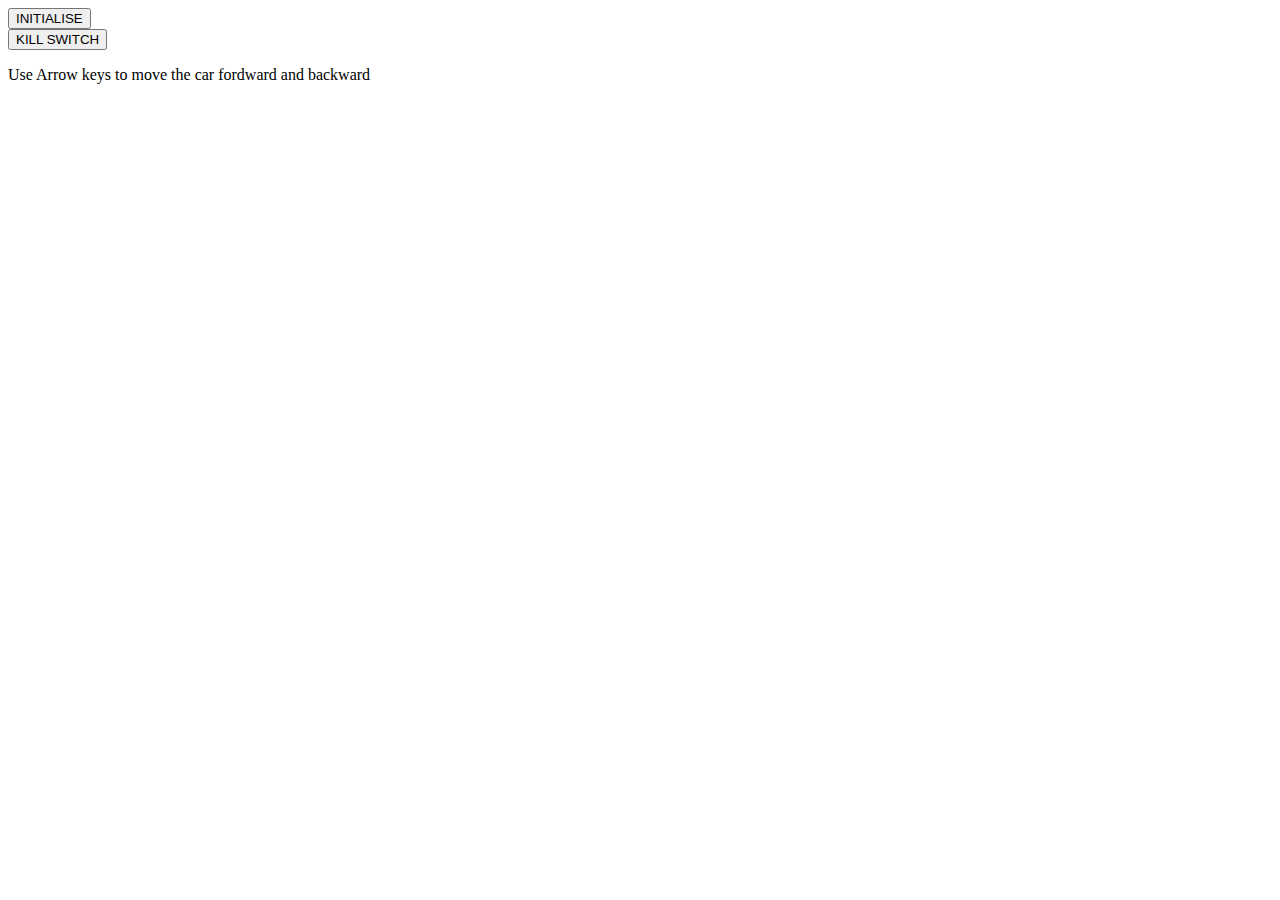
<file: Car Controller/templates/index.html>
<!DOCTYPE html>
<html lang="en">

<head>
    <meta charset="UTF-8">
    <meta http-equiv="X-UA-Compatible" content="IE=edge">
    <meta name="viewport" content="width=device-width, initial-scale=1.0">
    <title>FYP Project</title>

    <!-- Jquery CDN -->
    <script src="https://cdnjs.cloudflare.com/ajax/libs/jquery/3.6.0/jquery.js"
        integrity="sha512-n/4gHW3atM3QqRcbCn6ewmpxcLAHGaDjpEBu4xZd47N0W2oQ+6q7oc3PXstrJYXcbNU1OHdQ1T7pAP+gi5Yu8g=="
        crossorigin="anonymous"></script>

    <script>
        var CURRENT_CAR_STATUS = null;
        var CAR_INITIALISED = false;
        var BASE_URL = "";

        function initialise(){
            // TODO: make ajax call to do initial car setup
            // on success update car initialised

            $.get(`${BASE_URL}/api/v1/initialise_car_movement`, {}, (data) => {
                CAR_INITIALISED = true;
                CURRENT_CAR_STATUS = "STOP";
                console.log("INITIALISE CALL SUCCESSFUL: ", data);
            }, "json");
        }

        function move_forward(){
            // TODO: Make AJAX call to move car forward
            // on successful response, update CURRENT_CAR_STATUS

            if(!CAR_INITIALISED)
                return;
            if(CURRENT_CAR_STATUS === "FORWARD" || CURRENT_CAR_STATUS === "BACKWARD")
                return;
            console.log(CURRENT_CAR_STATUS);
            $.get(`${BASE_URL}/api/v1/move_forward`, {}, (data) => {
                CURRENT_CAR_STATUS = "FORWARD";
                console.log("MOVE FORWARD: ", data);
            }, "json");
        }

        function move_backward(){
            // TODO: Make AJAX call to move car backward
            // on successful response, update CURRENT_CAR_STATUS

            if(!CAR_INITIALISED)
                return;
            if(CURRENT_CAR_STATUS === "FORWARD" || CURRENT_CAR_STATUS === "BACKWARD")
                return;

            $.get(`${BASE_URL}/api/v1/move_backward`, {}, (data) => {
                CURRENT_CAR_STATUS = "BACKWARD";
                console.log("MOVE BACKWARD: ", data);
            }, "json");
        }

        function stop_car(){
            // TODO: Make AJAX call to move car backward
            // on successful response, update CURRENT_CAR_STATUS

            if(!CAR_INITIALISED)
                return;
            if(CURRENT_CAR_STATUS === "STOP")
                return;
            
            $.get(`${BASE_URL}/api/v1/stop`, {}, (data) => {
                CURRENT_CAR_STATUS = "STOP";
                console.log("CAR STOP: ", data);
            }, "json");
        }

        function kill_switch(){
            // TODO: kill raspberry pi pins, 
            // call GPIO.cleanup()

            if(!CAR_INITIALISED)
                return;
            
            $.get(`${BASE_URL}/api/v1/kill_switch`, {}, (data) => {
                CURRENT_CAR_STATUS = null;
                CAR_INITIALISED = false;
                console.log("KILL SWITCH: ", data);
            }, "json");
        }

        document.addEventListener("keydown", (e) => {
            if(!CAR_INITIALISED)
                return;

            switch(e.key){
                case "ArrowUp":
                    move_forward();
                    break;
                case "ArrowDown":
                    move_backward();
                    break;
                default:
                    break;
            }
        });

        document.addEventListener("keyup", (e) => {
            if(!CAR_INITIALISED)
                return;

            switch(e.key){
                case "ArrowUp":
                case "ArrowDown":
                    stop_car();
                    break;
                default:
                    break;
            }
        });
    </script>
</head>

<body>
    <button onclick="initialise()">INITIALISE</button>
    <br>
    <button onclick="kill_switch()">KILL SWITCH</button> 
    <p>Use Arrow keys to move the car fordward and backward</p>
</body>

</html>
</file>
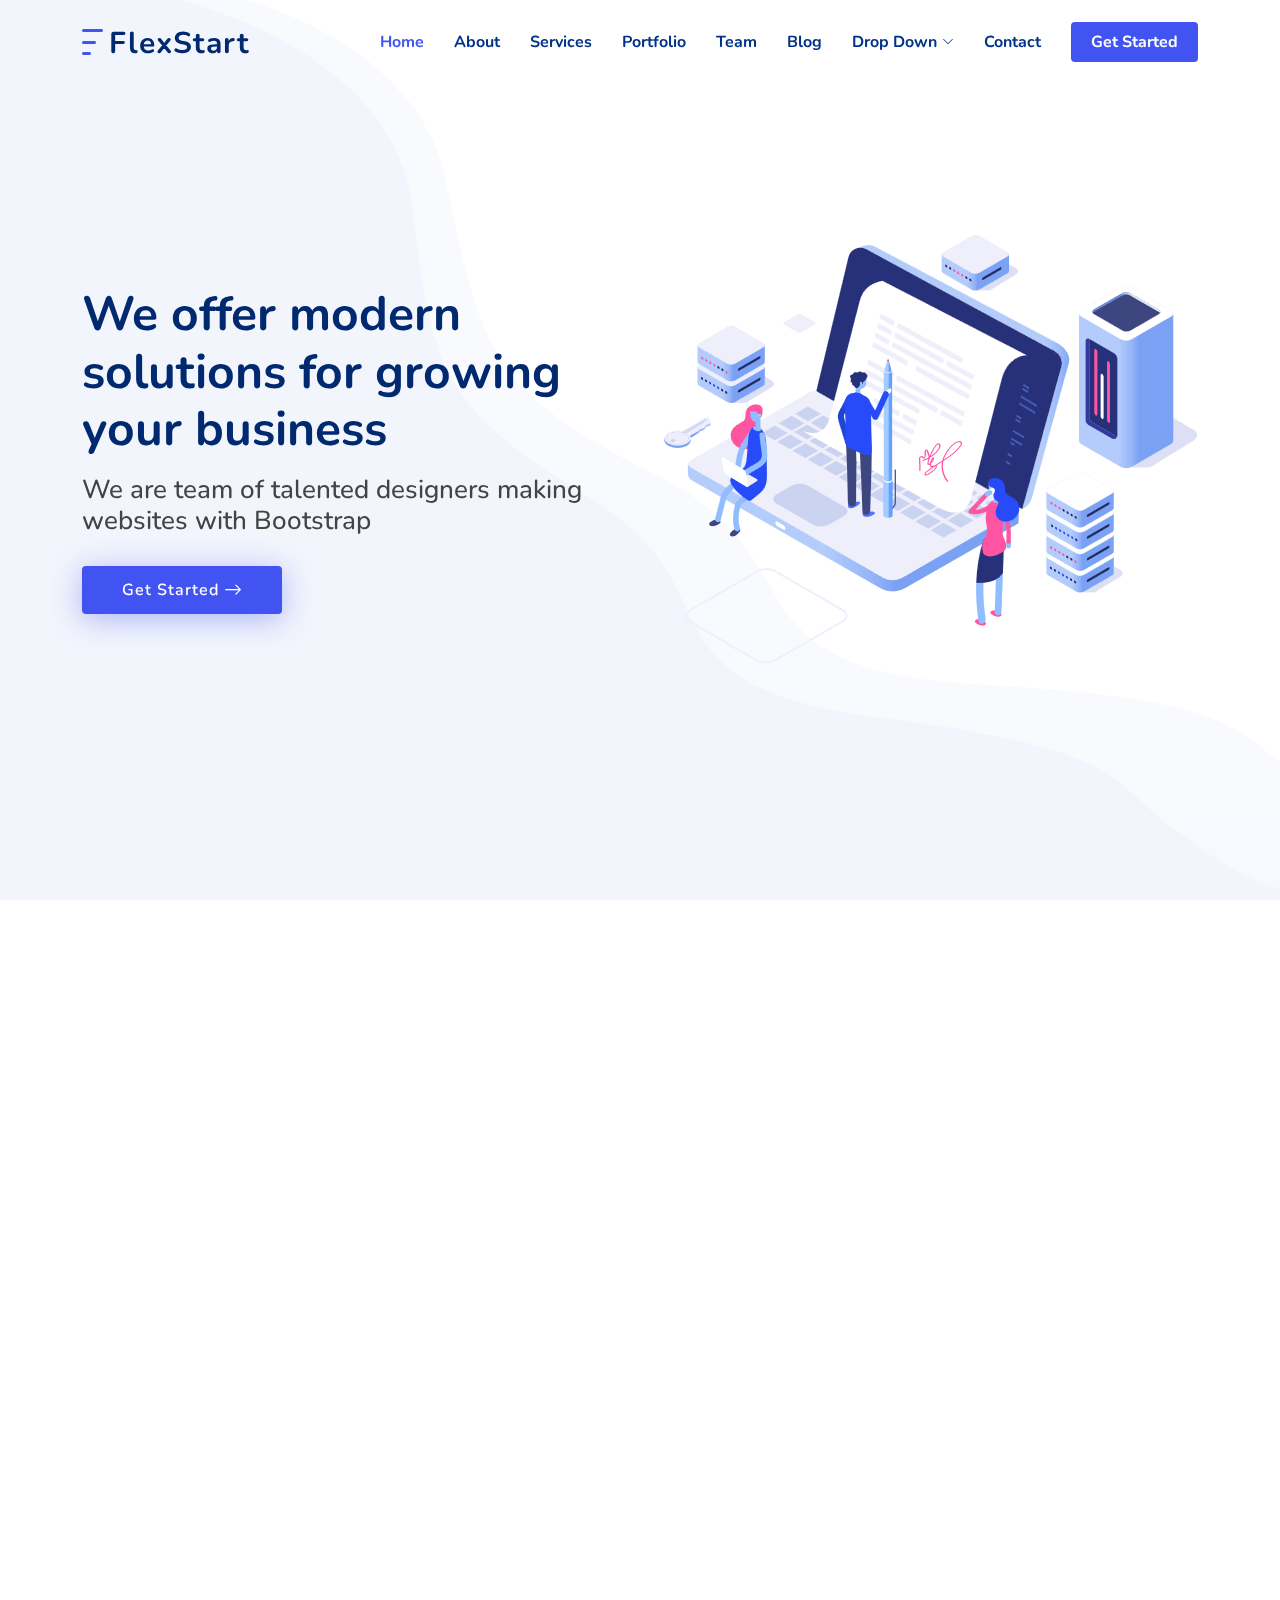
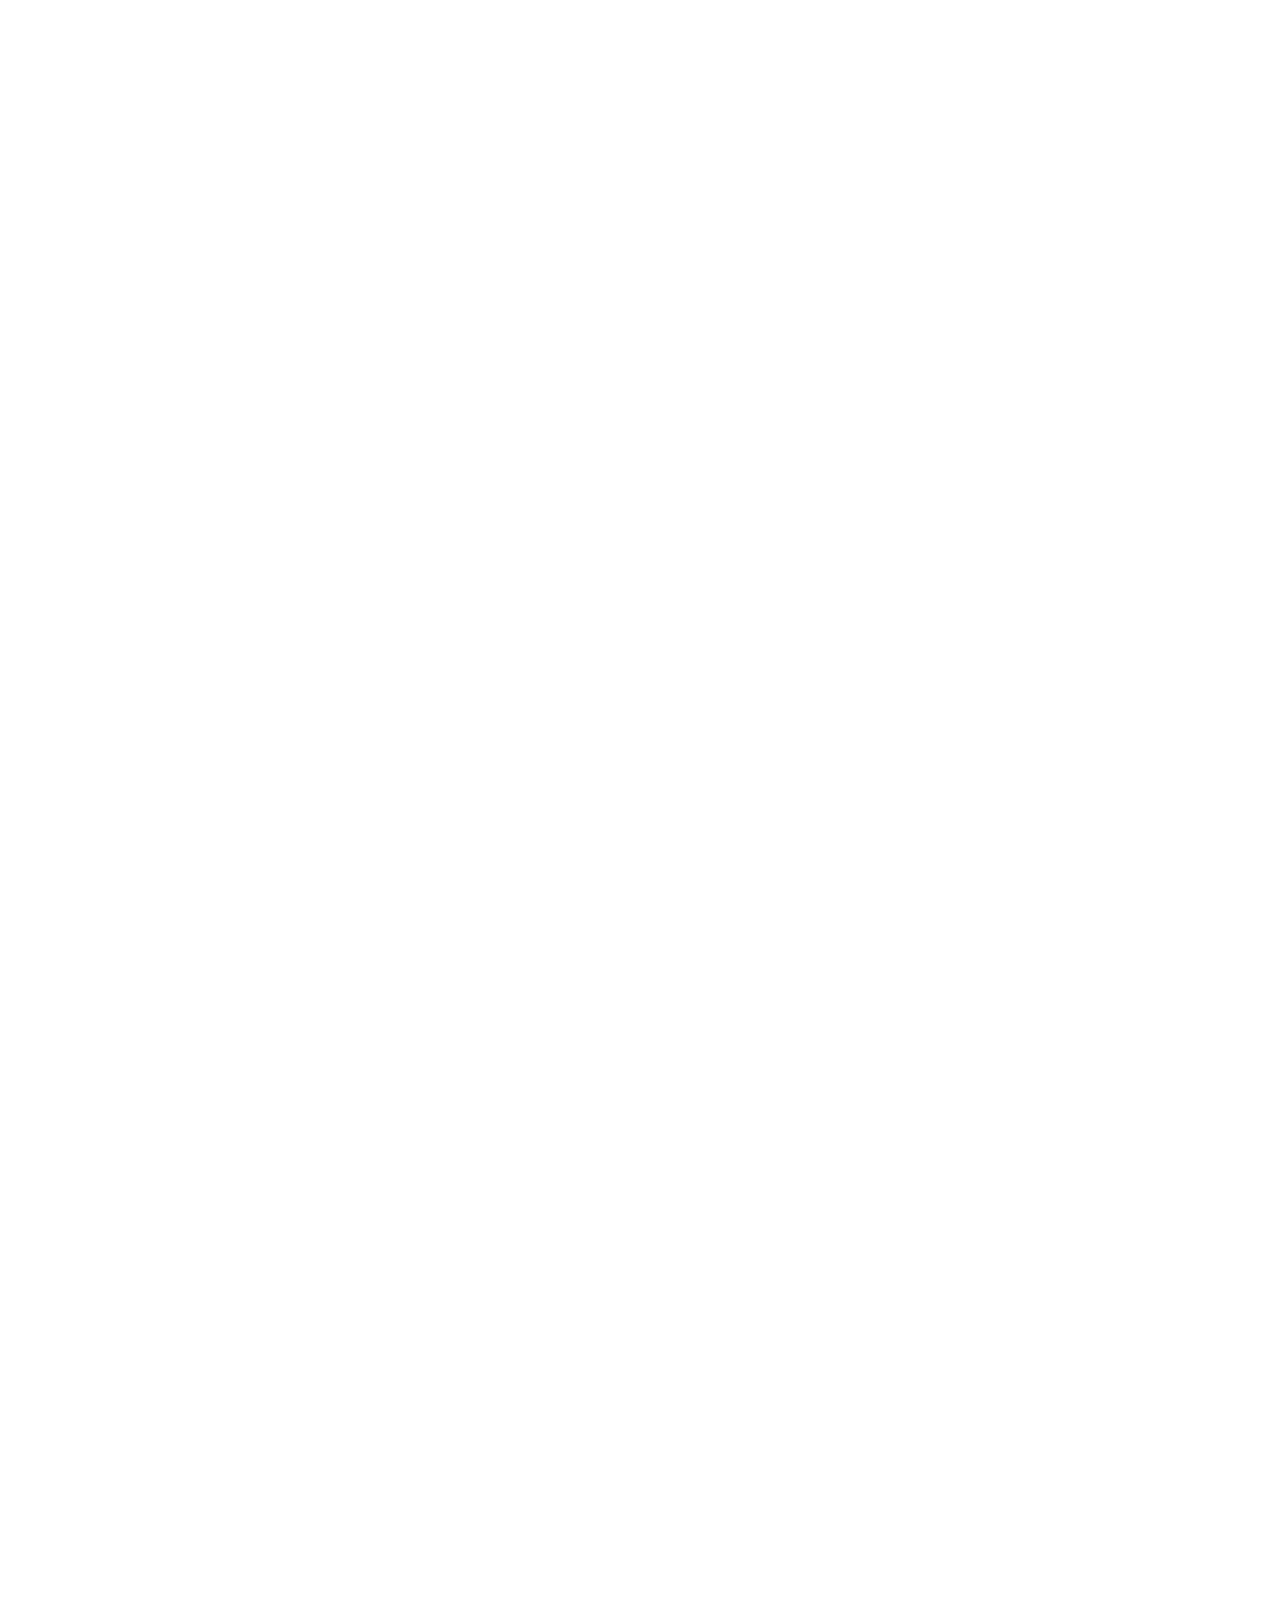
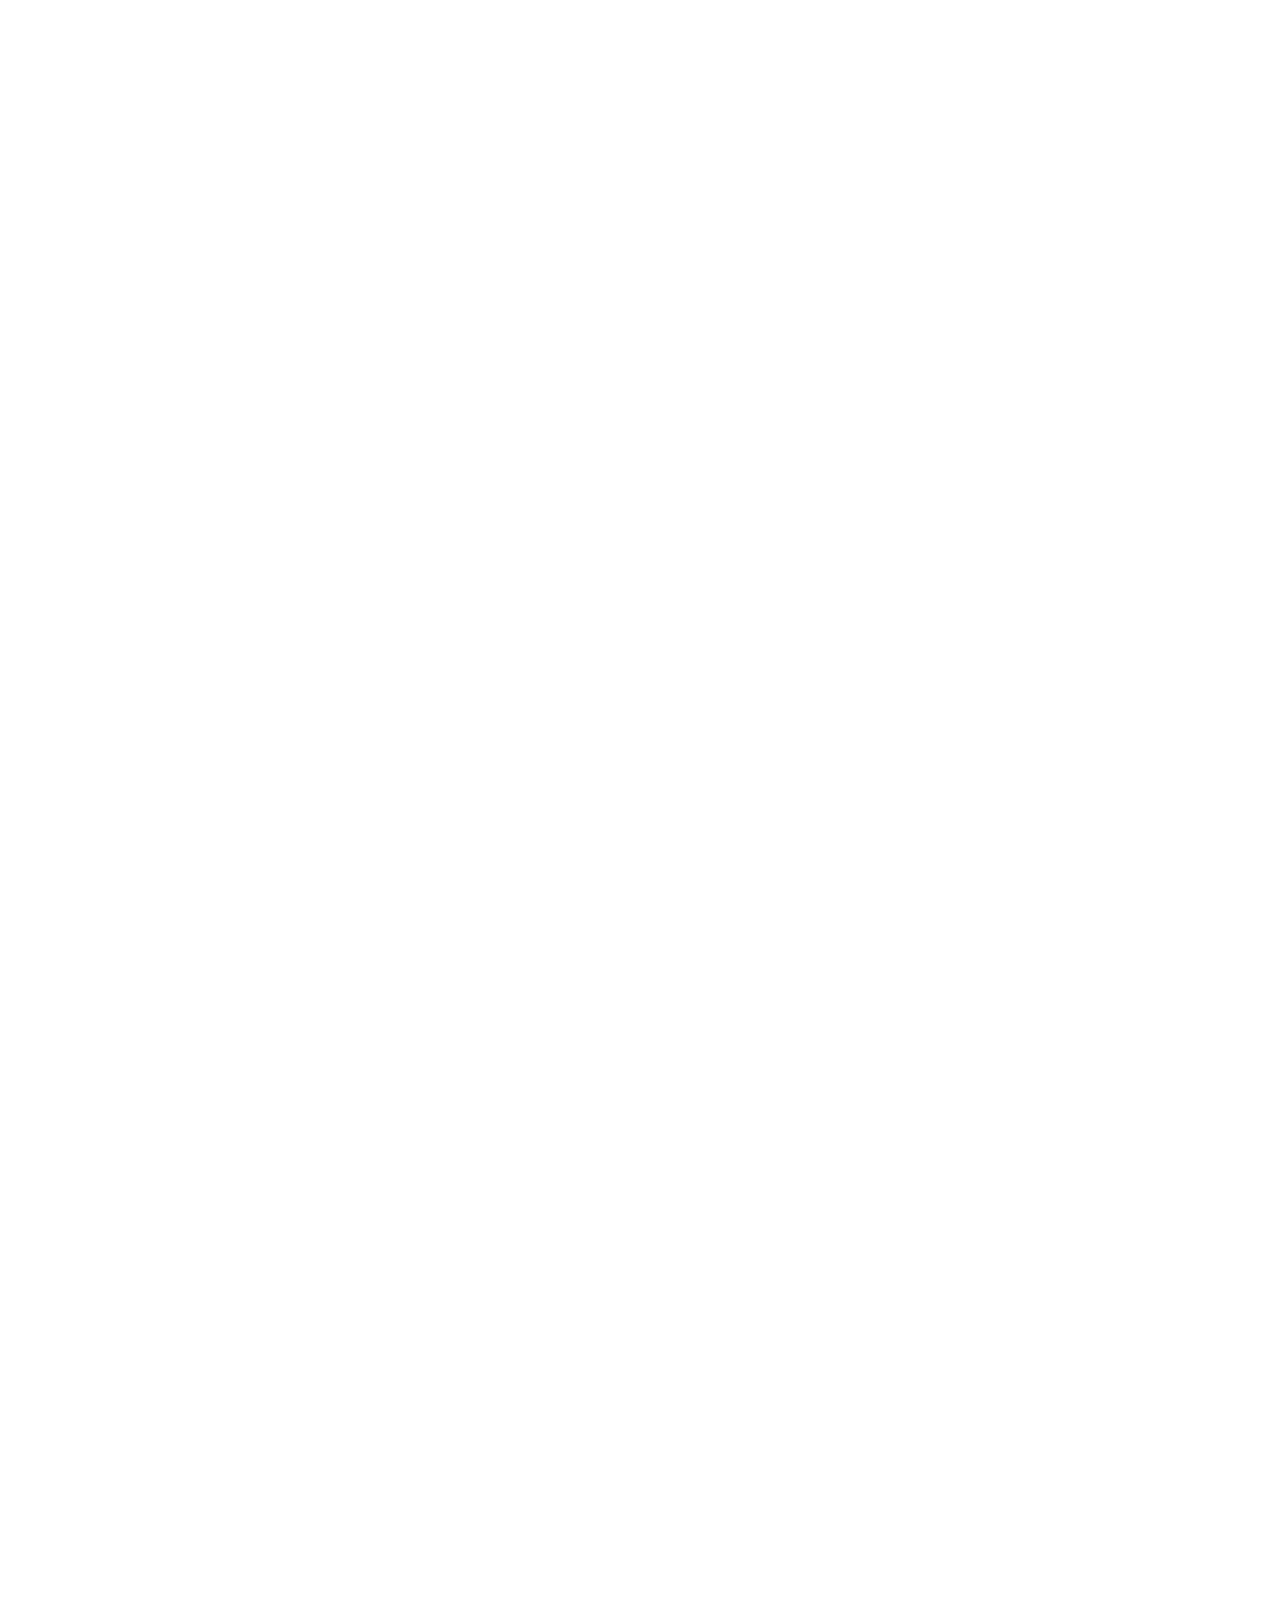
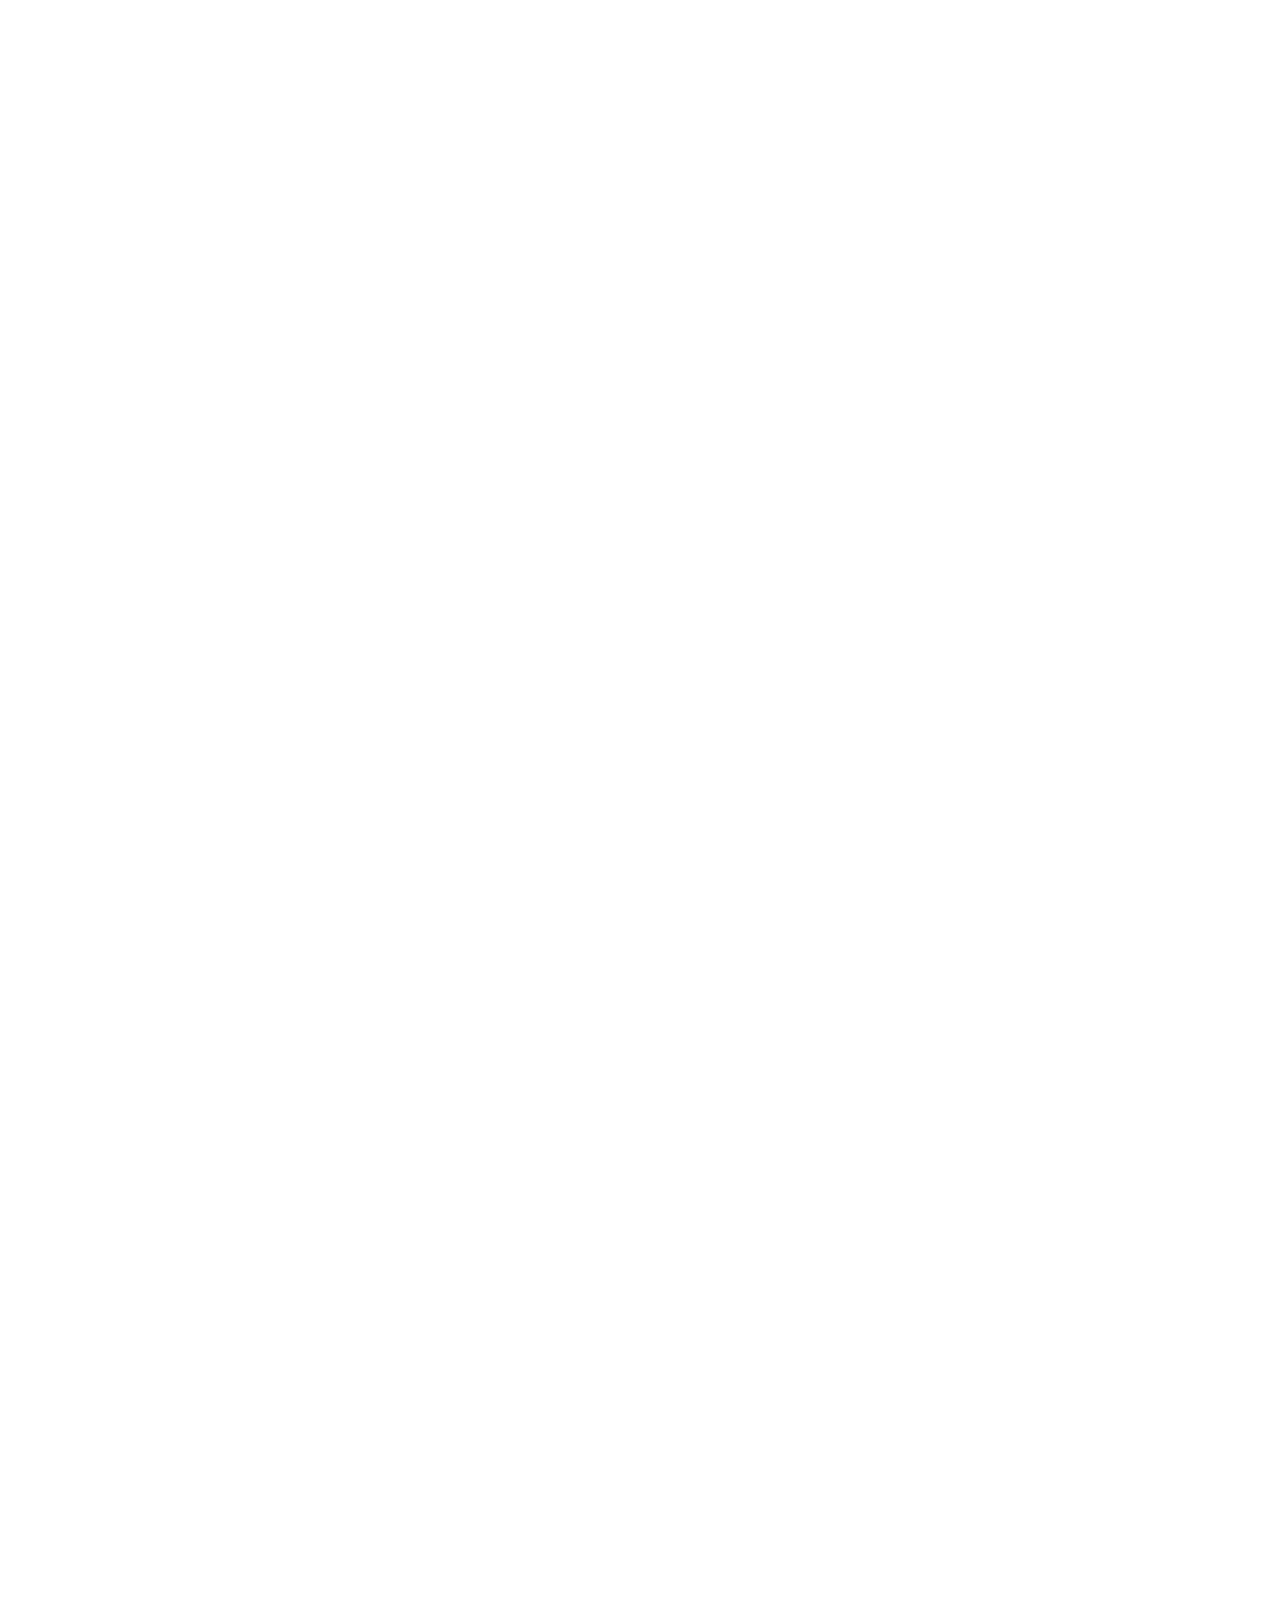
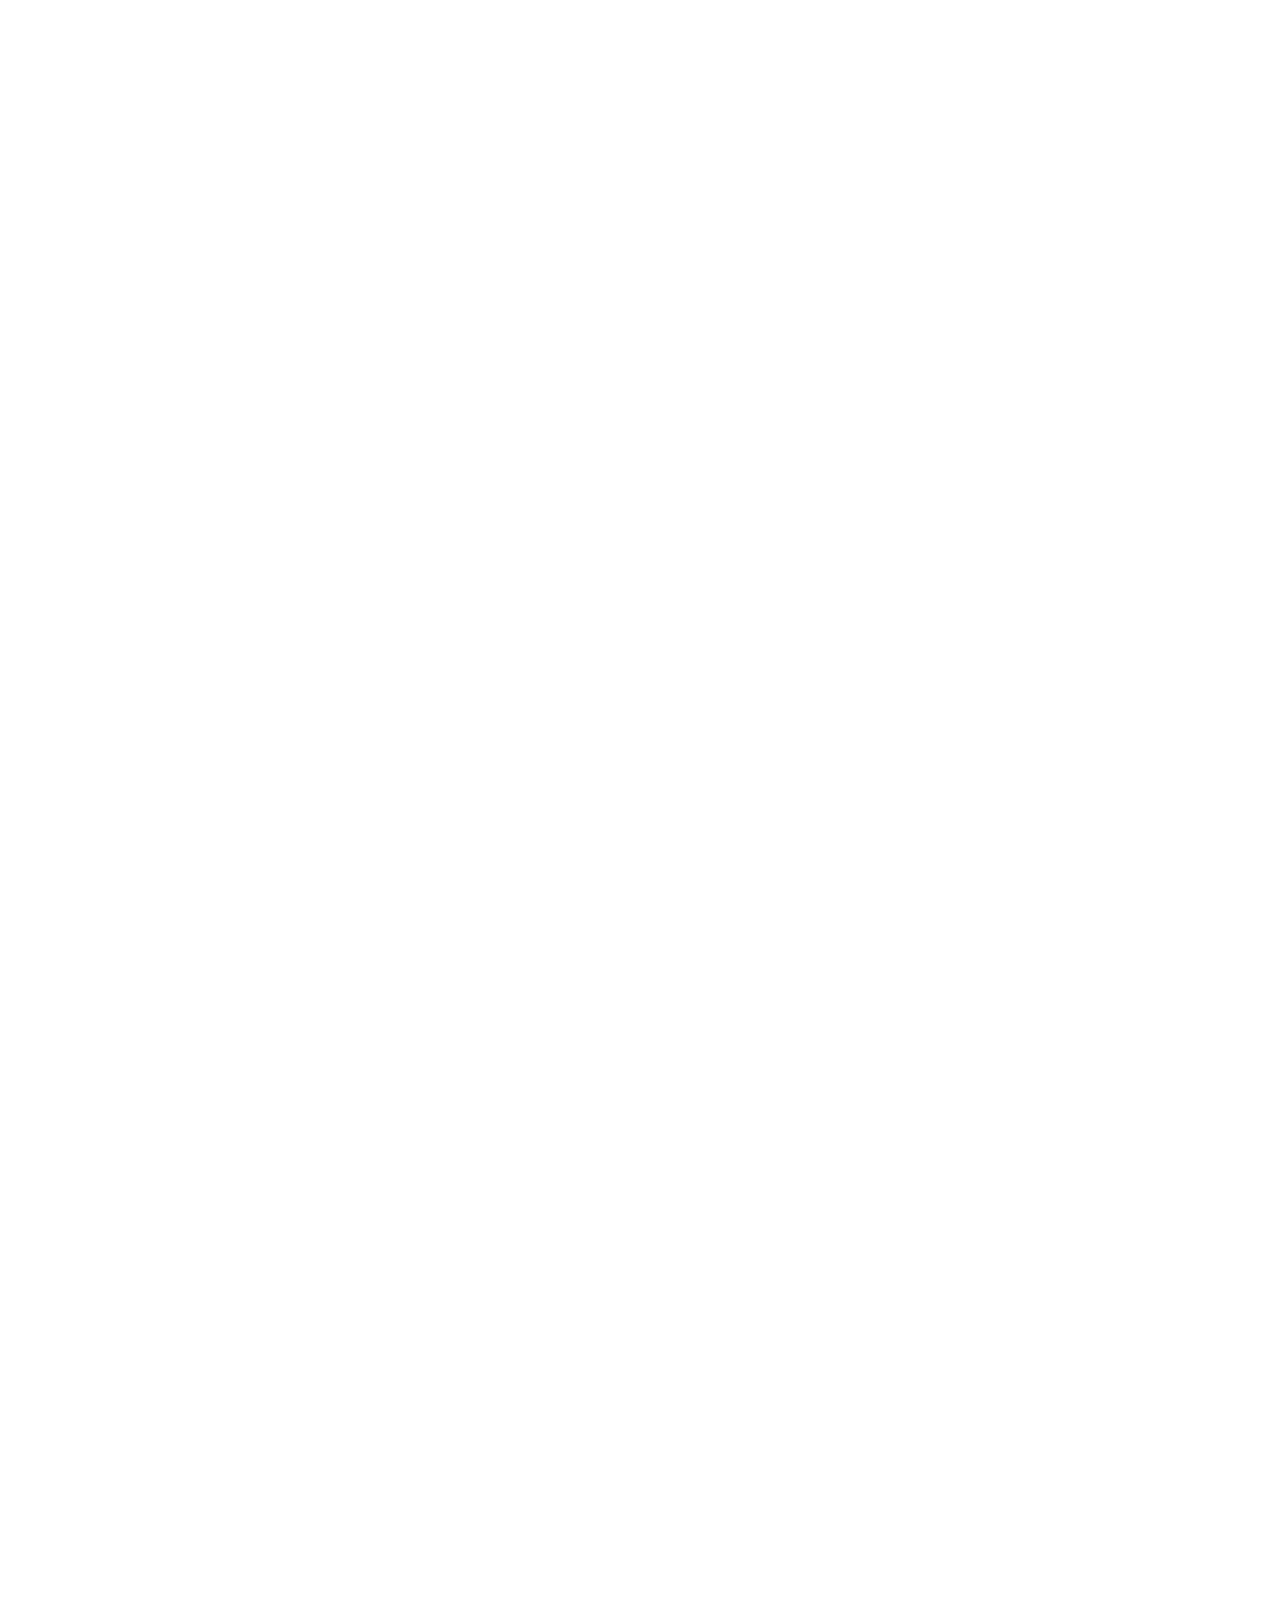
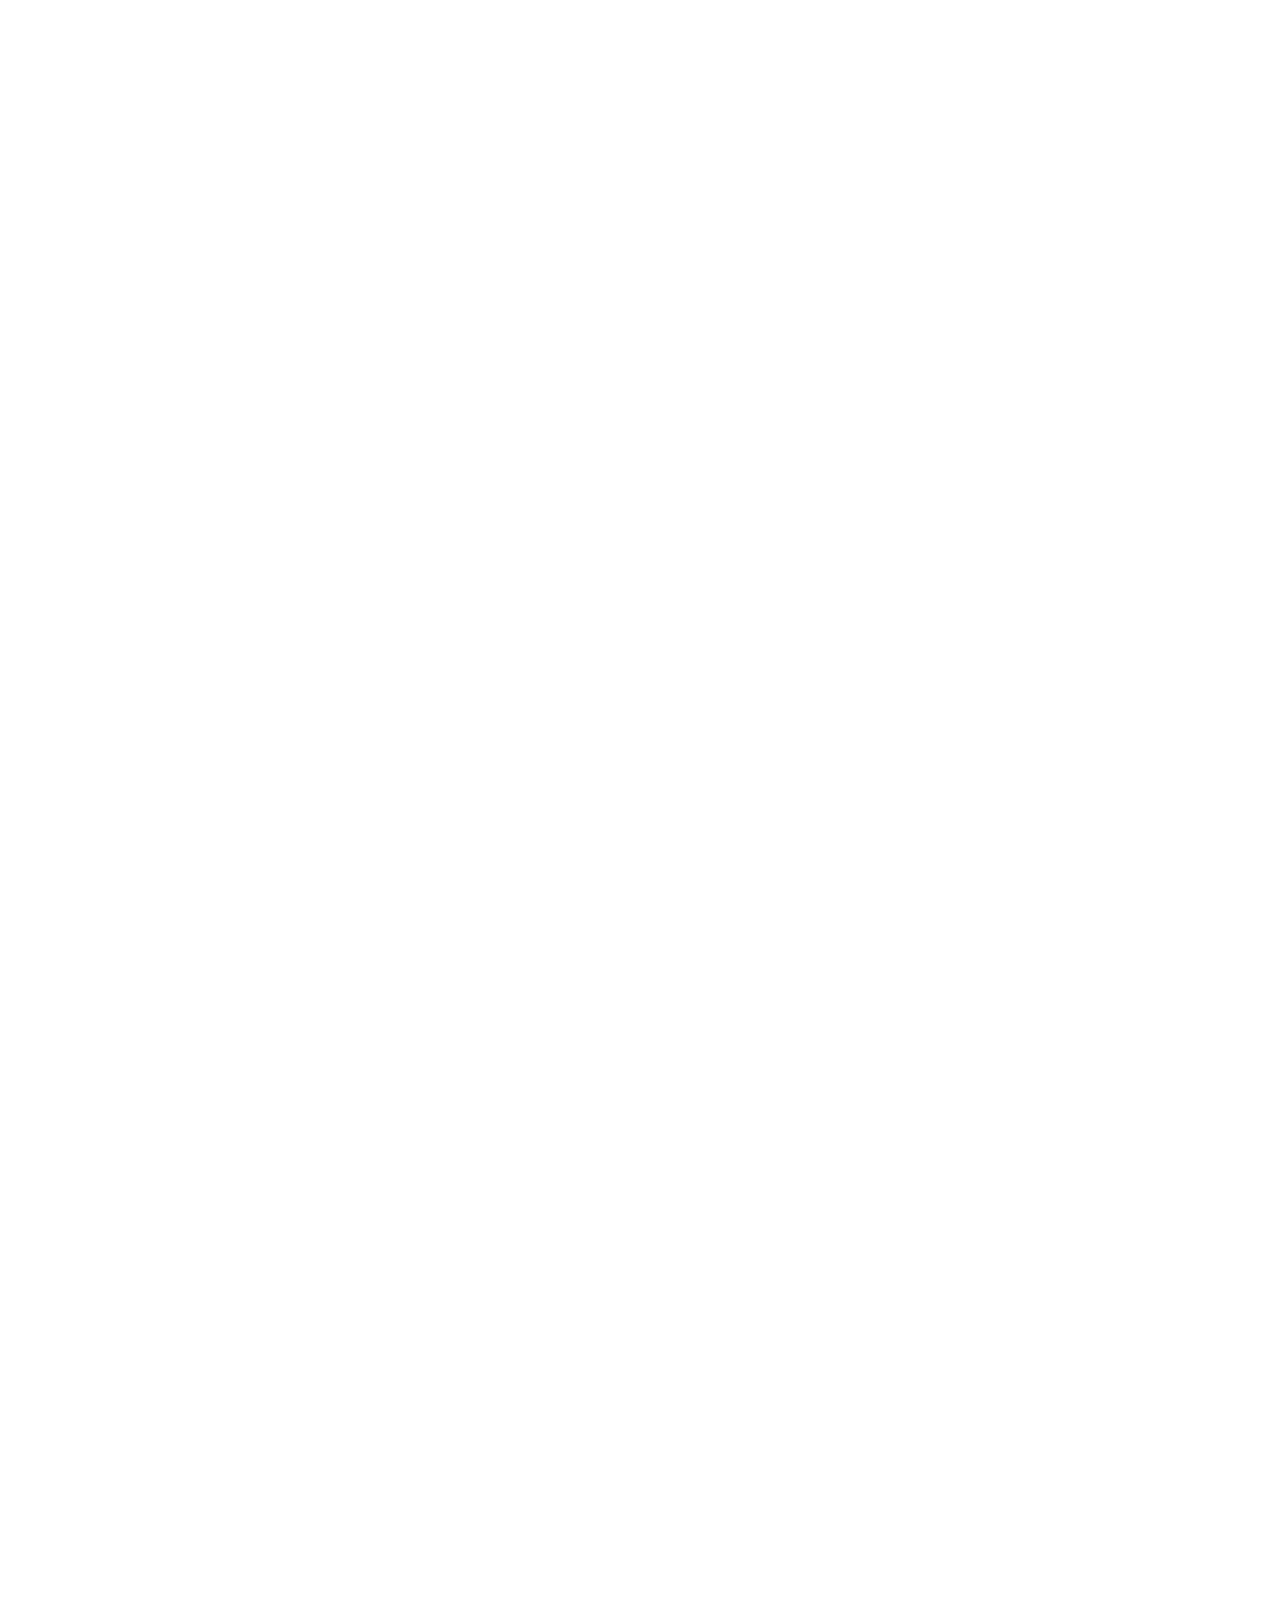
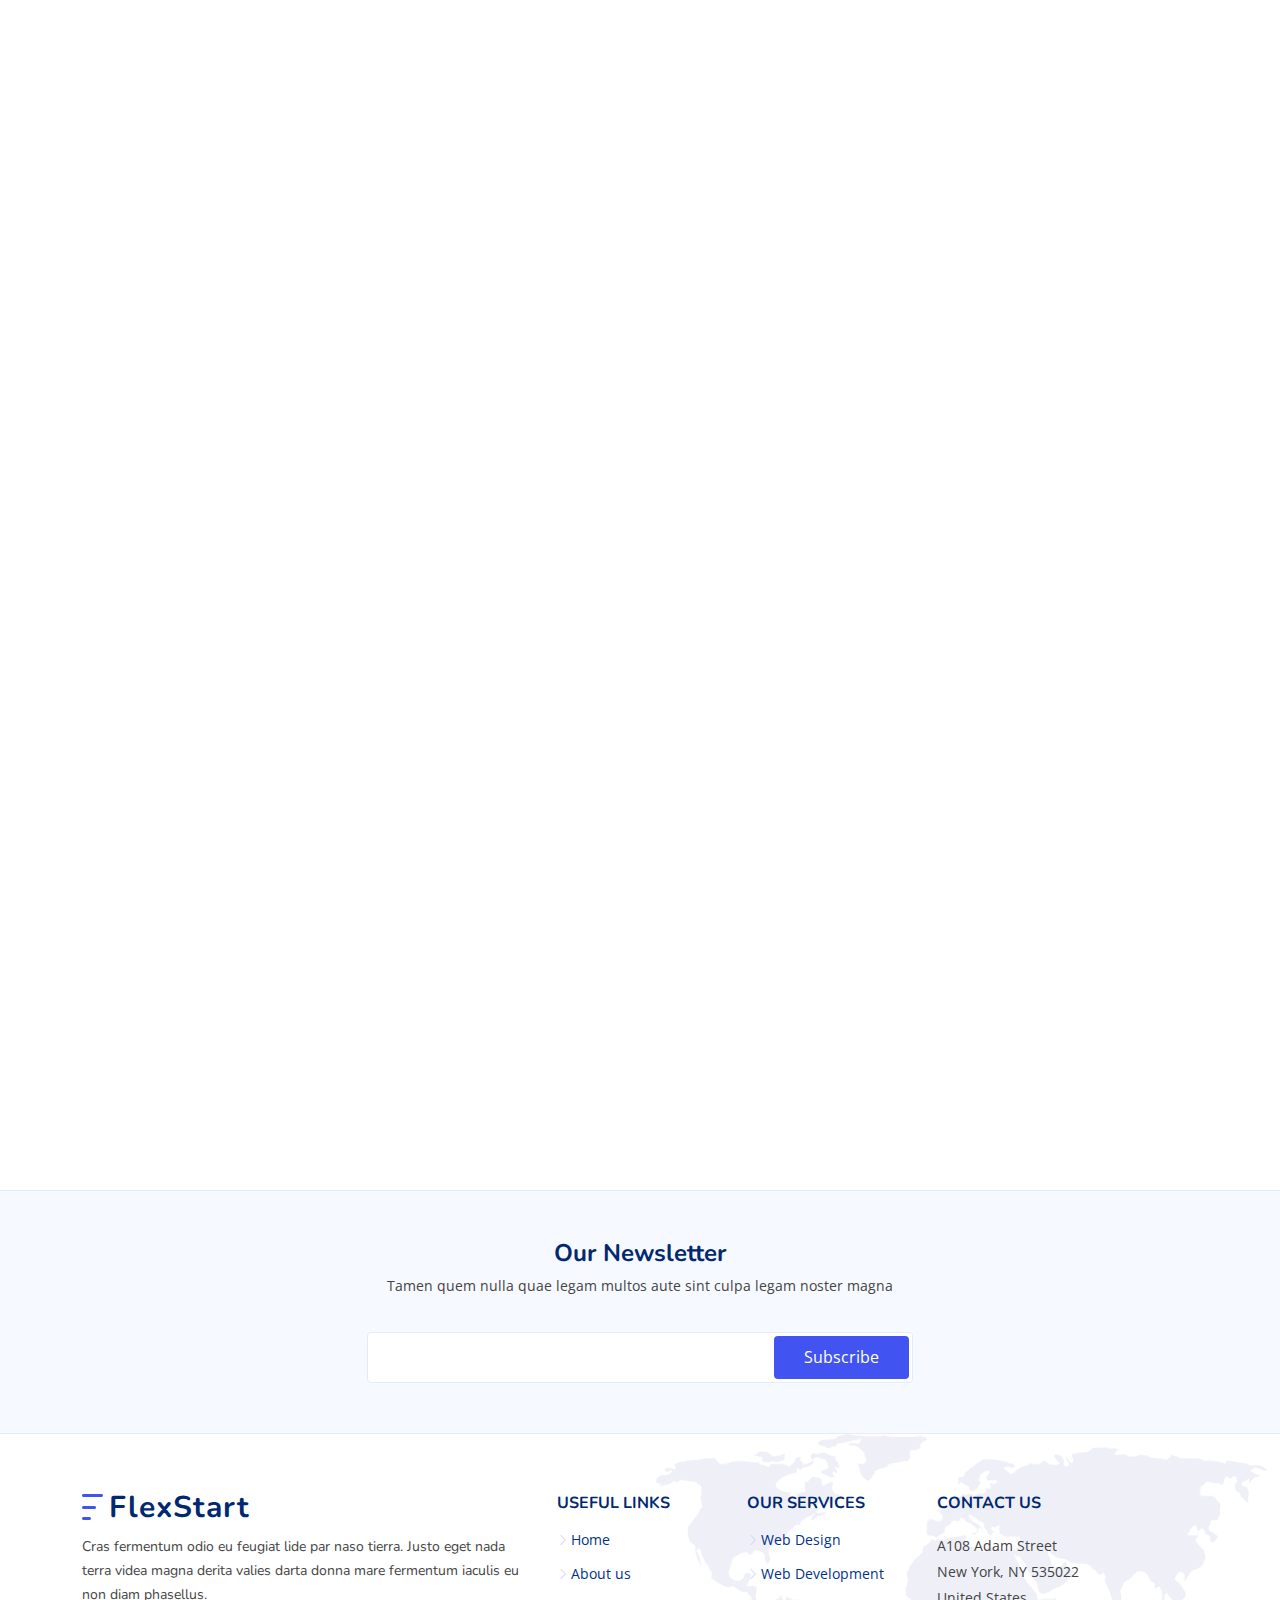
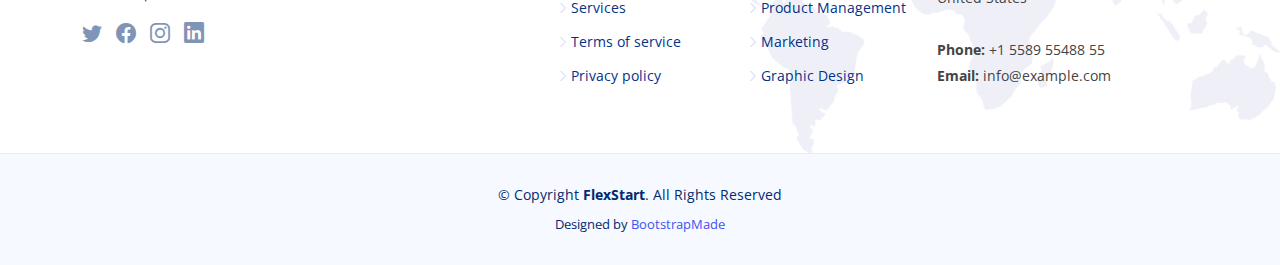
<file: website/FlexStart/index.html>
<!DOCTYPE html>
<html lang="en">

<head>
  <meta charset="utf-8">
  <meta content="width=device-width, initial-scale=1.0" name="viewport">

  <title>FlexStart Bootstrap Template - Index</title>
  <meta content="" name="description">

  <meta content="" name="keywords">

  <!-- Favicons -->
  <link href="assets/img/favicon.png" rel="icon">
  <link href="assets/img/apple-touch-icon.png" rel="apple-touch-icon">

  <!-- Google Fonts -->
  <link href="https://fonts.googleapis.com/css?family=Open+Sans:300,300i,400,400i,600,600i,700,700i|Nunito:300,300i,400,400i,600,600i,700,700i|Poppins:300,300i,400,400i,500,500i,600,600i,700,700i" rel="stylesheet">

  <!-- Vendor CSS Files -->
  <link href="assets/vendor/bootstrap/css/bootstrap.min.css" rel="stylesheet">
  <link href="assets/vendor/bootstrap-icons/bootstrap-icons.css" rel="stylesheet">
  <link href="assets/vendor/aos/aos.css" rel="stylesheet">
  <link href="assets/vendor/remixicon/remixicon.css" rel="stylesheet">
  <link href="assets/vendor/swiper/swiper-bundle.min.css" rel="stylesheet">
  <link href="assets/vendor/glightbox/css/glightbox.min.css" rel="stylesheet">

  <!-- Template Main CSS File -->
  <link href="assets/css/style.css" rel="stylesheet">

  <!-- =======================================================
  * Template Name: FlexStart - v1.4.0
  * Template URL: https://bootstrapmade.com/flexstart-bootstrap-startup-template/
  * Author: BootstrapMade.com
  * License: https://bootstrapmade.com/license/
  ======================================================== -->
</head>

<body>

  <!-- ======= Header ======= -->
  <header id="header" class="header fixed-top">
    <div class="container-fluid container-xl d-flex align-items-center justify-content-between">

      <a href="index.html" class="logo d-flex align-items-center">
        <img src="assets/img/logo.png" alt="">
        <span>FlexStart</span>
      </a>

      <nav id="navbar" class="navbar">
        <ul>
          <li><a class="nav-link scrollto active" href="#hero">Home</a></li>
          <li><a class="nav-link scrollto" href="#about">About</a></li>
          <li><a class="nav-link scrollto" href="#services">Services</a></li>
          <li><a class="nav-link scrollto" href="#portfolio">Portfolio</a></li>
          <li><a class="nav-link scrollto" href="#team">Team</a></li>
          <li><a href="blog.html">Blog</a></li>
          <li class="dropdown"><a href="#"><span>Drop Down</span> <i class="bi bi-chevron-down"></i></a>
            <ul>
              <li><a href="#">Drop Down 1</a></li>
              <li class="dropdown"><a href="#"><span>Deep Drop Down</span> <i class="bi bi-chevron-right"></i></a>
                <ul>
                  <li><a href="#">Deep Drop Down 1</a></li>
                  <li><a href="#">Deep Drop Down 2</a></li>
                  <li><a href="#">Deep Drop Down 3</a></li>
                  <li><a href="#">Deep Drop Down 4</a></li>
                  <li><a href="#">Deep Drop Down 5</a></li>
                </ul>
              </li>
              <li><a href="#">Drop Down 2</a></li>
              <li><a href="#">Drop Down 3</a></li>
              <li><a href="#">Drop Down 4</a></li>
            </ul>
          </li>
          <li><a class="nav-link scrollto" href="#contact">Contact</a></li>
          <li><a class="getstarted scrollto" href="#about">Get Started</a></li>
        </ul>
        <i class="bi bi-list mobile-nav-toggle"></i>
      </nav><!-- .navbar -->

    </div>
  </header><!-- End Header -->

  <!-- ======= Hero Section ======= -->
  <section id="hero" class="hero d-flex align-items-center">

    <div class="container">
      <div class="row">
        <div class="col-lg-6 d-flex flex-column justify-content-center">
          <h1 data-aos="fade-up">We offer modern solutions for growing your business</h1>
          <h2 data-aos="fade-up" data-aos-delay="400">We are team of talented designers making websites with Bootstrap</h2>
          <div data-aos="fade-up" data-aos-delay="600">
            <div class="text-center text-lg-start">
              <a href="#about" class="btn-get-started scrollto d-inline-flex align-items-center justify-content-center align-self-center">
                <span>Get Started</span>
                <i class="bi bi-arrow-right"></i>
              </a>
            </div>
          </div>
        </div>
        <div class="col-lg-6 hero-img" data-aos="zoom-out" data-aos-delay="200">
          <img src="assets/img/hero-img.png" class="img-fluid" alt="">
        </div>
      </div>
    </div>

  </section><!-- End Hero -->

  <main id="main">
    <!-- ======= About Section ======= -->
    <section id="about" class="about">

      <div class="container" data-aos="fade-up">
        <div class="row gx-0">

          <div class="col-lg-6 d-flex flex-column justify-content-center" data-aos="fade-up" data-aos-delay="200">
            <div class="content">
              <h3>Who We Are</h3>
              <h2>Expedita voluptas omnis cupiditate totam eveniet nobis sint iste. Dolores est repellat corrupti reprehenderit.</h2>
              <p>
                Quisquam vel ut sint cum eos hic dolores aperiam. Sed deserunt et. Inventore et et dolor consequatur itaque ut voluptate sed et. Magnam nam ipsum tenetur suscipit voluptatum nam et est corrupti.
              </p>
              <div class="text-center text-lg-start">
                <a href="#" class="btn-read-more d-inline-flex align-items-center justify-content-center align-self-center">
                  <span>Read More</span>
                  <i class="bi bi-arrow-right"></i>
                </a>
              </div>
            </div>
          </div>

          <div class="col-lg-6 d-flex align-items-center" data-aos="zoom-out" data-aos-delay="200">
            <img src="assets/img/about.jpg" class="img-fluid" alt="">
          </div>

        </div>
      </div>

    </section><!-- End About Section -->

    <!-- ======= Values Section ======= -->
    <section id="values" class="values">

      <div class="container" data-aos="fade-up">

        <header class="section-header">
          <h2>Our Values</h2>
          <p>Odit est perspiciatis laborum et dicta</p>
        </header>

        <div class="row">

          <div class="col-lg-4">
            <div class="box" data-aos="fade-up" data-aos-delay="200">
              <img src="assets/img/values-1.png" class="img-fluid" alt="">
              <h3>Ad cupiditate sed est odio</h3>
              <p>Eum ad dolor et. Autem aut fugiat debitis voluptatem consequuntur sit. Et veritatis id.</p>
            </div>
          </div>

          <div class="col-lg-4 mt-4 mt-lg-0">
            <div class="box" data-aos="fade-up" data-aos-delay="400">
              <img src="assets/img/values-2.png" class="img-fluid" alt="">
              <h3>Voluptatem voluptatum alias</h3>
              <p>Repudiandae amet nihil natus in distinctio suscipit id. Doloremque ducimus ea sit non.</p>
            </div>
          </div>

          <div class="col-lg-4 mt-4 mt-lg-0">
            <div class="box" data-aos="fade-up" data-aos-delay="600">
              <img src="assets/img/values-3.png" class="img-fluid" alt="">
              <h3>Fugit cupiditate alias nobis.</h3>
              <p>Quam rem vitae est autem molestias explicabo debitis sint. Vero aliquid quidem commodi.</p>
            </div>
          </div>

        </div>

      </div>

    </section><!-- End Values Section -->

    <!-- ======= Counts Section ======= -->
    <section id="counts" class="counts">
      <div class="container" data-aos="fade-up">

        <div class="row gy-4">

          <div class="col-lg-3 col-md-6">
            <div class="count-box">
              <i class="bi bi-emoji-smile"></i>
              <div>
                <span data-purecounter-start="0" data-purecounter-end="232" data-purecounter-duration="1" class="purecounter"></span>
                <p>Happy Clients</p>
              </div>
            </div>
          </div>

          <div class="col-lg-3 col-md-6">
            <div class="count-box">
              <i class="bi bi-journal-richtext" style="color: #ee6c20;"></i>
              <div>
                <span data-purecounter-start="0" data-purecounter-end="521" data-purecounter-duration="1" class="purecounter"></span>
                <p>Projects</p>
              </div>
            </div>
          </div>

          <div class="col-lg-3 col-md-6">
            <div class="count-box">
              <i class="bi bi-headset" style="color: #15be56;"></i>
              <div>
                <span data-purecounter-start="0" data-purecounter-end="1463" data-purecounter-duration="1" class="purecounter"></span>
                <p>Hours Of Support</p>
              </div>
            </div>
          </div>

          <div class="col-lg-3 col-md-6">
            <div class="count-box">
              <i class="bi bi-people" style="color: #bb0852;"></i>
              <div>
                <span data-purecounter-start="0" data-purecounter-end="15" data-purecounter-duration="1" class="purecounter"></span>
                <p>Hard Workers</p>
              </div>
            </div>
          </div>

        </div>

      </div>
    </section><!-- End Counts Section -->

    <!-- ======= Features Section ======= -->
    <section id="features" class="features">

      <div class="container" data-aos="fade-up">

        <header class="section-header">
          <h2>Features</h2>
          <p>Laboriosam et omnis fuga quis dolor direda fara</p>
        </header>

        <div class="row">

          <div class="col-lg-6">
            <img src="assets/img/features.png" class="img-fluid" alt="">
          </div>

          <div class="col-lg-6 mt-5 mt-lg-0 d-flex">
            <div class="row align-self-center gy-4">

              <div class="col-md-6" data-aos="zoom-out" data-aos-delay="200">
                <div class="feature-box d-flex align-items-center">
                  <i class="bi bi-check"></i>
                  <h3>Eos aspernatur rem</h3>
                </div>
              </div>

              <div class="col-md-6" data-aos="zoom-out" data-aos-delay="300">
                <div class="feature-box d-flex align-items-center">
                  <i class="bi bi-check"></i>
                  <h3>Facilis neque ipsa</h3>
                </div>
              </div>

              <div class="col-md-6" data-aos="zoom-out" data-aos-delay="400">
                <div class="feature-box d-flex align-items-center">
                  <i class="bi bi-check"></i>
                  <h3>Volup amet voluptas</h3>
                </div>
              </div>

              <div class="col-md-6" data-aos="zoom-out" data-aos-delay="500">
                <div class="feature-box d-flex align-items-center">
                  <i class="bi bi-check"></i>
                  <h3>Rerum omnis sint</h3>
                </div>
              </div>

              <div class="col-md-6" data-aos="zoom-out" data-aos-delay="600">
                <div class="feature-box d-flex align-items-center">
                  <i class="bi bi-check"></i>
                  <h3>Alias possimus</h3>
                </div>
              </div>

              <div class="col-md-6" data-aos="zoom-out" data-aos-delay="700">
                <div class="feature-box d-flex align-items-center">
                  <i class="bi bi-check"></i>
                  <h3>Repellendus mollitia</h3>
                </div>
              </div>

            </div>
          </div>

        </div> <!-- / row -->

        <!-- Feature Tabs -->
        <div class="row feture-tabs" data-aos="fade-up">
          <div class="col-lg-6">
            <h3>Neque officiis dolore maiores et exercitationem quae est seda lidera pat claero</h3>

            <!-- Tabs -->
            <ul class="nav nav-pills mb-3">
              <li>
                <a class="nav-link active" data-bs-toggle="pill" href="#tab1">Saepe fuga</a>
              </li>
              <li>
                <a class="nav-link" data-bs-toggle="pill" href="#tab2">Voluptates</a>
              </li>
              <li>
                <a class="nav-link" data-bs-toggle="pill" href="#tab3">Corrupti</a>
              </li>
            </ul><!-- End Tabs -->

            <!-- Tab Content -->
            <div class="tab-content">

              <div class="tab-pane fade show active" id="tab1">
                <p>Consequuntur inventore voluptates consequatur aut vel et. Eos doloribus expedita. Sapiente atque consequatur minima nihil quae aspernatur quo suscipit voluptatem.</p>
                <div class="d-flex align-items-center mb-2">
                  <i class="bi bi-check2"></i>
                  <h4>Repudiandae rerum velit modi et officia quasi facilis</h4>
                </div>
                <p>Laborum omnis voluptates voluptas qui sit aliquam blanditiis. Sapiente minima commodi dolorum non eveniet magni quaerat nemo et.</p>
                <div class="d-flex align-items-center mb-2">
                  <i class="bi bi-check2"></i>
                  <h4>Incidunt non veritatis illum ea ut nisi</h4>
                </div>
                <p>Non quod totam minus repellendus autem sint velit. Rerum debitis facere soluta tenetur. Iure molestiae assumenda sunt qui inventore eligendi voluptates nisi at. Dolorem quo tempora. Quia et perferendis.</p>
              </div><!-- End Tab 1 Content -->

              <div class="tab-pane fade show" id="tab2">
                <p>Consequuntur inventore voluptates consequatur aut vel et. Eos doloribus expedita. Sapiente atque consequatur minima nihil quae aspernatur quo suscipit voluptatem.</p>
                <div class="d-flex align-items-center mb-2">
                  <i class="bi bi-check2"></i>
                  <h4>Repudiandae rerum velit modi et officia quasi facilis</h4>
                </div>
                <p>Laborum omnis voluptates voluptas qui sit aliquam blanditiis. Sapiente minima commodi dolorum non eveniet magni quaerat nemo et.</p>
                <div class="d-flex align-items-center mb-2">
                  <i class="bi bi-check2"></i>
                  <h4>Incidunt non veritatis illum ea ut nisi</h4>
                </div>
                <p>Non quod totam minus repellendus autem sint velit. Rerum debitis facere soluta tenetur. Iure molestiae assumenda sunt qui inventore eligendi voluptates nisi at. Dolorem quo tempora. Quia et perferendis.</p>
              </div><!-- End Tab 2 Content -->

              <div class="tab-pane fade show" id="tab3">
                <p>Consequuntur inventore voluptates consequatur aut vel et. Eos doloribus expedita. Sapiente atque consequatur minima nihil quae aspernatur quo suscipit voluptatem.</p>
                <div class="d-flex align-items-center mb-2">
                  <i class="bi bi-check2"></i>
                  <h4>Repudiandae rerum velit modi et officia quasi facilis</h4>
                </div>
                <p>Laborum omnis voluptates voluptas qui sit aliquam blanditiis. Sapiente minima commodi dolorum non eveniet magni quaerat nemo et.</p>
                <div class="d-flex align-items-center mb-2">
                  <i class="bi bi-check2"></i>
                  <h4>Incidunt non veritatis illum ea ut nisi</h4>
                </div>
                <p>Non quod totam minus repellendus autem sint velit. Rerum debitis facere soluta tenetur. Iure molestiae assumenda sunt qui inventore eligendi voluptates nisi at. Dolorem quo tempora. Quia et perferendis.</p>
              </div><!-- End Tab 3 Content -->

            </div>

          </div>

          <div class="col-lg-6">
            <img src="assets/img/features-2.png" class="img-fluid" alt="">
          </div>

        </div><!-- End Feature Tabs -->

        <!-- Feature Icons -->
        <div class="row feature-icons" data-aos="fade-up">
          <h3>Ratione mollitia eos ab laudantium rerum beatae quo</h3>

          <div class="row">

            <div class="col-xl-4 text-center" data-aos="fade-right" data-aos-delay="100">
              <img src="assets/img/features-3.png" class="img-fluid p-4" alt="">
            </div>

            <div class="col-xl-8 d-flex content">
              <div class="row align-self-center gy-4">

                <div class="col-md-6 icon-box" data-aos="fade-up">
                  <i class="ri-line-chart-line"></i>
                  <div>
                    <h4>Corporis voluptates sit</h4>
                    <p>Consequuntur sunt aut quasi enim aliquam quae harum pariatur laboris nisi ut aliquip</p>
                  </div>
                </div>

                <div class="col-md-6 icon-box" data-aos="fade-up" data-aos-delay="100">
                  <i class="ri-stack-line"></i>
                  <div>
                    <h4>Ullamco laboris nisi</h4>
                    <p>Excepteur sint occaecat cupidatat non proident, sunt in culpa qui officia deserunt</p>
                  </div>
                </div>

                <div class="col-md-6 icon-box" data-aos="fade-up" data-aos-delay="200">
                  <i class="ri-brush-4-line"></i>
                  <div>
                    <h4>Labore consequatur</h4>
                    <p>Aut suscipit aut cum nemo deleniti aut omnis. Doloribus ut maiores omnis facere</p>
                  </div>
                </div>

                <div class="col-md-6 icon-box" data-aos="fade-up" data-aos-delay="300">
                  <i class="ri-magic-line"></i>
                  <div>
                    <h4>Beatae veritatis</h4>
                    <p>Expedita veritatis consequuntur nihil tempore laudantium vitae denat pacta</p>
                  </div>
                </div>

                <div class="col-md-6 icon-box" data-aos="fade-up" data-aos-delay="400">
                  <i class="ri-command-line"></i>
                  <div>
                    <h4>Molestiae dolor</h4>
                    <p>Et fuga et deserunt et enim. Dolorem architecto ratione tensa raptor marte</p>
                  </div>
                </div>

                <div class="col-md-6 icon-box" data-aos="fade-up" data-aos-delay="500">
                  <i class="ri-radar-line"></i>
                  <div>
                    <h4>Explicabo consectetur</h4>
                    <p>Est autem dicta beatae suscipit. Sint veritatis et sit quasi ab aut inventore</p>
                  </div>
                </div>

              </div>
            </div>

          </div>

        </div><!-- End Feature Icons -->

      </div>

    </section><!-- End Features Section -->

    <!-- ======= Services Section ======= -->
    <section id="services" class="services">

      <div class="container" data-aos="fade-up">

        <header class="section-header">
          <h2>Services</h2>
          <p>Veritatis et dolores facere numquam et praesentium</p>
        </header>

        <div class="row gy-4">

          <div class="col-lg-4 col-md-6" data-aos="fade-up" data-aos-delay="200">
            <div class="service-box blue">
              <i class="ri-discuss-line icon"></i>
              <h3>Nesciunt Mete</h3>
              <p>Provident nihil minus qui consequatur non omnis maiores. Eos accusantium minus dolores iure perferendis tempore et consequatur.</p>
              <a href="#" class="read-more"><span>Read More</span> <i class="bi bi-arrow-right"></i></a>
            </div>
          </div>

          <div class="col-lg-4 col-md-6" data-aos="fade-up" data-aos-delay="300">
            <div class="service-box orange">
              <i class="ri-discuss-line icon"></i>
              <h3>Eosle Commodi</h3>
              <p>Ut autem aut autem non a. Sint sint sit facilis nam iusto sint. Libero corrupti neque eum hic non ut nesciunt dolorem.</p>
              <a href="#" class="read-more"><span>Read More</span> <i class="bi bi-arrow-right"></i></a>
            </div>
          </div>

          <div class="col-lg-4 col-md-6" data-aos="fade-up" data-aos-delay="400">
            <div class="service-box green">
              <i class="ri-discuss-line icon"></i>
              <h3>Ledo Markt</h3>
              <p>Ut excepturi voluptatem nisi sed. Quidem fuga consequatur. Minus ea aut. Vel qui id voluptas adipisci eos earum corrupti.</p>
              <a href="#" class="read-more"><span>Read More</span> <i class="bi bi-arrow-right"></i></a>
            </div>
          </div>

          <div class="col-lg-4 col-md-6" data-aos="fade-up" data-aos-delay="500">
            <div class="service-box red">
              <i class="ri-discuss-line icon"></i>
              <h3>Asperiores Commodi</h3>
              <p>Non et temporibus minus omnis sed dolor esse consequatur. Cupiditate sed error ea fuga sit provident adipisci neque.</p>
              <a href="#" class="read-more"><span>Read More</span> <i class="bi bi-arrow-right"></i></a>
            </div>
          </div>

          <div class="col-lg-4 col-md-6" data-aos="fade-up" data-aos-delay="600">
            <div class="service-box purple">
              <i class="ri-discuss-line icon"></i>
              <h3>Velit Doloremque.</h3>
              <p>Cumque et suscipit saepe. Est maiores autem enim facilis ut aut ipsam corporis aut. Sed animi at autem alias eius labore.</p>
              <a href="#" class="read-more"><span>Read More</span> <i class="bi bi-arrow-right"></i></a>
            </div>
          </div>

          <div class="col-lg-4 col-md-6" data-aos="fade-up" data-aos-delay="700">
            <div class="service-box pink">
              <i class="ri-discuss-line icon"></i>
              <h3>Dolori Architecto</h3>
              <p>Hic molestias ea quibusdam eos. Fugiat enim doloremque aut neque non et debitis iure. Corrupti recusandae ducimus enim.</p>
              <a href="#" class="read-more"><span>Read More</span> <i class="bi bi-arrow-right"></i></a>
            </div>
          </div>

        </div>

      </div>

    </section><!-- End Services Section -->

    <!-- ======= Pricing Section ======= -->
    <section id="pricing" class="pricing">

      <div class="container" data-aos="fade-up">

        <header class="section-header">
          <h2>Pricing</h2>
          <p>Check our Pricing</p>
        </header>

        <div class="row gy-4" data-aos="fade-left">

          <div class="col-lg-3 col-md-6" data-aos="zoom-in" data-aos-delay="100">
            <div class="box">
              <h3 style="color: #07d5c0;">Free Plan</h3>
              <div class="price"><sup>$</sup>0<span> / mo</span></div>
              <img src="assets/img/pricing-free.png" class="img-fluid" alt="">
              <ul>
                <li>Aida dere</li>
                <li>Nec feugiat nisl</li>
                <li>Nulla at volutpat dola</li>
                <li class="na">Pharetra massa</li>
                <li class="na">Massa ultricies mi</li>
              </ul>
              <a href="#" class="btn-buy">Buy Now</a>
            </div>
          </div>

          <div class="col-lg-3 col-md-6" data-aos="zoom-in" data-aos-delay="200">
            <div class="box">
              <span class="featured">Featured</span>
              <h3 style="color: #65c600;">Starter Plan</h3>
              <div class="price"><sup>$</sup>19<span> / mo</span></div>
              <img src="assets/img/pricing-starter.png" class="img-fluid" alt="">
              <ul>
                <li>Aida dere</li>
                <li>Nec feugiat nisl</li>
                <li>Nulla at volutpat dola</li>
                <li>Pharetra massa</li>
                <li class="na">Massa ultricies mi</li>
              </ul>
              <a href="#" class="btn-buy">Buy Now</a>
            </div>
          </div>

          <div class="col-lg-3 col-md-6" data-aos="zoom-in" data-aos-delay="300">
            <div class="box">
              <h3 style="color: #ff901c;">Business Plan</h3>
              <div class="price"><sup>$</sup>29<span> / mo</span></div>
              <img src="assets/img/pricing-business.png" class="img-fluid" alt="">
              <ul>
                <li>Aida dere</li>
                <li>Nec feugiat nisl</li>
                <li>Nulla at volutpat dola</li>
                <li>Pharetra massa</li>
                <li>Massa ultricies mi</li>
              </ul>
              <a href="#" class="btn-buy">Buy Now</a>
            </div>
          </div>

          <div class="col-lg-3 col-md-6" data-aos="zoom-in" data-aos-delay="400">
            <div class="box">
              <h3 style="color: #ff0071;">Ultimate Plan</h3>
              <div class="price"><sup>$</sup>49<span> / mo</span></div>
              <img src="assets/img/pricing-ultimate.png" class="img-fluid" alt="">
              <ul>
                <li>Aida dere</li>
                <li>Nec feugiat nisl</li>
                <li>Nulla at volutpat dola</li>
                <li>Pharetra massa</li>
                <li>Massa ultricies mi</li>
              </ul>
              <a href="#" class="btn-buy">Buy Now</a>
            </div>
          </div>

        </div>

      </div>

    </section><!-- End Pricing Section -->

    <!-- ======= F.A.Q Section ======= -->
    <section id="faq" class="faq">

      <div class="container" data-aos="fade-up">

        <header class="section-header">
          <h2>F.A.Q</h2>
          <p>Frequently Asked Questions</p>
        </header>

        <div class="row">
          <div class="col-lg-6">
            <!-- F.A.Q List 1-->
            <div class="accordion accordion-flush" id="faqlist1">
              <div class="accordion-item">
                <h2 class="accordion-header">
                  <button class="accordion-button collapsed" type="button" data-bs-toggle="collapse" data-bs-target="#faq-content-1">
                    Non consectetur a erat nam at lectus urna duis?
                  </button>
                </h2>
                <div id="faq-content-1" class="accordion-collapse collapse" data-bs-parent="#faqlist1">
                  <div class="accordion-body">
                    Feugiat pretium nibh ipsum consequat. Tempus iaculis urna id volutpat lacus laoreet non curabitur gravida. Venenatis lectus magna fringilla urna porttitor rhoncus dolor purus non.
                  </div>
                </div>
              </div>

              <div class="accordion-item">
                <h2 class="accordion-header">
                  <button class="accordion-button collapsed" type="button" data-bs-toggle="collapse" data-bs-target="#faq-content-2">
                    Feugiat scelerisque varius morbi enim nunc faucibus a pellentesque?
                  </button>
                </h2>
                <div id="faq-content-2" class="accordion-collapse collapse" data-bs-parent="#faqlist1">
                  <div class="accordion-body">
                    Dolor sit amet consectetur adipiscing elit pellentesque habitant morbi. Id interdum velit laoreet id donec ultrices. Fringilla phasellus faucibus scelerisque eleifend donec pretium. Est pellentesque elit ullamcorper dignissim. Mauris ultrices eros in cursus turpis massa tincidunt dui.
                  </div>
                </div>
              </div>

              <div class="accordion-item">
                <h2 class="accordion-header">
                  <button class="accordion-button collapsed" type="button" data-bs-toggle="collapse" data-bs-target="#faq-content-3">
                    Dolor sit amet consectetur adipiscing elit pellentesque habitant morbi?
                  </button>
                </h2>
                <div id="faq-content-3" class="accordion-collapse collapse" data-bs-parent="#faqlist1">
                  <div class="accordion-body">
                    Eleifend mi in nulla posuere sollicitudin aliquam ultrices sagittis orci. Faucibus pulvinar elementum integer enim. Sem nulla pharetra diam sit amet nisl suscipit. Rutrum tellus pellentesque eu tincidunt. Lectus urna duis convallis convallis tellus. Urna molestie at elementum eu facilisis sed odio morbi quis
                  </div>
                </div>
              </div>

            </div>
          </div>

          <div class="col-lg-6">

            <!-- F.A.Q List 2-->
            <div class="accordion accordion-flush" id="faqlist2">

              <div class="accordion-item">
                <h2 class="accordion-header">
                  <button class="accordion-button collapsed" type="button" data-bs-toggle="collapse" data-bs-target="#faq2-content-1">
                    Ac odio tempor orci dapibus. Aliquam eleifend mi in nulla?
                  </button>
                </h2>
                <div id="faq2-content-1" class="accordion-collapse collapse" data-bs-parent="#faqlist2">
                  <div class="accordion-body">
                    Dolor sit amet consectetur adipiscing elit pellentesque habitant morbi. Id interdum velit laoreet id donec ultrices. Fringilla phasellus faucibus scelerisque eleifend donec pretium. Est pellentesque elit ullamcorper dignissim. Mauris ultrices eros in cursus turpis massa tincidunt dui.
                  </div>
                </div>
              </div>

              <div class="accordion-item">
                <h2 class="accordion-header">
                  <button class="accordion-button collapsed" type="button" data-bs-toggle="collapse" data-bs-target="#faq2-content-2">
                    Tempus quam pellentesque nec nam aliquam sem et tortor consequat?
                  </button>
                </h2>
                <div id="faq2-content-2" class="accordion-collapse collapse" data-bs-parent="#faqlist2">
                  <div class="accordion-body">
                    Molestie a iaculis at erat pellentesque adipiscing commodo. Dignissim suspendisse in est ante in. Nunc vel risus commodo viverra maecenas accumsan. Sit amet nisl suscipit adipiscing bibendum est. Purus gravida quis blandit turpis cursus in
                  </div>
                </div>
              </div>

              <div class="accordion-item">
                <h2 class="accordion-header">
                  <button class="accordion-button collapsed" type="button" data-bs-toggle="collapse" data-bs-target="#faq2-content-3">
                    Varius vel pharetra vel turpis nunc eget lorem dolor?
                  </button>
                </h2>
                <div id="faq2-content-3" class="accordion-collapse collapse" data-bs-parent="#faqlist2">
                  <div class="accordion-body">
                    Laoreet sit amet cursus sit amet dictum sit amet justo. Mauris vitae ultricies leo integer malesuada nunc vel. Tincidunt eget nullam non nisi est sit amet. Turpis nunc eget lorem dolor sed. Ut venenatis tellus in metus vulputate eu scelerisque. Pellentesque diam volutpat commodo sed egestas egestas fringilla phasellus faucibus. Nibh tellus molestie nunc non blandit massa enim nec.
                  </div>
                </div>
              </div>

            </div>
          </div>

        </div>

      </div>

    </section><!-- End F.A.Q Section -->

    <!-- ======= Portfolio Section ======= -->
    <section id="portfolio" class="portfolio">

      <div class="container" data-aos="fade-up">

        <header class="section-header">
          <h2>Portfolio</h2>
          <p>Check our latest work</p>
        </header>

        <div class="row" data-aos="fade-up" data-aos-delay="100">
          <div class="col-lg-12 d-flex justify-content-center">
            <ul id="portfolio-flters">
              <li data-filter="*" class="filter-active">All</li>
              <li data-filter=".filter-app">App</li>
              <li data-filter=".filter-card">Card</li>
              <li data-filter=".filter-web">Web</li>
            </ul>
          </div>
        </div>

        <div class="row gy-4 portfolio-container" data-aos="fade-up" data-aos-delay="200">

          <div class="col-lg-4 col-md-6 portfolio-item filter-app">
            <div class="portfolio-wrap">
              <img src="assets/img/portfolio/portfolio-1.jpg" class="img-fluid" alt="">
              <div class="portfolio-info">
                <h4>App 1</h4>
                <p>App</p>
                <div class="portfolio-links">
                  <a href="assets/img/portfolio/portfolio-1.jpg" data-gallery="portfolioGallery" class="portfokio-lightbox" title="App 1"><i class="bi bi-plus"></i></a>
                  <a href="portfolio-details.html" title="More Details"><i class="bi bi-link"></i></a>
                </div>
              </div>
            </div>
          </div>

          <div class="col-lg-4 col-md-6 portfolio-item filter-web">
            <div class="portfolio-wrap">
              <img src="assets/img/portfolio/portfolio-2.jpg" class="img-fluid" alt="">
              <div class="portfolio-info">
                <h4>Web 3</h4>
                <p>Web</p>
                <div class="portfolio-links">
                  <a href="assets/img/portfolio/portfolio-2.jpg" data-gallery="portfolioGallery" class="portfokio-lightbox" title="Web 3"><i class="bi bi-plus"></i></a>
                  <a href="portfolio-details.html" title="More Details"><i class="bi bi-link"></i></a>
                </div>
              </div>
            </div>
          </div>

          <div class="col-lg-4 col-md-6 portfolio-item filter-app">
            <div class="portfolio-wrap">
              <img src="assets/img/portfolio/portfolio-3.jpg" class="img-fluid" alt="">
              <div class="portfolio-info">
                <h4>App 2</h4>
                <p>App</p>
                <div class="portfolio-links">
                  <a href="assets/img/portfolio/portfolio-3.jpg" data-gallery="portfolioGallery" class="portfokio-lightbox" title="App 2"><i class="bi bi-plus"></i></a>
                  <a href="portfolio-details.html" title="More Details"><i class="bi bi-link"></i></a>
                </div>
              </div>
            </div>
          </div>

          <div class="col-lg-4 col-md-6 portfolio-item filter-card">
            <div class="portfolio-wrap">
              <img src="assets/img/portfolio/portfolio-4.jpg" class="img-fluid" alt="">
              <div class="portfolio-info">
                <h4>Card 2</h4>
                <p>Card</p>
                <div class="portfolio-links">
                  <a href="assets/img/portfolio/portfolio-4.jpg" data-gallery="portfolioGallery" class="portfokio-lightbox" title="Card 2"><i class="bi bi-plus"></i></a>
                  <a href="portfolio-details.html" title="More Details"><i class="bi bi-link"></i></a>
                </div>
              </div>
            </div>
          </div>

          <div class="col-lg-4 col-md-6 portfolio-item filter-web">
            <div class="portfolio-wrap">
              <img src="assets/img/portfolio/portfolio-5.jpg" class="img-fluid" alt="">
              <div class="portfolio-info">
                <h4>Web 2</h4>
                <p>Web</p>
                <div class="portfolio-links">
                  <a href="assets/img/portfolio/portfolio-5.jpg" data-gallery="portfolioGallery" class="portfokio-lightbox" title="Web 2"><i class="bi bi-plus"></i></a>
                  <a href="portfolio-details.html" title="More Details"><i class="bi bi-link"></i></a>
                </div>
              </div>
            </div>
          </div>

          <div class="col-lg-4 col-md-6 portfolio-item filter-app">
            <div class="portfolio-wrap">
              <img src="assets/img/portfolio/portfolio-6.jpg" class="img-fluid" alt="">
              <div class="portfolio-info">
                <h4>App 3</h4>
                <p>App</p>
                <div class="portfolio-links">
                  <a href="assets/img/portfolio/portfolio-6.jpg" data-gallery="portfolioGallery" class="portfokio-lightbox" title="App 3"><i class="bi bi-plus"></i></a>
                  <a href="portfolio-details.html" title="More Details"><i class="bi bi-link"></i></a>
                </div>
              </div>
            </div>
          </div>

          <div class="col-lg-4 col-md-6 portfolio-item filter-card">
            <div class="portfolio-wrap">
              <img src="assets/img/portfolio/portfolio-7.jpg" class="img-fluid" alt="">
              <div class="portfolio-info">
                <h4>Card 1</h4>
                <p>Card</p>
                <div class="portfolio-links">
                  <a href="assets/img/portfolio/portfolio-7.jpg" data-gallery="portfolioGallery" class="portfokio-lightbox" title="Card 1"><i class="bi bi-plus"></i></a>
                  <a href="portfolio-details.html" title="More Details"><i class="bi bi-link"></i></a>
                </div>
              </div>
            </div>
          </div>

          <div class="col-lg-4 col-md-6 portfolio-item filter-card">
            <div class="portfolio-wrap">
              <img src="assets/img/portfolio/portfolio-8.jpg" class="img-fluid" alt="">
              <div class="portfolio-info">
                <h4>Card 3</h4>
                <p>Card</p>
                <div class="portfolio-links">
                  <a href="assets/img/portfolio/portfolio-8.jpg" data-gallery="portfolioGallery" class="portfokio-lightbox" title="Card 3"><i class="bi bi-plus"></i></a>
                  <a href="portfolio-details.html" title="More Details"><i class="bi bi-link"></i></a>
                </div>
              </div>
            </div>
          </div>

          <div class="col-lg-4 col-md-6 portfolio-item filter-web">
            <div class="portfolio-wrap">
              <img src="assets/img/portfolio/portfolio-9.jpg" class="img-fluid" alt="">
              <div class="portfolio-info">
                <h4>Web 3</h4>
                <p>Web</p>
                <div class="portfolio-links">
                  <a href="assets/img/portfolio/portfolio-9.jpg" data-gallery="portfolioGallery" class="portfokio-lightbox" title="Web 3"><i class="bi bi-plus"></i></a>
                  <a href="portfolio-details.html" title="More Details"><i class="bi bi-link"></i></a>
                </div>
              </div>
            </div>
          </div>

        </div>

      </div>

    </section><!-- End Portfolio Section -->

    <!-- ======= Testimonials Section ======= -->
    <section id="testimonials" class="testimonials">

      <div class="container" data-aos="fade-up">

        <header class="section-header">
          <h2>Testimonials</h2>
          <p>What they are saying about us</p>
        </header>

        <div class="testimonials-slider swiper-container" data-aos="fade-up" data-aos-delay="200">
          <div class="swiper-wrapper">

            <div class="swiper-slide">
              <div class="testimonial-item">
                <div class="stars">
                  <i class="bi bi-star-fill"></i><i class="bi bi-star-fill"></i><i class="bi bi-star-fill"></i><i class="bi bi-star-fill"></i><i class="bi bi-star-fill"></i>
                </div>
                <p>
                  Proin iaculis purus consequat sem cure digni ssim donec porttitora entum suscipit rhoncus. Accusantium quam, ultricies eget id, aliquam eget nibh et. Maecen aliquam, risus at semper.
                </p>
                <div class="profile mt-auto">
                  <img src="assets/img/testimonials/testimonials-1.jpg" class="testimonial-img" alt="">
                  <h3>Saul Goodman</h3>
                  <h4>Ceo &amp; Founder</h4>
                </div>
              </div>
            </div><!-- End testimonial item -->

            <div class="swiper-slide">
              <div class="testimonial-item">
                <div class="stars">
                  <i class="bi bi-star-fill"></i><i class="bi bi-star-fill"></i><i class="bi bi-star-fill"></i><i class="bi bi-star-fill"></i><i class="bi bi-star-fill"></i>
                </div>
                <p>
                  Export tempor illum tamen malis malis eram quae irure esse labore quem cillum quid cillum eram malis quorum velit fore eram velit sunt aliqua noster fugiat irure amet legam anim culpa.
                </p>
                <div class="profile mt-auto">
                  <img src="assets/img/testimonials/testimonials-2.jpg" class="testimonial-img" alt="">
                  <h3>Sara Wilsson</h3>
                  <h4>Designer</h4>
                </div>
              </div>
            </div><!-- End testimonial item -->

            <div class="swiper-slide">
              <div class="testimonial-item">
                <div class="stars">
                  <i class="bi bi-star-fill"></i><i class="bi bi-star-fill"></i><i class="bi bi-star-fill"></i><i class="bi bi-star-fill"></i><i class="bi bi-star-fill"></i>
                </div>
                <p>
                  Enim nisi quem export duis labore cillum quae magna enim sint quorum nulla quem veniam duis minim tempor labore quem eram duis noster aute amet eram fore quis sint minim.
                </p>
                <div class="profile mt-auto">
                  <img src="assets/img/testimonials/testimonials-3.jpg" class="testimonial-img" alt="">
                  <h3>Jena Karlis</h3>
                  <h4>Store Owner</h4>
                </div>
              </div>
            </div><!-- End testimonial item -->

            <div class="swiper-slide">
              <div class="testimonial-item">
                <div class="stars">
                  <i class="bi bi-star-fill"></i><i class="bi bi-star-fill"></i><i class="bi bi-star-fill"></i><i class="bi bi-star-fill"></i><i class="bi bi-star-fill"></i>
                </div>
                <p>
                  Fugiat enim eram quae cillum dolore dolor amet nulla culpa multos export minim fugiat minim velit minim dolor enim duis veniam ipsum anim magna sunt elit fore quem dolore labore illum veniam.
                </p>
                <div class="profile mt-auto">
                  <img src="assets/img/testimonials/testimonials-4.jpg" class="testimonial-img" alt="">
                  <h3>Matt Brandon</h3>
                  <h4>Freelancer</h4>
                </div>
              </div>
            </div><!-- End testimonial item -->

            <div class="swiper-slide">
              <div class="testimonial-item">
                <div class="stars">
                  <i class="bi bi-star-fill"></i><i class="bi bi-star-fill"></i><i class="bi bi-star-fill"></i><i class="bi bi-star-fill"></i><i class="bi bi-star-fill"></i>
                </div>
                <p>
                  Quis quorum aliqua sint quem legam fore sunt eram irure aliqua veniam tempor noster veniam enim culpa labore duis sunt culpa nulla illum cillum fugiat legam esse veniam culpa fore nisi cillum quid.
                </p>
                <div class="profile mt-auto">
                  <img src="assets/img/testimonials/testimonials-5.jpg" class="testimonial-img" alt="">
                  <h3>John Larson</h3>
                  <h4>Entrepreneur</h4>
                </div>
              </div>
            </div><!-- End testimonial item -->

          </div>
          <div class="swiper-pagination"></div>
        </div>

      </div>

    </section><!-- End Testimonials Section -->

    <!-- ======= Team Section ======= -->
    <section id="team" class="team">

      <div class="container" data-aos="fade-up">

        <header class="section-header">
          <h2>Team</h2>
          <p>Our hard working team</p>
        </header>

        <div class="row gy-4">

          <div class="col-lg-3 col-md-6 d-flex align-items-stretch" data-aos="fade-up" data-aos-delay="100">
            <div class="member">
              <div class="member-img">
                <img src="assets/img/team/team-1.jpg" class="img-fluid" alt="">
                <div class="social">
                  <a href=""><i class="bi bi-twitter"></i></a>
                  <a href=""><i class="bi bi-facebook"></i></a>
                  <a href=""><i class="bi bi-instagram"></i></a>
                  <a href=""><i class="bi bi-linkedin"></i></a>
                </div>
              </div>
              <div class="member-info">
                <h4>Walter White</h4>
                <span>Chief Executive Officer</span>
                <p>Velit aut quia fugit et et. Dolorum ea voluptate vel tempore tenetur ipsa quae aut. Ipsum exercitationem iure minima enim corporis et voluptate.</p>
              </div>
            </div>
          </div>

          <div class="col-lg-3 col-md-6 d-flex align-items-stretch" data-aos="fade-up" data-aos-delay="200">
            <div class="member">
              <div class="member-img">
                <img src="assets/img/team/team-2.jpg" class="img-fluid" alt="">
                <div class="social">
                  <a href=""><i class="bi bi-twitter"></i></a>
                  <a href=""><i class="bi bi-facebook"></i></a>
                  <a href=""><i class="bi bi-instagram"></i></a>
                  <a href=""><i class="bi bi-linkedin"></i></a>
                </div>
              </div>
              <div class="member-info">
                <h4>Sarah Jhonson</h4>
                <span>Product Manager</span>
                <p>Quo esse repellendus quia id. Est eum et accusantium pariatur fugit nihil minima suscipit corporis. Voluptate sed quas reiciendis animi neque sapiente.</p>
              </div>
            </div>
          </div>

          <div class="col-lg-3 col-md-6 d-flex align-items-stretch" data-aos="fade-up" data-aos-delay="300">
            <div class="member">
              <div class="member-img">
                <img src="assets/img/team/team-3.jpg" class="img-fluid" alt="">
                <div class="social">
                  <a href=""><i class="bi bi-twitter"></i></a>
                  <a href=""><i class="bi bi-facebook"></i></a>
                  <a href=""><i class="bi bi-instagram"></i></a>
                  <a href=""><i class="bi bi-linkedin"></i></a>
                </div>
              </div>
              <div class="member-info">
                <h4>William Anderson</h4>
                <span>CTO</span>
                <p>Vero omnis enim consequatur. Voluptas consectetur unde qui molestiae deserunt. Voluptates enim aut architecto porro aspernatur molestiae modi.</p>
              </div>
            </div>
          </div>

          <div class="col-lg-3 col-md-6 d-flex align-items-stretch" data-aos="fade-up" data-aos-delay="400">
            <div class="member">
              <div class="member-img">
                <img src="assets/img/team/team-4.jpg" class="img-fluid" alt="">
                <div class="social">
                  <a href=""><i class="bi bi-twitter"></i></a>
                  <a href=""><i class="bi bi-facebook"></i></a>
                  <a href=""><i class="bi bi-instagram"></i></a>
                  <a href=""><i class="bi bi-linkedin"></i></a>
                </div>
              </div>
              <div class="member-info">
                <h4>Amanda Jepson</h4>
                <span>Accountant</span>
                <p>Rerum voluptate non adipisci animi distinctio et deserunt amet voluptas. Quia aut aliquid doloremque ut possimus ipsum officia.</p>
              </div>
            </div>
          </div>

        </div>

      </div>

    </section><!-- End Team Section -->

    <!-- ======= Clients Section ======= -->
    <section id="clients" class="clients">

      <div class="container" data-aos="fade-up">

        <header class="section-header">
          <h2>Our Clients</h2>
          <p>Temporibus omnis officia</p>
        </header>

        <div class="clients-slider swiper-container">
          <div class="swiper-wrapper align-items-center">
            <div class="swiper-slide"><img src="assets/img/clients/client-1.png" class="img-fluid" alt=""></div>
            <div class="swiper-slide"><img src="assets/img/clients/client-2.png" class="img-fluid" alt=""></div>
            <div class="swiper-slide"><img src="assets/img/clients/client-3.png" class="img-fluid" alt=""></div>
            <div class="swiper-slide"><img src="assets/img/clients/client-4.png" class="img-fluid" alt=""></div>
            <div class="swiper-slide"><img src="assets/img/clients/client-5.png" class="img-fluid" alt=""></div>
            <div class="swiper-slide"><img src="assets/img/clients/client-6.png" class="img-fluid" alt=""></div>
            <div class="swiper-slide"><img src="assets/img/clients/client-7.png" class="img-fluid" alt=""></div>
            <div class="swiper-slide"><img src="assets/img/clients/client-8.png" class="img-fluid" alt=""></div>
          </div>
          <div class="swiper-pagination"></div>
        </div>
      </div>

    </section><!-- End Clients Section -->

    <!-- ======= Recent Blog Posts Section ======= -->
    <section id="recent-blog-posts" class="recent-blog-posts">

      <div class="container" data-aos="fade-up">

        <header class="section-header">
          <h2>Blog</h2>
          <p>Recent posts form our Blog</p>
        </header>

        <div class="row">

          <div class="col-lg-4">
            <div class="post-box">
              <div class="post-img"><img src="assets/img/blog/blog-1.jpg" class="img-fluid" alt=""></div>
              <span class="post-date">Tue, September 15</span>
              <h3 class="post-title">Eum ad dolor et. Autem aut fugiat debitis voluptatem consequuntur sit</h3>
              <a href="blog-singe.html" class="readmore stretched-link mt-auto"><span>Read More</span><i class="bi bi-arrow-right"></i></a>
            </div>
          </div>

          <div class="col-lg-4">
            <div class="post-box">
              <div class="post-img"><img src="assets/img/blog/blog-2.jpg" class="img-fluid" alt=""></div>
              <span class="post-date">Fri, August 28</span>
              <h3 class="post-title">Et repellendus molestiae qui est sed omnis voluptates magnam</h3>
              <a href="blog-singe.html" class="readmore stretched-link mt-auto"><span>Read More</span><i class="bi bi-arrow-right"></i></a>
            </div>
          </div>

          <div class="col-lg-4">
            <div class="post-box">
              <div class="post-img"><img src="assets/img/blog/blog-3.jpg" class="img-fluid" alt=""></div>
              <span class="post-date">Mon, July 11</span>
              <h3 class="post-title">Quia assumenda est et veritatis aut quae</h3>
              <a href="blog-singe.html" class="readmore stretched-link mt-auto"><span>Read More</span><i class="bi bi-arrow-right"></i></a>
            </div>
          </div>

        </div>

      </div>

    </section><!-- End Recent Blog Posts Section -->

    <!-- ======= Contact Section ======= -->
    <section id="contact" class="contact">

      <div class="container" data-aos="fade-up">

        <header class="section-header">
          <h2>Contact</h2>
          <p>Contact Us</p>
        </header>

        <div class="row gy-4">

          <div class="col-lg-6">

            <div class="row gy-4">
              <div class="col-md-6">
                <div class="info-box">
                  <i class="bi bi-geo-alt"></i>
                  <h3>Address</h3>
                  <p>A108 Adam Street,<br>New York, NY 535022</p>
                </div>
              </div>
              <div class="col-md-6">
                <div class="info-box">
                  <i class="bi bi-telephone"></i>
                  <h3>Call Us</h3>
                  <p>+1 5589 55488 55<br>+1 6678 254445 41</p>
                </div>
              </div>
              <div class="col-md-6">
                <div class="info-box">
                  <i class="bi bi-envelope"></i>
                  <h3>Email Us</h3>
                  <p>info@example.com<br>contact@example.com</p>
                </div>
              </div>
              <div class="col-md-6">
                <div class="info-box">
                  <i class="bi bi-clock"></i>
                  <h3>Open Hours</h3>
                  <p>Monday - Friday<br>9:00AM - 05:00PM</p>
                </div>
              </div>
            </div>

          </div>

          <div class="col-lg-6">
            <form action="forms/contact.php" method="post" class="php-email-form">
              <div class="row gy-4">

                <div class="col-md-6">
                  <input type="text" name="name" class="form-control" placeholder="Your Name" required>
                </div>

                <div class="col-md-6 ">
                  <input type="email" class="form-control" name="email" placeholder="Your Email" required>
                </div>

                <div class="col-md-12">
                  <input type="text" class="form-control" name="subject" placeholder="Subject" required>
                </div>

                <div class="col-md-12">
                  <textarea class="form-control" name="message" rows="6" placeholder="Message" required></textarea>
                </div>

                <div class="col-md-12 text-center">
                  <div class="loading">Loading</div>
                  <div class="error-message"></div>
                  <div class="sent-message">Your message has been sent. Thank you!</div>

                  <button type="submit">Send Message</button>
                </div>

              </div>
            </form>

          </div>

        </div>

      </div>

    </section><!-- End Contact Section -->

  </main><!-- End #main -->

  <!-- ======= Footer ======= -->
  <footer id="footer" class="footer">

    <div class="footer-newsletter">
      <div class="container">
        <div class="row justify-content-center">
          <div class="col-lg-12 text-center">
            <h4>Our Newsletter</h4>
            <p>Tamen quem nulla quae legam multos aute sint culpa legam noster magna</p>
          </div>
          <div class="col-lg-6">
            <form action="" method="post">
              <input type="email" name="email"><input type="submit" value="Subscribe">
            </form>
          </div>
        </div>
      </div>
    </div>

    <div class="footer-top">
      <div class="container">
        <div class="row gy-4">
          <div class="col-lg-5 col-md-12 footer-info">
            <a href="index.html" class="logo d-flex align-items-center">
              <img src="assets/img/logo.png" alt="">
              <span>FlexStart</span>
            </a>
            <p>Cras fermentum odio eu feugiat lide par naso tierra. Justo eget nada terra videa magna derita valies darta donna mare fermentum iaculis eu non diam phasellus.</p>
            <div class="social-links mt-3">
              <a href="#" class="twitter"><i class="bi bi-twitter"></i></a>
              <a href="#" class="facebook"><i class="bi bi-facebook"></i></a>
              <a href="#" class="instagram"><i class="bi bi-instagram bx bxl-instagram"></i></a>
              <a href="#" class="linkedin"><i class="bi bi-linkedin bx bxl-linkedin"></i></a>
            </div>
          </div>

          <div class="col-lg-2 col-6 footer-links">
            <h4>Useful Links</h4>
            <ul>
              <li><i class="bi bi-chevron-right"></i> <a href="#">Home</a></li>
              <li><i class="bi bi-chevron-right"></i> <a href="#">About us</a></li>
              <li><i class="bi bi-chevron-right"></i> <a href="#">Services</a></li>
              <li><i class="bi bi-chevron-right"></i> <a href="#">Terms of service</a></li>
              <li><i class="bi bi-chevron-right"></i> <a href="#">Privacy policy</a></li>
            </ul>
          </div>

          <div class="col-lg-2 col-6 footer-links">
            <h4>Our Services</h4>
            <ul>
              <li><i class="bi bi-chevron-right"></i> <a href="#">Web Design</a></li>
              <li><i class="bi bi-chevron-right"></i> <a href="#">Web Development</a></li>
              <li><i class="bi bi-chevron-right"></i> <a href="#">Product Management</a></li>
              <li><i class="bi bi-chevron-right"></i> <a href="#">Marketing</a></li>
              <li><i class="bi bi-chevron-right"></i> <a href="#">Graphic Design</a></li>
            </ul>
          </div>

          <div class="col-lg-3 col-md-12 footer-contact text-center text-md-start">
            <h4>Contact Us</h4>
            <p>
              A108 Adam Street <br>
              New York, NY 535022<br>
              United States <br><br>
              <strong>Phone:</strong> +1 5589 55488 55<br>
              <strong>Email:</strong> info@example.com<br>
            </p>

          </div>

        </div>
      </div>
    </div>

    <div class="container">
      <div class="copyright">
        &copy; Copyright <strong><span>FlexStart</span></strong>. All Rights Reserved
      </div>
      <div class="credits">
        <!-- All the links in the footer should remain intact. -->
        <!-- You can delete the links only if you purchased the pro version. -->
        <!-- Licensing information: https://bootstrapmade.com/license/ -->
        <!-- Purchase the pro version with working PHP/AJAX contact form: https://bootstrapmade.com/flexstart-bootstrap-startup-template/ -->
        Designed by <a href="https://bootstrapmade.com/">BootstrapMade</a>
      </div>
    </div>
  </footer><!-- End Footer -->

  <a href="#" class="back-to-top d-flex align-items-center justify-content-center"><i class="bi bi-arrow-up-short"></i></a>

  <!-- Vendor JS Files -->
  <script src="assets/vendor/bootstrap/js/bootstrap.bundle.js"></script>
  <script src="assets/vendor/aos/aos.js"></script>
  <script src="assets/vendor/php-email-form/validate.js"></script>
  <script src="assets/vendor/swiper/swiper-bundle.min.js"></script>
  <script src="assets/vendor/purecounter/purecounter.js"></script>
  <script src="assets/vendor/isotope-layout/isotope.pkgd.min.js"></script>
  <script src="assets/vendor/glightbox/js/glightbox.min.js"></script>

  <!-- Template Main JS File -->
  <script src="assets/js/main.js"></script>

</body>

</html>
</file>
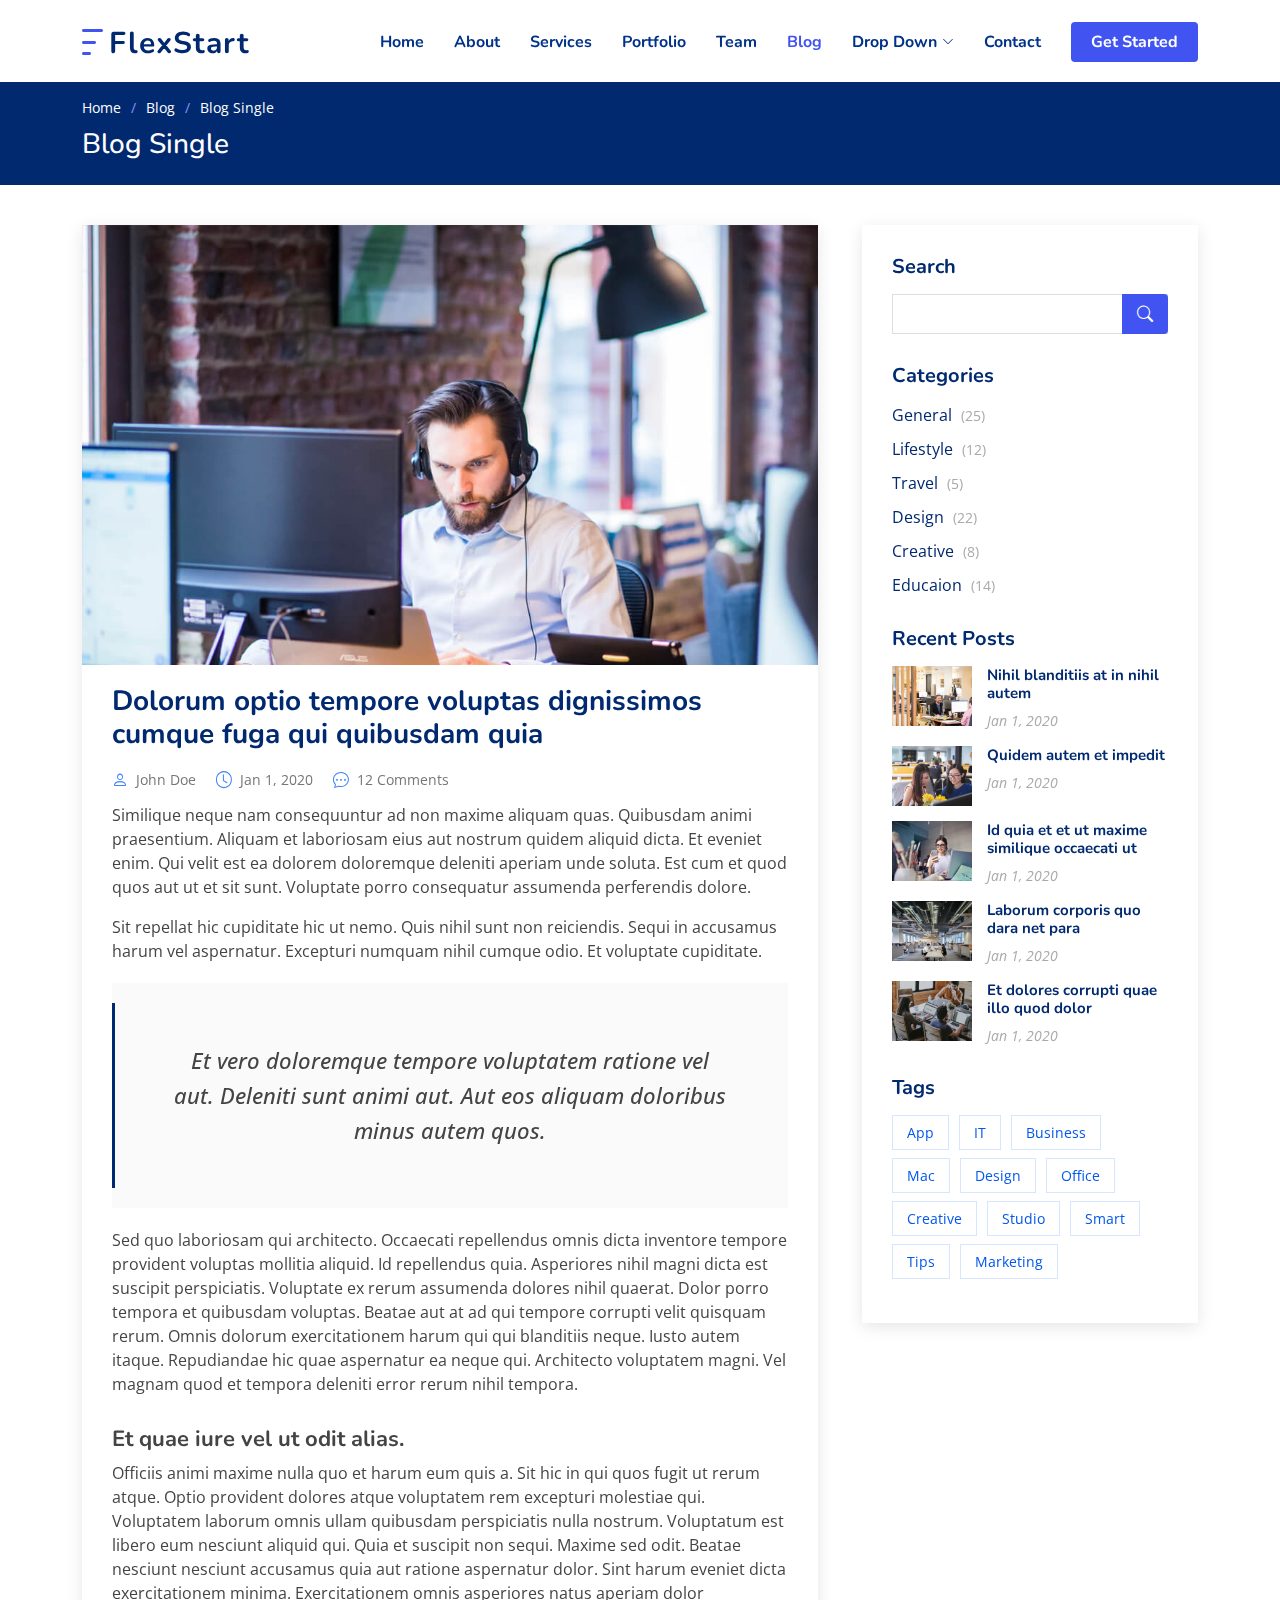
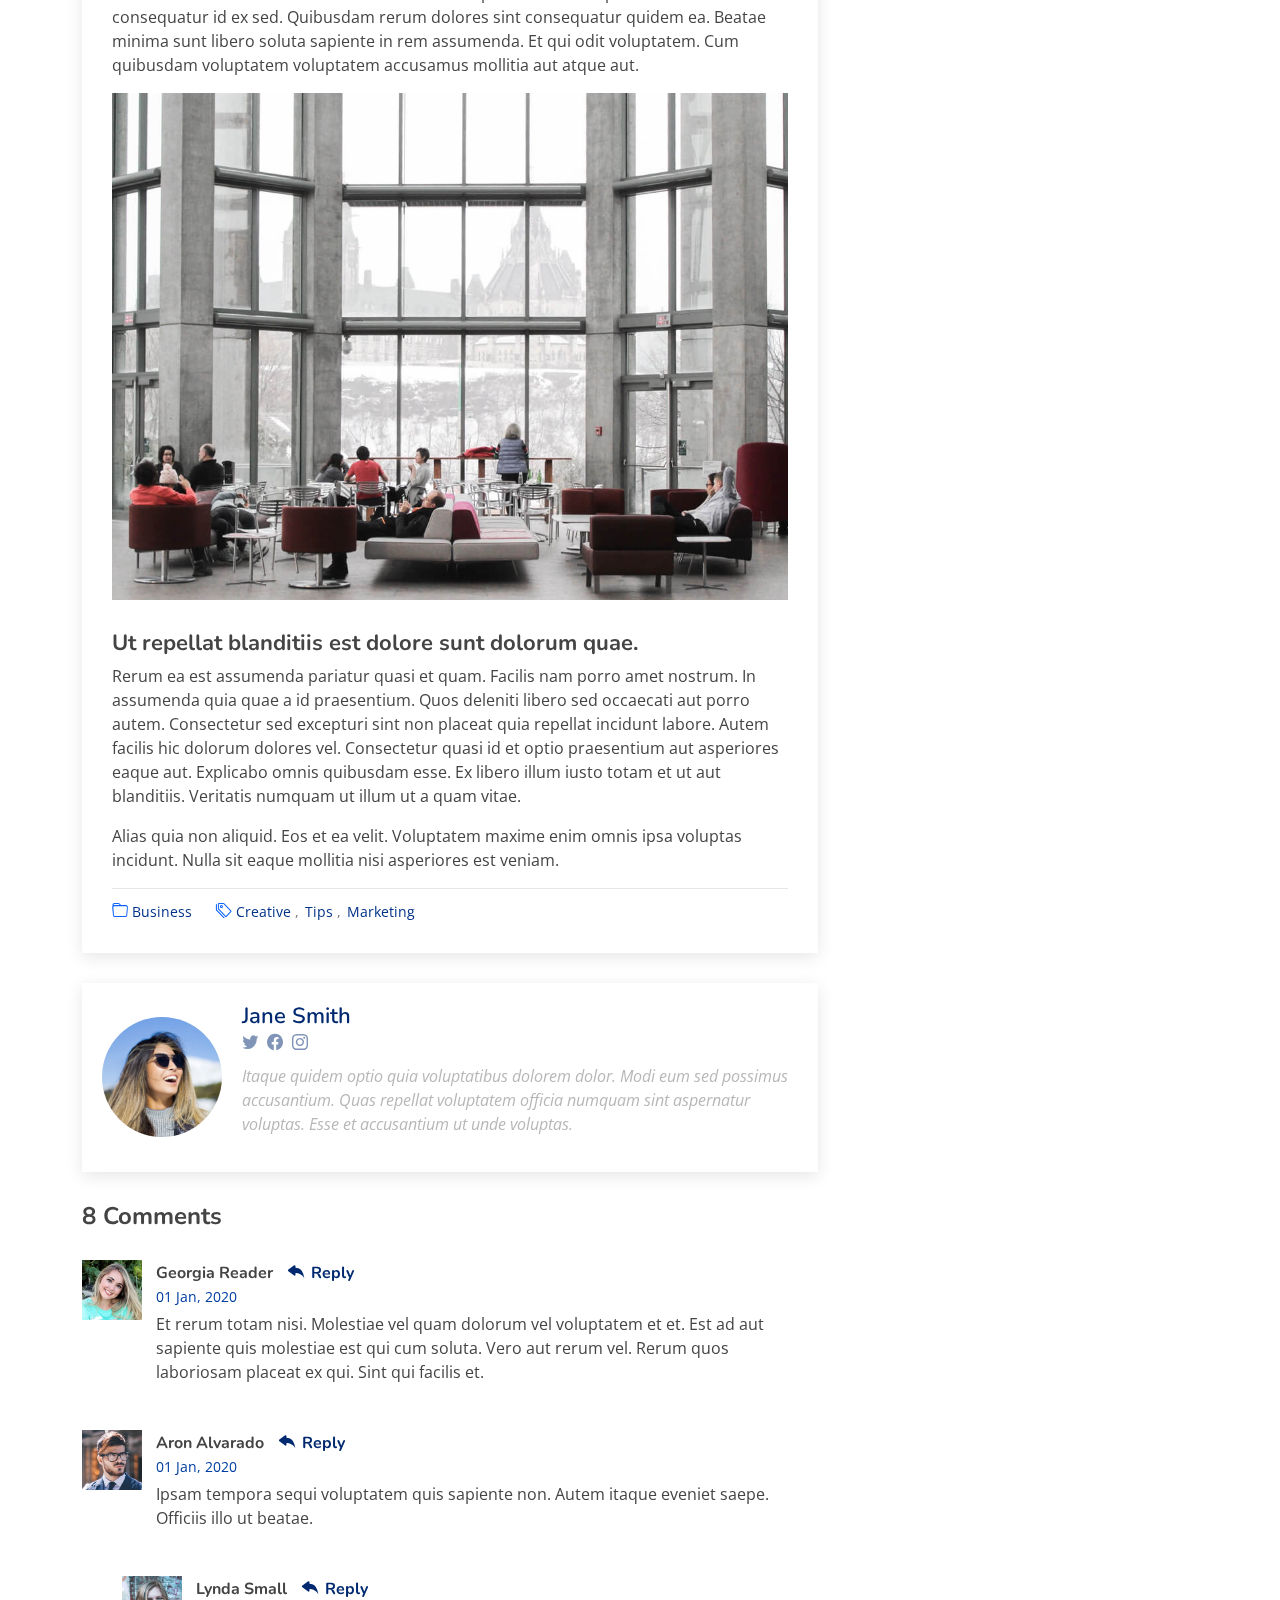
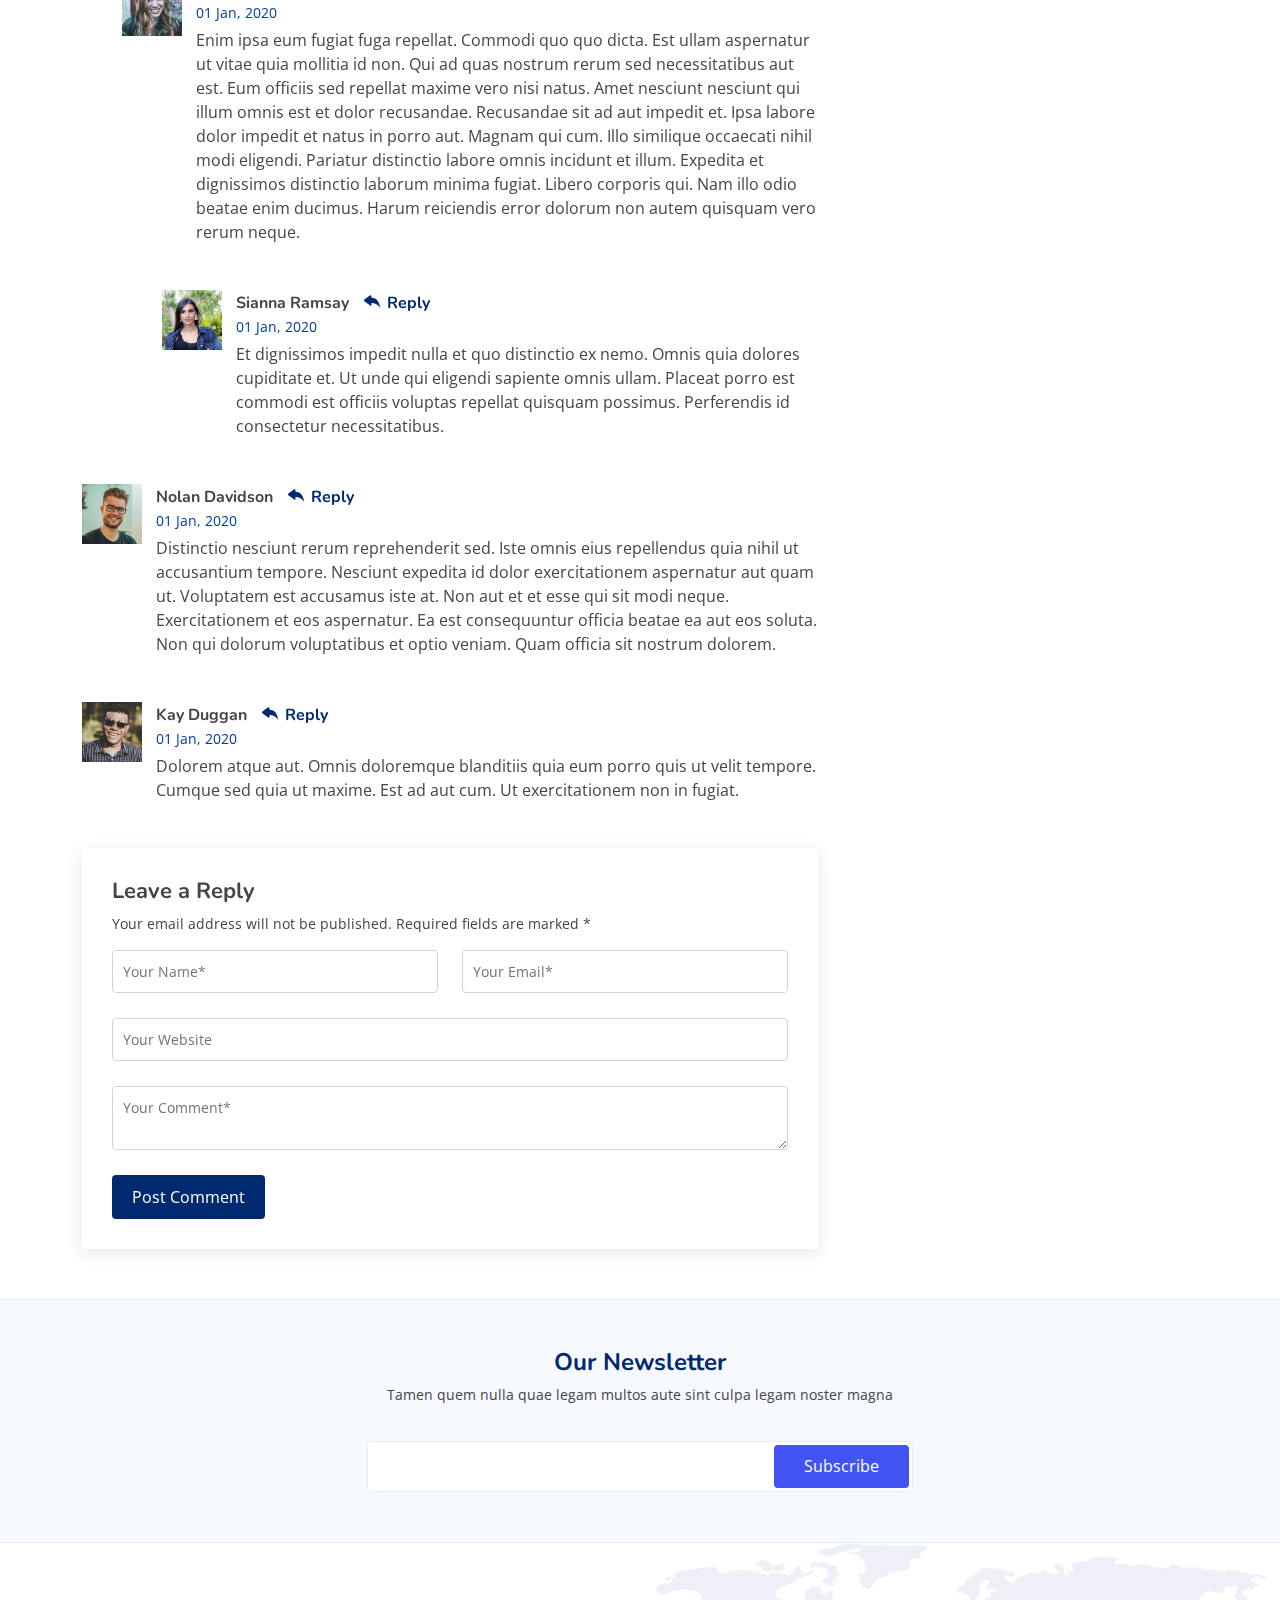
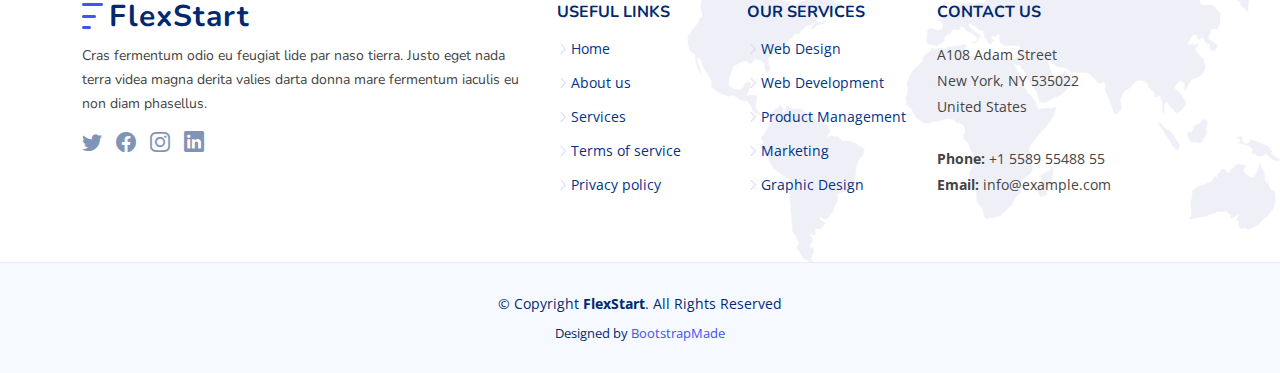
<file: website/FlexStart/blog-single.html>
<!DOCTYPE html>
<html lang="en">

<head>
  <meta charset="utf-8">
  <meta content="width=device-width, initial-scale=1.0" name="viewport">

  <title>Blog Single - FlexStart Bootstrap Template</title>
  <meta content="" name="description">
  <meta content="" name="keywords">

  <!-- Favicons -->
  <link href="assets/img/favicon.png" rel="icon">
  <link href="assets/img/apple-touch-icon.png" rel="apple-touch-icon">

  <!-- Google Fonts -->
  <link href="https://fonts.googleapis.com/css?family=Open+Sans:300,300i,400,400i,600,600i,700,700i|Nunito:300,300i,400,400i,600,600i,700,700i|Poppins:300,300i,400,400i,500,500i,600,600i,700,700i" rel="stylesheet">

  <!-- Vendor CSS Files -->
  <link href="assets/vendor/bootstrap/css/bootstrap.min.css" rel="stylesheet">
  <link href="assets/vendor/bootstrap-icons/bootstrap-icons.css" rel="stylesheet">
  <link href="assets/vendor/aos/aos.css" rel="stylesheet">
  <link href="assets/vendor/remixicon/remixicon.css" rel="stylesheet">
  <link href="assets/vendor/swiper/swiper-bundle.min.css" rel="stylesheet">
  <link href="assets/vendor/glightbox/css/glightbox.min.css" rel="stylesheet">

  <!-- Template Main CSS File -->
  <link href="assets/css/style.css" rel="stylesheet">

  <!-- =======================================================
  * Template Name: FlexStart - v1.4.0
  * Template URL: https://bootstrapmade.com/flexstart-bootstrap-startup-template/
  * Author: BootstrapMade.com
  * License: https://bootstrapmade.com/license/
  ======================================================== -->
</head>

<body>

  <!-- ======= Header ======= -->
  <header id="header" class="header fixed-top">
    <div class="container-fluid container-xl d-flex align-items-center justify-content-between">

      <a href="index.html" class="logo d-flex align-items-center">
        <img src="assets/img/logo.png" alt="">
        <span>FlexStart</span>
      </a>

      <nav id="navbar" class="navbar">
        <ul>
          <li><a class="nav-link scrollto " href="#hero">Home</a></li>
          <li><a class="nav-link scrollto" href="#about">About</a></li>
          <li><a class="nav-link scrollto" href="#services">Services</a></li>
          <li><a class="nav-link scrollto" href="#portfolio">Portfolio</a></li>
          <li><a class="nav-link scrollto" href="#team">Team</a></li>
          <li><a class="active" href="blog.html">Blog</a></li>
          <li class="dropdown"><a href="#"><span>Drop Down</span> <i class="bi bi-chevron-down"></i></a>
            <ul>
              <li><a href="#">Drop Down 1</a></li>
              <li class="dropdown"><a href="#"><span>Deep Drop Down</span> <i class="bi bi-chevron-right"></i></a>
                <ul>
                  <li><a href="#">Deep Drop Down 1</a></li>
                  <li><a href="#">Deep Drop Down 2</a></li>
                  <li><a href="#">Deep Drop Down 3</a></li>
                  <li><a href="#">Deep Drop Down 4</a></li>
                  <li><a href="#">Deep Drop Down 5</a></li>
                </ul>
              </li>
              <li><a href="#">Drop Down 2</a></li>
              <li><a href="#">Drop Down 3</a></li>
              <li><a href="#">Drop Down 4</a></li>
            </ul>
          </li>
          <li><a class="nav-link scrollto" href="#contact">Contact</a></li>
          <li><a class="getstarted scrollto" href="#about">Get Started</a></li>
        </ul>
        <i class="bi bi-list mobile-nav-toggle"></i>
      </nav><!-- .navbar -->

    </div>
  </header><!-- End Header -->

  <main id="main">

    <!-- ======= Breadcrumbs ======= -->
    <section class="breadcrumbs">
      <div class="container">

        <ol>
          <li><a href="index.html">Home</a></li>
          <li><a href="blog.html">Blog</a></li>
          <li>Blog Single</li>
        </ol>
        <h2>Blog Single</h2>

      </div>
    </section><!-- End Breadcrumbs -->

    <!-- ======= Blog Single Section ======= -->
    <section id="blog" class="blog">
      <div class="container" data-aos="fade-up">

        <div class="row">

          <div class="col-lg-8 entries">

            <article class="entry entry-single">

              <div class="entry-img">
                <img src="assets/img/blog/blog-1.jpg" alt="" class="img-fluid">
              </div>

              <h2 class="entry-title">
                <a href="blog-single.html">Dolorum optio tempore voluptas dignissimos cumque fuga qui quibusdam quia</a>
              </h2>

              <div class="entry-meta">
                <ul>
                  <li class="d-flex align-items-center"><i class="bi bi-person"></i> <a href="blog-single.html">John Doe</a></li>
                  <li class="d-flex align-items-center"><i class="bi bi-clock"></i> <a href="blog-single.html"><time datetime="2020-01-01">Jan 1, 2020</time></a></li>
                  <li class="d-flex align-items-center"><i class="bi bi-chat-dots"></i> <a href="blog-single.html">12 Comments</a></li>
                </ul>
              </div>

              <div class="entry-content">
                <p>
                  Similique neque nam consequuntur ad non maxime aliquam quas. Quibusdam animi praesentium. Aliquam et laboriosam eius aut nostrum quidem aliquid dicta.
                  Et eveniet enim. Qui velit est ea dolorem doloremque deleniti aperiam unde soluta. Est cum et quod quos aut ut et sit sunt. Voluptate porro consequatur assumenda perferendis dolore.
                </p>

                <p>
                  Sit repellat hic cupiditate hic ut nemo. Quis nihil sunt non reiciendis. Sequi in accusamus harum vel aspernatur. Excepturi numquam nihil cumque odio. Et voluptate cupiditate.
                </p>

                <blockquote>
                  <p>
                    Et vero doloremque tempore voluptatem ratione vel aut. Deleniti sunt animi aut. Aut eos aliquam doloribus minus autem quos.
                  </p>
                </blockquote>

                <p>
                  Sed quo laboriosam qui architecto. Occaecati repellendus omnis dicta inventore tempore provident voluptas mollitia aliquid. Id repellendus quia. Asperiores nihil magni dicta est suscipit perspiciatis. Voluptate ex rerum assumenda dolores nihil quaerat.
                  Dolor porro tempora et quibusdam voluptas. Beatae aut at ad qui tempore corrupti velit quisquam rerum. Omnis dolorum exercitationem harum qui qui blanditiis neque.
                  Iusto autem itaque. Repudiandae hic quae aspernatur ea neque qui. Architecto voluptatem magni. Vel magnam quod et tempora deleniti error rerum nihil tempora.
                </p>

                <h3>Et quae iure vel ut odit alias.</h3>
                <p>
                  Officiis animi maxime nulla quo et harum eum quis a. Sit hic in qui quos fugit ut rerum atque. Optio provident dolores atque voluptatem rem excepturi molestiae qui. Voluptatem laborum omnis ullam quibusdam perspiciatis nulla nostrum. Voluptatum est libero eum nesciunt aliquid qui.
                  Quia et suscipit non sequi. Maxime sed odit. Beatae nesciunt nesciunt accusamus quia aut ratione aspernatur dolor. Sint harum eveniet dicta exercitationem minima. Exercitationem omnis asperiores natus aperiam dolor consequatur id ex sed. Quibusdam rerum dolores sint consequatur quidem ea.
                  Beatae minima sunt libero soluta sapiente in rem assumenda. Et qui odit voluptatem. Cum quibusdam voluptatem voluptatem accusamus mollitia aut atque aut.
                </p>
                <img src="assets/img/blog/blog-inside-post.jpg" class="img-fluid" alt="">

                <h3>Ut repellat blanditiis est dolore sunt dolorum quae.</h3>
                <p>
                  Rerum ea est assumenda pariatur quasi et quam. Facilis nam porro amet nostrum. In assumenda quia quae a id praesentium. Quos deleniti libero sed occaecati aut porro autem. Consectetur sed excepturi sint non placeat quia repellat incidunt labore. Autem facilis hic dolorum dolores vel.
                  Consectetur quasi id et optio praesentium aut asperiores eaque aut. Explicabo omnis quibusdam esse. Ex libero illum iusto totam et ut aut blanditiis. Veritatis numquam ut illum ut a quam vitae.
                </p>
                <p>
                  Alias quia non aliquid. Eos et ea velit. Voluptatem maxime enim omnis ipsa voluptas incidunt. Nulla sit eaque mollitia nisi asperiores est veniam.
                </p>

              </div>

              <div class="entry-footer">
                <i class="bi bi-folder"></i>
                <ul class="cats">
                  <li><a href="#">Business</a></li>
                </ul>

                <i class="bi bi-tags"></i>
                <ul class="tags">
                  <li><a href="#">Creative</a></li>
                  <li><a href="#">Tips</a></li>
                  <li><a href="#">Marketing</a></li>
                </ul>
              </div>

            </article><!-- End blog entry -->

            <div class="blog-author d-flex align-items-center">
              <img src="assets/img/blog/blog-author.jpg" class="rounded-circle float-left" alt="">
              <div>
                <h4>Jane Smith</h4>
                <div class="social-links">
                  <a href="https://twitters.com/#"><i class="bi bi-twitter"></i></a>
                  <a href="https://facebook.com/#"><i class="bi bi-facebook"></i></a>
                  <a href="https://instagram.com/#"><i class="biu bi-instagram"></i></a>
                </div>
                <p>
                  Itaque quidem optio quia voluptatibus dolorem dolor. Modi eum sed possimus accusantium. Quas repellat voluptatem officia numquam sint aspernatur voluptas. Esse et accusantium ut unde voluptas.
                </p>
              </div>
            </div><!-- End blog author bio -->

            <div class="blog-comments">

              <h4 class="comments-count">8 Comments</h4>

              <div id="comment-1" class="comment">
                <div class="d-flex">
                  <div class="comment-img"><img src="assets/img/blog/comments-1.jpg" alt=""></div>
                  <div>
                    <h5><a href="">Georgia Reader</a> <a href="#" class="reply"><i class="bi bi-reply-fill"></i> Reply</a></h5>
                    <time datetime="2020-01-01">01 Jan, 2020</time>
                    <p>
                      Et rerum totam nisi. Molestiae vel quam dolorum vel voluptatem et et. Est ad aut sapiente quis molestiae est qui cum soluta.
                      Vero aut rerum vel. Rerum quos laboriosam placeat ex qui. Sint qui facilis et.
                    </p>
                  </div>
                </div>
              </div><!-- End comment #1 -->

              <div id="comment-2" class="comment">
                <div class="d-flex">
                  <div class="comment-img"><img src="assets/img/blog/comments-2.jpg" alt=""></div>
                  <div>
                    <h5><a href="">Aron Alvarado</a> <a href="#" class="reply"><i class="bi bi-reply-fill"></i> Reply</a></h5>
                    <time datetime="2020-01-01">01 Jan, 2020</time>
                    <p>
                      Ipsam tempora sequi voluptatem quis sapiente non. Autem itaque eveniet saepe. Officiis illo ut beatae.
                    </p>
                  </div>
                </div>

                <div id="comment-reply-1" class="comment comment-reply">
                  <div class="d-flex">
                    <div class="comment-img"><img src="assets/img/blog/comments-3.jpg" alt=""></div>
                    <div>
                      <h5><a href="">Lynda Small</a> <a href="#" class="reply"><i class="bi bi-reply-fill"></i> Reply</a></h5>
                      <time datetime="2020-01-01">01 Jan, 2020</time>
                      <p>
                        Enim ipsa eum fugiat fuga repellat. Commodi quo quo dicta. Est ullam aspernatur ut vitae quia mollitia id non. Qui ad quas nostrum rerum sed necessitatibus aut est. Eum officiis sed repellat maxime vero nisi natus. Amet nesciunt nesciunt qui illum omnis est et dolor recusandae.

                        Recusandae sit ad aut impedit et. Ipsa labore dolor impedit et natus in porro aut. Magnam qui cum. Illo similique occaecati nihil modi eligendi. Pariatur distinctio labore omnis incidunt et illum. Expedita et dignissimos distinctio laborum minima fugiat.

                        Libero corporis qui. Nam illo odio beatae enim ducimus. Harum reiciendis error dolorum non autem quisquam vero rerum neque.
                      </p>
                    </div>
                  </div>

                  <div id="comment-reply-2" class="comment comment-reply">
                    <div class="d-flex">
                      <div class="comment-img"><img src="assets/img/blog/comments-4.jpg" alt=""></div>
                      <div>
                        <h5><a href="">Sianna Ramsay</a> <a href="#" class="reply"><i class="bi bi-reply-fill"></i> Reply</a></h5>
                        <time datetime="2020-01-01">01 Jan, 2020</time>
                        <p>
                          Et dignissimos impedit nulla et quo distinctio ex nemo. Omnis quia dolores cupiditate et. Ut unde qui eligendi sapiente omnis ullam. Placeat porro est commodi est officiis voluptas repellat quisquam possimus. Perferendis id consectetur necessitatibus.
                        </p>
                      </div>
                    </div>

                  </div><!-- End comment reply #2-->

                </div><!-- End comment reply #1-->

              </div><!-- End comment #2-->

              <div id="comment-3" class="comment">
                <div class="d-flex">
                  <div class="comment-img"><img src="assets/img/blog/comments-5.jpg" alt=""></div>
                  <div>
                    <h5><a href="">Nolan Davidson</a> <a href="#" class="reply"><i class="bi bi-reply-fill"></i> Reply</a></h5>
                    <time datetime="2020-01-01">01 Jan, 2020</time>
                    <p>
                      Distinctio nesciunt rerum reprehenderit sed. Iste omnis eius repellendus quia nihil ut accusantium tempore. Nesciunt expedita id dolor exercitationem aspernatur aut quam ut. Voluptatem est accusamus iste at.
                      Non aut et et esse qui sit modi neque. Exercitationem et eos aspernatur. Ea est consequuntur officia beatae ea aut eos soluta. Non qui dolorum voluptatibus et optio veniam. Quam officia sit nostrum dolorem.
                    </p>
                  </div>
                </div>

              </div><!-- End comment #3 -->

              <div id="comment-4" class="comment">
                <div class="d-flex">
                  <div class="comment-img"><img src="assets/img/blog/comments-6.jpg" alt=""></div>
                  <div>
                    <h5><a href="">Kay Duggan</a> <a href="#" class="reply"><i class="bi bi-reply-fill"></i> Reply</a></h5>
                    <time datetime="2020-01-01">01 Jan, 2020</time>
                    <p>
                      Dolorem atque aut. Omnis doloremque blanditiis quia eum porro quis ut velit tempore. Cumque sed quia ut maxime. Est ad aut cum. Ut exercitationem non in fugiat.
                    </p>
                  </div>
                </div>

              </div><!-- End comment #4 -->

              <div class="reply-form">
                <h4>Leave a Reply</h4>
                <p>Your email address will not be published. Required fields are marked * </p>
                <form action="">
                  <div class="row">
                    <div class="col-md-6 form-group">
                      <input name="name" type="text" class="form-control" placeholder="Your Name*">
                    </div>
                    <div class="col-md-6 form-group">
                      <input name="email" type="text" class="form-control" placeholder="Your Email*">
                    </div>
                  </div>
                  <div class="row">
                    <div class="col form-group">
                      <input name="website" type="text" class="form-control" placeholder="Your Website">
                    </div>
                  </div>
                  <div class="row">
                    <div class="col form-group">
                      <textarea name="comment" class="form-control" placeholder="Your Comment*"></textarea>
                    </div>
                  </div>
                  <button type="submit" class="btn btn-primary">Post Comment</button>

                </form>

              </div>

            </div><!-- End blog comments -->

          </div><!-- End blog entries list -->

          <div class="col-lg-4">

            <div class="sidebar">

              <h3 class="sidebar-title">Search</h3>
              <div class="sidebar-item search-form">
                <form action="">
                  <input type="text">
                  <button type="submit"><i class="bi bi-search"></i></button>
                </form>
              </div><!-- End sidebar search formn-->

              <h3 class="sidebar-title">Categories</h3>
              <div class="sidebar-item categories">
                <ul>
                  <li><a href="#">General <span>(25)</span></a></li>
                  <li><a href="#">Lifestyle <span>(12)</span></a></li>
                  <li><a href="#">Travel <span>(5)</span></a></li>
                  <li><a href="#">Design <span>(22)</span></a></li>
                  <li><a href="#">Creative <span>(8)</span></a></li>
                  <li><a href="#">Educaion <span>(14)</span></a></li>
                </ul>
              </div><!-- End sidebar categories-->

              <h3 class="sidebar-title">Recent Posts</h3>
              <div class="sidebar-item recent-posts">
                <div class="post-item clearfix">
                  <img src="assets/img/blog/blog-recent-1.jpg" alt="">
                  <h4><a href="blog-single.html">Nihil blanditiis at in nihil autem</a></h4>
                  <time datetime="2020-01-01">Jan 1, 2020</time>
                </div>

                <div class="post-item clearfix">
                  <img src="assets/img/blog/blog-recent-2.jpg" alt="">
                  <h4><a href="blog-single.html">Quidem autem et impedit</a></h4>
                  <time datetime="2020-01-01">Jan 1, 2020</time>
                </div>

                <div class="post-item clearfix">
                  <img src="assets/img/blog/blog-recent-3.jpg" alt="">
                  <h4><a href="blog-single.html">Id quia et et ut maxime similique occaecati ut</a></h4>
                  <time datetime="2020-01-01">Jan 1, 2020</time>
                </div>

                <div class="post-item clearfix">
                  <img src="assets/img/blog/blog-recent-4.jpg" alt="">
                  <h4><a href="blog-single.html">Laborum corporis quo dara net para</a></h4>
                  <time datetime="2020-01-01">Jan 1, 2020</time>
                </div>

                <div class="post-item clearfix">
                  <img src="assets/img/blog/blog-recent-5.jpg" alt="">
                  <h4><a href="blog-single.html">Et dolores corrupti quae illo quod dolor</a></h4>
                  <time datetime="2020-01-01">Jan 1, 2020</time>
                </div>

              </div><!-- End sidebar recent posts-->

              <h3 class="sidebar-title">Tags</h3>
              <div class="sidebar-item tags">
                <ul>
                  <li><a href="#">App</a></li>
                  <li><a href="#">IT</a></li>
                  <li><a href="#">Business</a></li>
                  <li><a href="#">Mac</a></li>
                  <li><a href="#">Design</a></li>
                  <li><a href="#">Office</a></li>
                  <li><a href="#">Creative</a></li>
                  <li><a href="#">Studio</a></li>
                  <li><a href="#">Smart</a></li>
                  <li><a href="#">Tips</a></li>
                  <li><a href="#">Marketing</a></li>
                </ul>
              </div><!-- End sidebar tags-->

            </div><!-- End sidebar -->

          </div><!-- End blog sidebar -->

        </div>

      </div>
    </section><!-- End Blog Single Section -->

  </main><!-- End #main -->

  <!-- ======= Footer ======= -->
  <footer id="footer" class="footer">

    <div class="footer-newsletter">
      <div class="container">
        <div class="row justify-content-center">
          <div class="col-lg-12 text-center">
            <h4>Our Newsletter</h4>
            <p>Tamen quem nulla quae legam multos aute sint culpa legam noster magna</p>
          </div>
          <div class="col-lg-6">
            <form action="" method="post">
              <input type="email" name="email"><input type="submit" value="Subscribe">
            </form>
          </div>
        </div>
      </div>
    </div>

    <div class="footer-top">
      <div class="container">
        <div class="row gy-4">
          <div class="col-lg-5 col-md-12 footer-info">
            <a href="index.html" class="logo d-flex align-items-center">
              <img src="assets/img/logo.png" alt="">
              <span>FlexStart</span>
            </a>
            <p>Cras fermentum odio eu feugiat lide par naso tierra. Justo eget nada terra videa magna derita valies darta donna mare fermentum iaculis eu non diam phasellus.</p>
            <div class="social-links mt-3">
              <a href="#" class="twitter"><i class="bi bi-twitter"></i></a>
              <a href="#" class="facebook"><i class="bi bi-facebook"></i></a>
              <a href="#" class="instagram"><i class="bi bi-instagram bx bxl-instagram"></i></a>
              <a href="#" class="linkedin"><i class="bi bi-linkedin bx bxl-linkedin"></i></a>
            </div>
          </div>

          <div class="col-lg-2 col-6 footer-links">
            <h4>Useful Links</h4>
            <ul>
              <li><i class="bi bi-chevron-right"></i> <a href="#">Home</a></li>
              <li><i class="bi bi-chevron-right"></i> <a href="#">About us</a></li>
              <li><i class="bi bi-chevron-right"></i> <a href="#">Services</a></li>
              <li><i class="bi bi-chevron-right"></i> <a href="#">Terms of service</a></li>
              <li><i class="bi bi-chevron-right"></i> <a href="#">Privacy policy</a></li>
            </ul>
          </div>

          <div class="col-lg-2 col-6 footer-links">
            <h4>Our Services</h4>
            <ul>
              <li><i class="bi bi-chevron-right"></i> <a href="#">Web Design</a></li>
              <li><i class="bi bi-chevron-right"></i> <a href="#">Web Development</a></li>
              <li><i class="bi bi-chevron-right"></i> <a href="#">Product Management</a></li>
              <li><i class="bi bi-chevron-right"></i> <a href="#">Marketing</a></li>
              <li><i class="bi bi-chevron-right"></i> <a href="#">Graphic Design</a></li>
            </ul>
          </div>

          <div class="col-lg-3 col-md-12 footer-contact text-center text-md-start">
            <h4>Contact Us</h4>
            <p>
              A108 Adam Street <br>
              New York, NY 535022<br>
              United States <br><br>
              <strong>Phone:</strong> +1 5589 55488 55<br>
              <strong>Email:</strong> info@example.com<br>
            </p>

          </div>

        </div>
      </div>
    </div>

    <div class="container">
      <div class="copyright">
        &copy; Copyright <strong><span>FlexStart</span></strong>. All Rights Reserved
      </div>
      <div class="credits">
        <!-- All the links in the footer should remain intact. -->
        <!-- You can delete the links only if you purchased the pro version. -->
        <!-- Licensing information: https://bootstrapmade.com/license/ -->
        <!-- Purchase the pro version with working PHP/AJAX contact form: https://bootstrapmade.com/flexstart-bootstrap-startup-template/ -->
        Designed by <a href="https://bootstrapmade.com/">BootstrapMade</a>
      </div>
    </div>
  </footer><!-- End Footer -->

  <a href="#" class="back-to-top d-flex align-items-center justify-content-center"><i class="bi bi-arrow-up-short"></i></a>

  <!-- Vendor JS Files -->
  <script src="assets/vendor/bootstrap/js/bootstrap.bundle.js"></script>
  <script src="assets/vendor/aos/aos.js"></script>
  <script src="assets/vendor/php-email-form/validate.js"></script>
  <script src="assets/vendor/swiper/swiper-bundle.min.js"></script>
  <script src="assets/vendor/purecounter/purecounter.js"></script>
  <script src="assets/vendor/isotope-layout/isotope.pkgd.min.js"></script>
  <script src="assets/vendor/glightbox/js/glightbox.min.js"></script>

  <!-- Template Main JS File -->
  <script src="assets/js/main.js"></script>

</body>

</html>
</file>
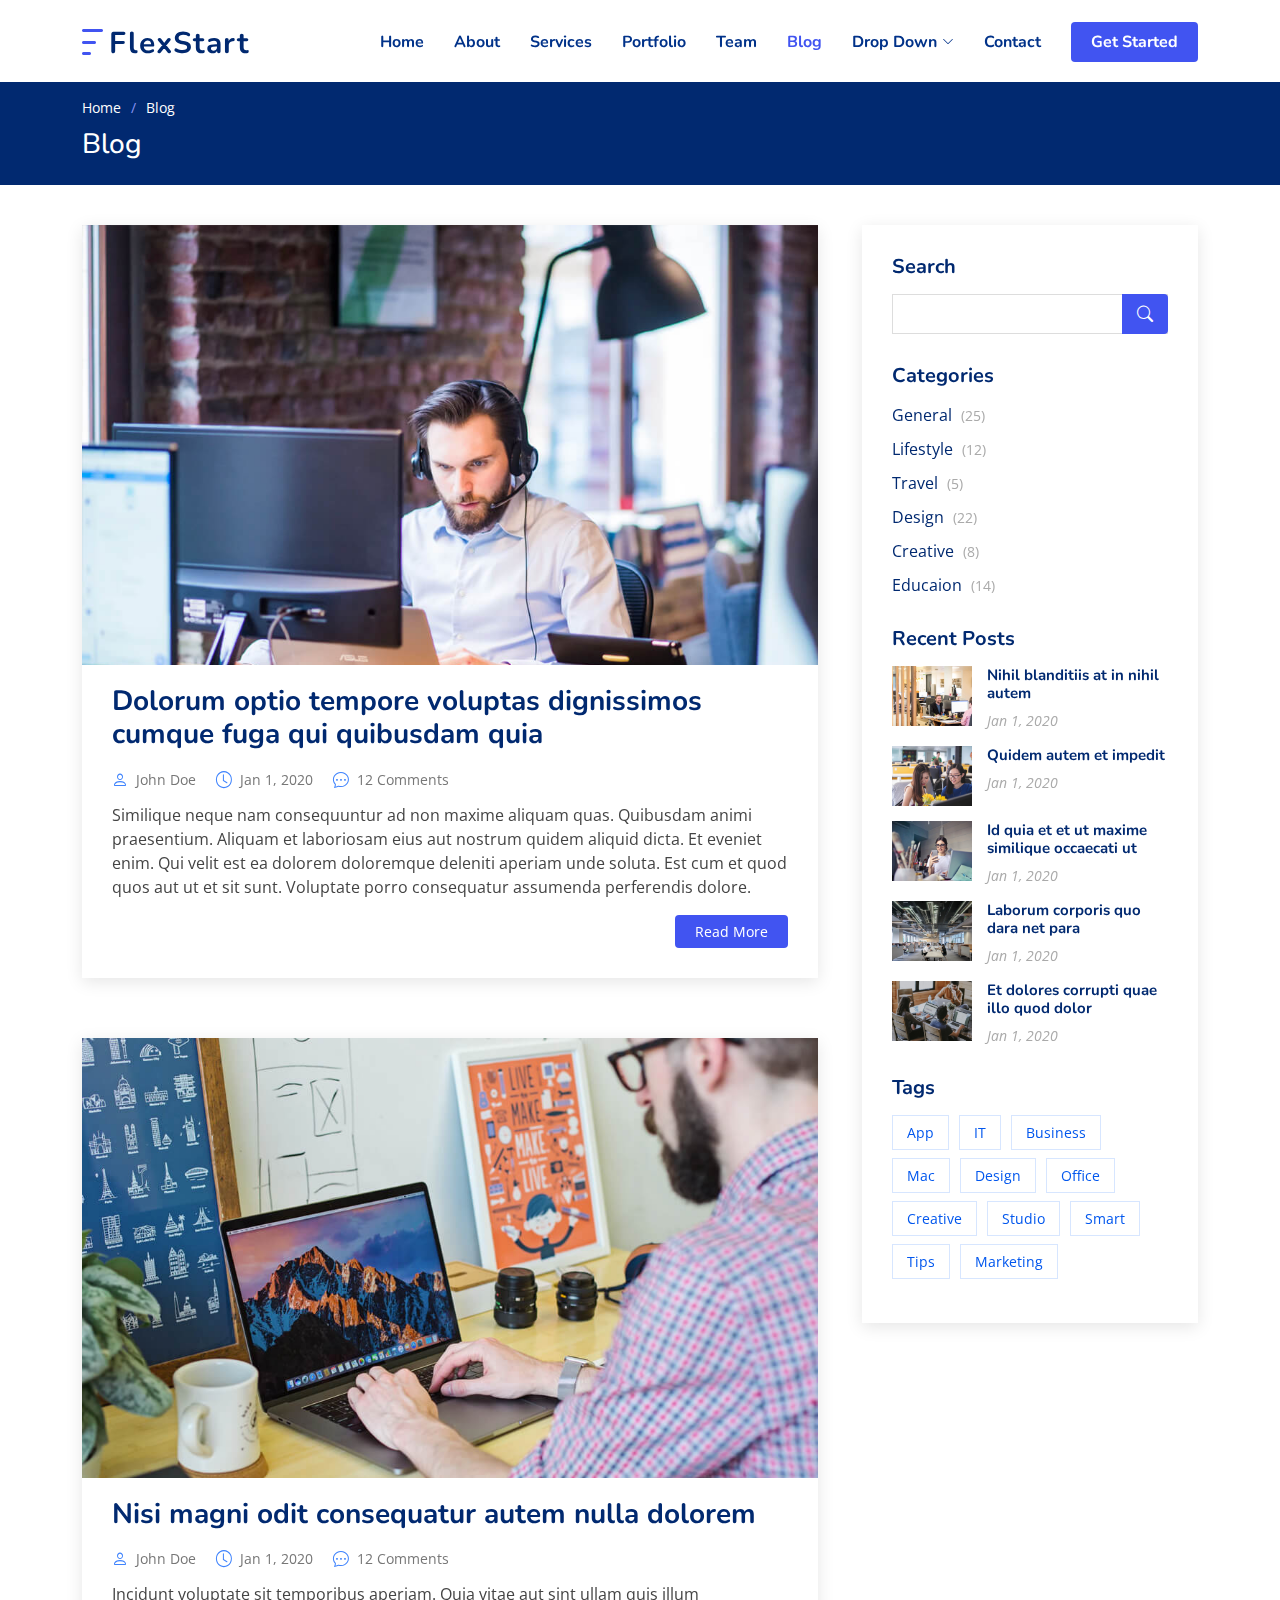
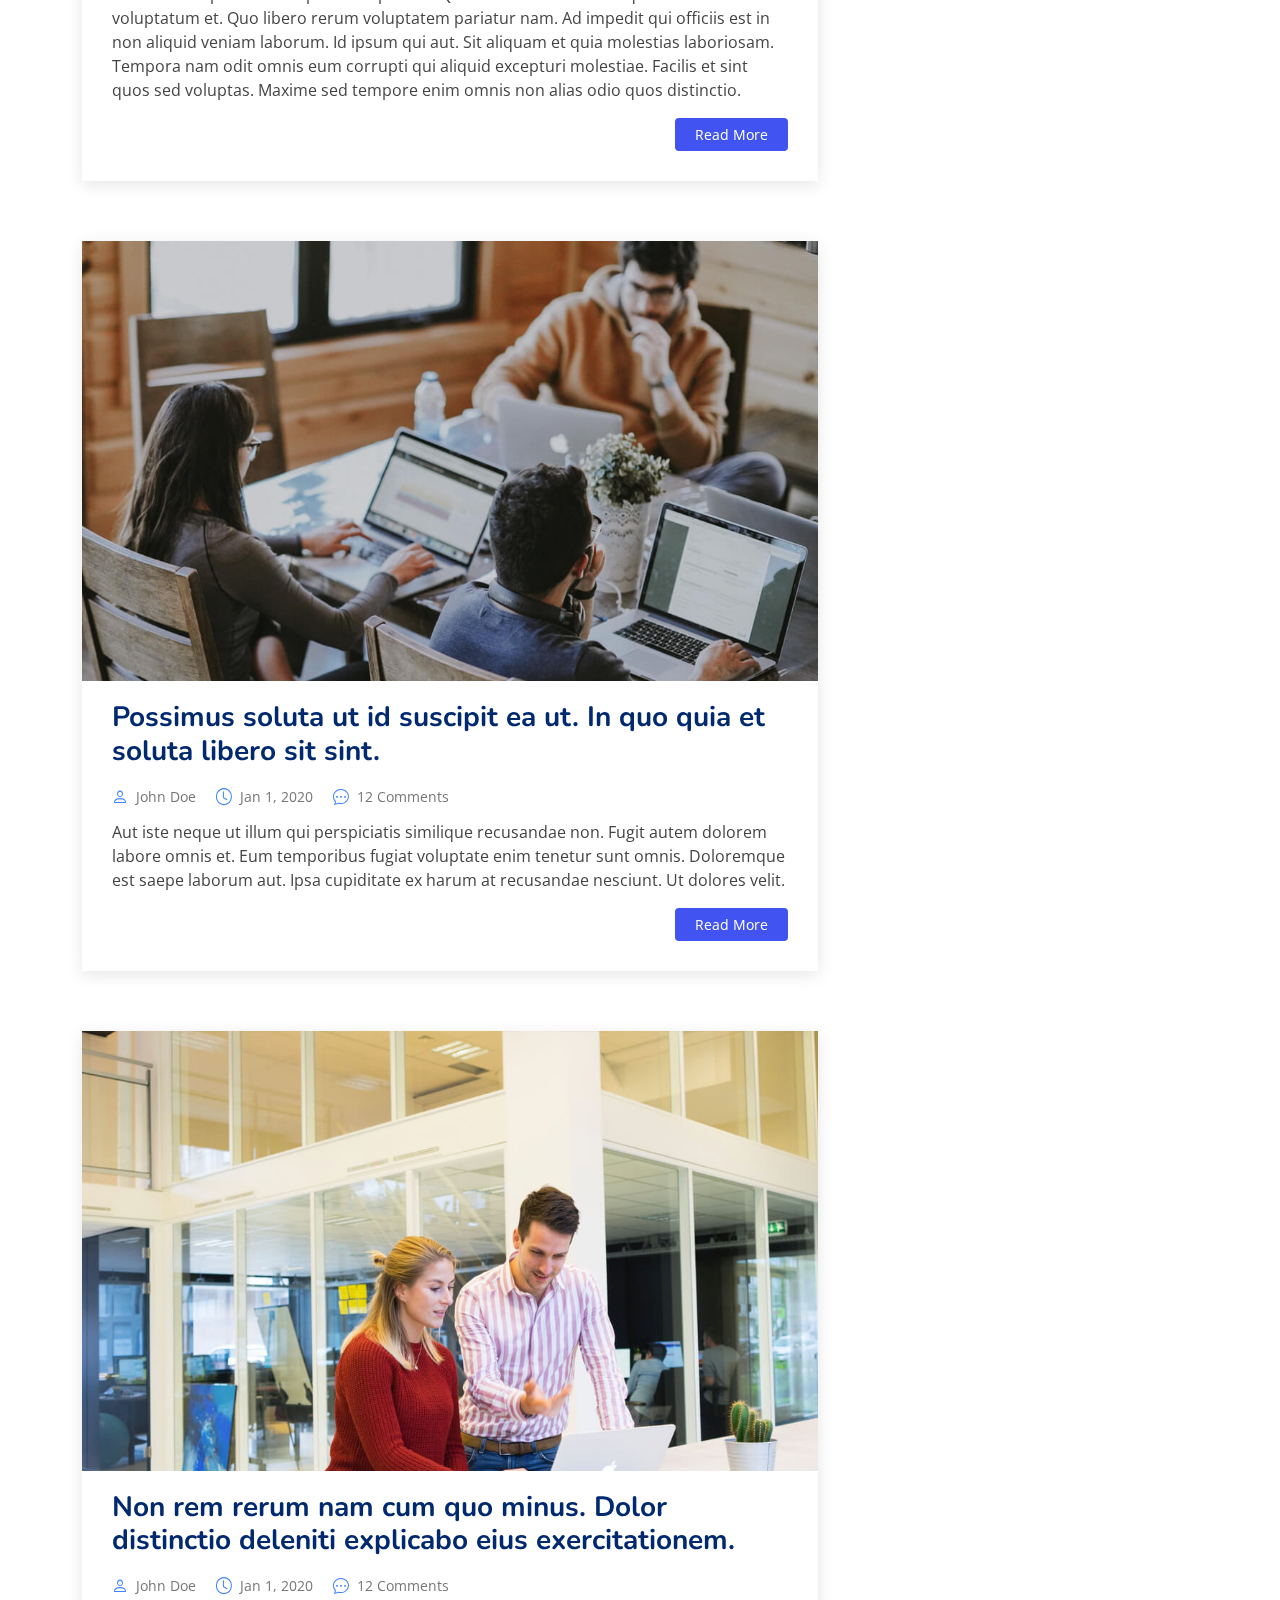
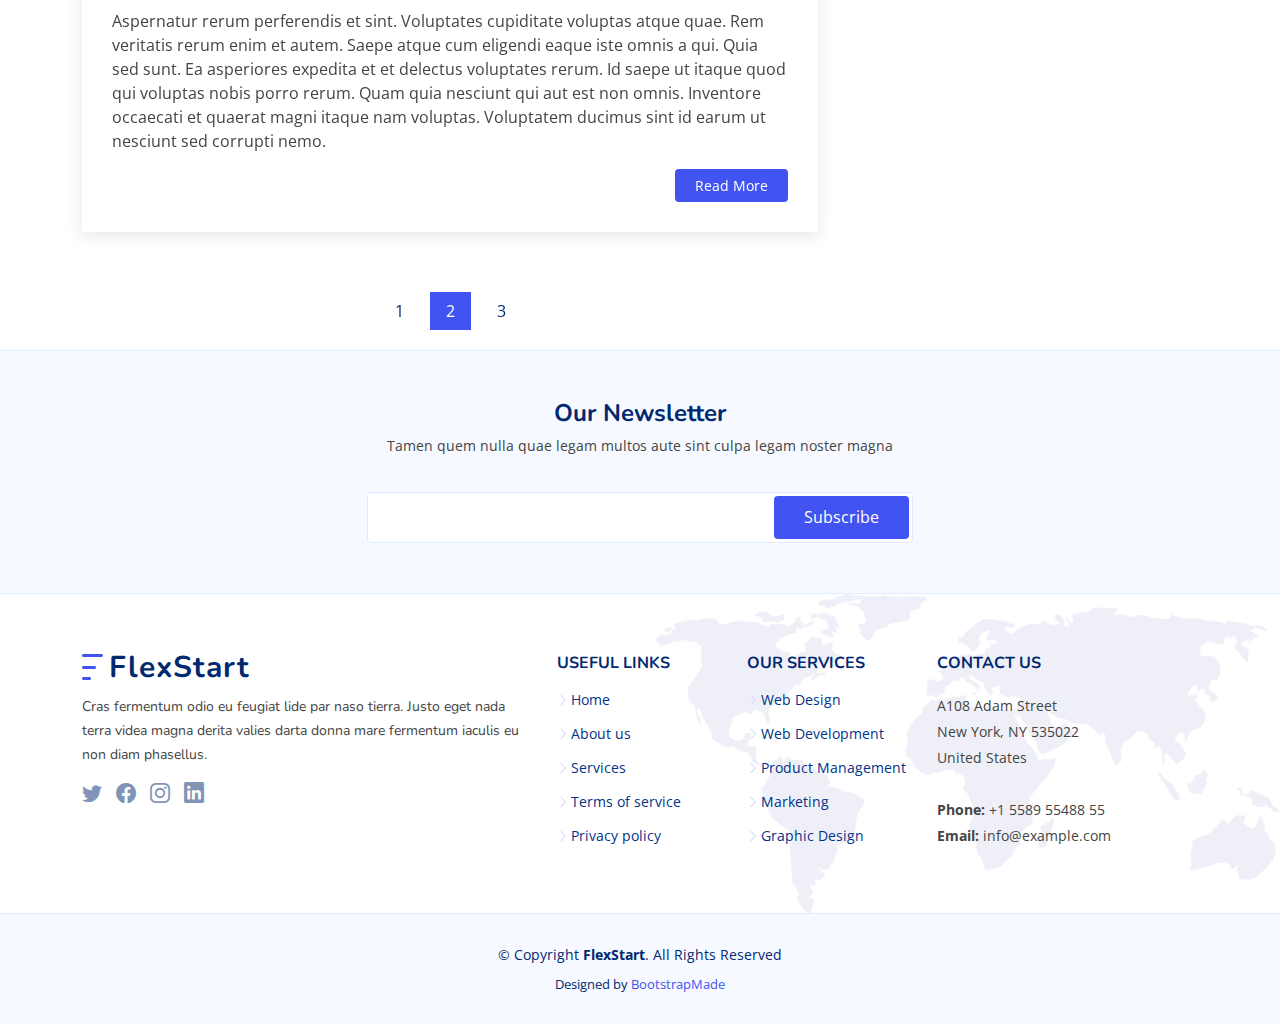
<file: website/FlexStart/blog.html>
<!DOCTYPE html>
<html lang="en">

<head>
  <meta charset="utf-8">
  <meta content="width=device-width, initial-scale=1.0" name="viewport">

  <title>Blog - FlexStart Bootstrap Template</title>
  <meta content="" name="description">
  <meta content="" name="keywords">

  <!-- Favicons -->
  <link href="assets/img/favicon.png" rel="icon">
  <link href="assets/img/apple-touch-icon.png" rel="apple-touch-icon">

  <!-- Google Fonts -->
  <link href="https://fonts.googleapis.com/css?family=Open+Sans:300,300i,400,400i,600,600i,700,700i|Nunito:300,300i,400,400i,600,600i,700,700i|Poppins:300,300i,400,400i,500,500i,600,600i,700,700i" rel="stylesheet">

  <!-- Vendor CSS Files -->
  <link href="assets/vendor/bootstrap/css/bootstrap.min.css" rel="stylesheet">
  <link href="assets/vendor/bootstrap-icons/bootstrap-icons.css" rel="stylesheet">
  <link href="assets/vendor/aos/aos.css" rel="stylesheet">
  <link href="assets/vendor/remixicon/remixicon.css" rel="stylesheet">
  <link href="assets/vendor/swiper/swiper-bundle.min.css" rel="stylesheet">
  <link href="assets/vendor/glightbox/css/glightbox.min.css" rel="stylesheet">

  <!-- Template Main CSS File -->
  <link href="assets/css/style.css" rel="stylesheet">

  <!-- =======================================================
  * Template Name: FlexStart - v1.4.0
  * Template URL: https://bootstrapmade.com/flexstart-bootstrap-startup-template/
  * Author: BootstrapMade.com
  * License: https://bootstrapmade.com/license/
  ======================================================== -->
</head>

<body>

  <!-- ======= Header ======= -->
  <header id="header" class="header fixed-top">
    <div class="container-fluid container-xl d-flex align-items-center justify-content-between">

      <a href="index.html" class="logo d-flex align-items-center">
        <img src="assets/img/logo.png" alt="">
        <span>FlexStart</span>
      </a>

      <nav id="navbar" class="navbar">
        <ul>
          <li><a class="nav-link scrollto " href="#hero">Home</a></li>
          <li><a class="nav-link scrollto" href="#about">About</a></li>
          <li><a class="nav-link scrollto" href="#services">Services</a></li>
          <li><a class="nav-link scrollto" href="#portfolio">Portfolio</a></li>
          <li><a class="nav-link scrollto" href="#team">Team</a></li>
          <li><a class="active" href="blog.html">Blog</a></li>
          <li class="dropdown"><a href="#"><span>Drop Down</span> <i class="bi bi-chevron-down"></i></a>
            <ul>
              <li><a href="#">Drop Down 1</a></li>
              <li class="dropdown"><a href="#"><span>Deep Drop Down</span> <i class="bi bi-chevron-right"></i></a>
                <ul>
                  <li><a href="#">Deep Drop Down 1</a></li>
                  <li><a href="#">Deep Drop Down 2</a></li>
                  <li><a href="#">Deep Drop Down 3</a></li>
                  <li><a href="#">Deep Drop Down 4</a></li>
                  <li><a href="#">Deep Drop Down 5</a></li>
                </ul>
              </li>
              <li><a href="#">Drop Down 2</a></li>
              <li><a href="#">Drop Down 3</a></li>
              <li><a href="#">Drop Down 4</a></li>
            </ul>
          </li>
          <li><a class="nav-link scrollto" href="#contact">Contact</a></li>
          <li><a class="getstarted scrollto" href="#about">Get Started</a></li>
        </ul>
        <i class="bi bi-list mobile-nav-toggle"></i>
      </nav><!-- .navbar -->

    </div>
  </header><!-- End Header -->

  <main id="main">

    <!-- ======= Breadcrumbs ======= -->
    <section class="breadcrumbs">
      <div class="container">

        <ol>
          <li><a href="index.html">Home</a></li>
          <li>Blog</li>
        </ol>
        <h2>Blog</h2>

      </div>
    </section><!-- End Breadcrumbs -->

    <!-- ======= Blog Section ======= -->
    <section id="blog" class="blog">
      <div class="container" data-aos="fade-up">

        <div class="row">

          <div class="col-lg-8 entries">

            <article class="entry">

              <div class="entry-img">
                <img src="assets/img/blog/blog-1.jpg" alt="" class="img-fluid">
              </div>

              <h2 class="entry-title">
                <a href="blog-single.html">Dolorum optio tempore voluptas dignissimos cumque fuga qui quibusdam quia</a>
              </h2>

              <div class="entry-meta">
                <ul>
                  <li class="d-flex align-items-center"><i class="bi bi-person"></i> <a href="blog-single.html">John Doe</a></li>
                  <li class="d-flex align-items-center"><i class="bi bi-clock"></i> <a href="blog-single.html"><time datetime="2020-01-01">Jan 1, 2020</time></a></li>
                  <li class="d-flex align-items-center"><i class="bi bi-chat-dots"></i> <a href="blog-single.html">12 Comments</a></li>
                </ul>
              </div>

              <div class="entry-content">
                <p>
                  Similique neque nam consequuntur ad non maxime aliquam quas. Quibusdam animi praesentium. Aliquam et laboriosam eius aut nostrum quidem aliquid dicta.
                  Et eveniet enim. Qui velit est ea dolorem doloremque deleniti aperiam unde soluta. Est cum et quod quos aut ut et sit sunt. Voluptate porro consequatur assumenda perferendis dolore.
                </p>
                <div class="read-more">
                  <a href="blog-single.html">Read More</a>
                </div>
              </div>

            </article><!-- End blog entry -->

            <article class="entry">

              <div class="entry-img">
                <img src="assets/img/blog/blog-2.jpg" alt="" class="img-fluid">
              </div>

              <h2 class="entry-title">
                <a href="blog-single.html">Nisi magni odit consequatur autem nulla dolorem</a>
              </h2>

              <div class="entry-meta">
                <ul>
                  <li class="d-flex align-items-center"><i class="bi bi-person"></i> <a href="blog-single.html">John Doe</a></li>
                  <li class="d-flex align-items-center"><i class="bi bi-clock"></i> <a href="blog-single.html"><time datetime="2020-01-01">Jan 1, 2020</time></a></li>
                  <li class="d-flex align-items-center"><i class="bi bi-chat-dots"></i> <a href="blog-single.html">12 Comments</a></li>
                </ul>
              </div>

              <div class="entry-content">
                <p>
                  Incidunt voluptate sit temporibus aperiam. Quia vitae aut sint ullam quis illum voluptatum et. Quo libero rerum voluptatem pariatur nam.
                  Ad impedit qui officiis est in non aliquid veniam laborum. Id ipsum qui aut. Sit aliquam et quia molestias laboriosam. Tempora nam odit omnis eum corrupti qui aliquid excepturi molestiae. Facilis et sint quos sed voluptas. Maxime sed tempore enim omnis non alias odio quos distinctio.
                </p>
                <div class="read-more">
                  <a href="blog-single.html">Read More</a>
                </div>
              </div>

            </article><!-- End blog entry -->

            <article class="entry">

              <div class="entry-img">
                <img src="assets/img/blog/blog-3.jpg" alt="" class="img-fluid">
              </div>

              <h2 class="entry-title">
                <a href="blog-single.html">Possimus soluta ut id suscipit ea ut. In quo quia et soluta libero sit sint.</a>
              </h2>

              <div class="entry-meta">
                <ul>
                  <li class="d-flex align-items-center"><i class="bi bi-person"></i> <a href="blog-single.html">John Doe</a></li>
                  <li class="d-flex align-items-center"><i class="bi bi-clock"></i> <a href="blog-single.html"><time datetime="2020-01-01">Jan 1, 2020</time></a></li>
                  <li class="d-flex align-items-center"><i class="bi bi-chat-dots"></i> <a href="blog-single.html">12 Comments</a></li>
                </ul>
              </div>

              <div class="entry-content">
                <p>
                  Aut iste neque ut illum qui perspiciatis similique recusandae non. Fugit autem dolorem labore omnis et. Eum temporibus fugiat voluptate enim tenetur sunt omnis.
                  Doloremque est saepe laborum aut. Ipsa cupiditate ex harum at recusandae nesciunt. Ut dolores velit.
                </p>
                <div class="read-more">
                  <a href="blog-single.html">Read More</a>
                </div>
              </div>

            </article><!-- End blog entry -->

            <article class="entry">

              <div class="entry-img">
                <img src="assets/img/blog/blog-4.jpg" alt="" class="img-fluid">
              </div>

              <h2 class="entry-title">
                <a href="blog-single.html">Non rem rerum nam cum quo minus. Dolor distinctio deleniti explicabo eius exercitationem.</a>
              </h2>

              <div class="entry-meta">
                <ul>
                  <li class="d-flex align-items-center"><i class="bi bi-person"></i> <a href="blog-single.html">John Doe</a></li>
                  <li class="d-flex align-items-center"><i class="bi bi-clock"></i> <a href="blog-single.html"><time datetime="2020-01-01">Jan 1, 2020</time></a></li>
                  <li class="d-flex align-items-center"><i class="bi bi-chat-dots"></i> <a href="blog-single.html">12 Comments</a></li>
                </ul>
              </div>

              <div class="entry-content">
                <p>
                  Aspernatur rerum perferendis et sint. Voluptates cupiditate voluptas atque quae. Rem veritatis rerum enim et autem. Saepe atque cum eligendi eaque iste omnis a qui.
                  Quia sed sunt. Ea asperiores expedita et et delectus voluptates rerum. Id saepe ut itaque quod qui voluptas nobis porro rerum. Quam quia nesciunt qui aut est non omnis. Inventore occaecati et quaerat magni itaque nam voluptas. Voluptatem ducimus sint id earum ut nesciunt sed corrupti nemo.
                </p>
                <div class="read-more">
                  <a href="blog-single.html">Read More</a>
                </div>
              </div>

            </article><!-- End blog entry -->

            <div class="blog-pagination">
              <ul class="justify-content-center">
                <li><a href="#">1</a></li>
                <li class="active"><a href="#">2</a></li>
                <li><a href="#">3</a></li>
              </ul>
            </div>

          </div><!-- End blog entries list -->

          <div class="col-lg-4">

            <div class="sidebar">

              <h3 class="sidebar-title">Search</h3>
              <div class="sidebar-item search-form">
                <form action="">
                  <input type="text">
                  <button type="submit"><i class="bi bi-search"></i></button>
                </form>
              </div><!-- End sidebar search formn-->

              <h3 class="sidebar-title">Categories</h3>
              <div class="sidebar-item categories">
                <ul>
                  <li><a href="#">General <span>(25)</span></a></li>
                  <li><a href="#">Lifestyle <span>(12)</span></a></li>
                  <li><a href="#">Travel <span>(5)</span></a></li>
                  <li><a href="#">Design <span>(22)</span></a></li>
                  <li><a href="#">Creative <span>(8)</span></a></li>
                  <li><a href="#">Educaion <span>(14)</span></a></li>
                </ul>
              </div><!-- End sidebar categories-->

              <h3 class="sidebar-title">Recent Posts</h3>
              <div class="sidebar-item recent-posts">
                <div class="post-item clearfix">
                  <img src="assets/img/blog/blog-recent-1.jpg" alt="">
                  <h4><a href="blog-single.html">Nihil blanditiis at in nihil autem</a></h4>
                  <time datetime="2020-01-01">Jan 1, 2020</time>
                </div>

                <div class="post-item clearfix">
                  <img src="assets/img/blog/blog-recent-2.jpg" alt="">
                  <h4><a href="blog-single.html">Quidem autem et impedit</a></h4>
                  <time datetime="2020-01-01">Jan 1, 2020</time>
                </div>

                <div class="post-item clearfix">
                  <img src="assets/img/blog/blog-recent-3.jpg" alt="">
                  <h4><a href="blog-single.html">Id quia et et ut maxime similique occaecati ut</a></h4>
                  <time datetime="2020-01-01">Jan 1, 2020</time>
                </div>

                <div class="post-item clearfix">
                  <img src="assets/img/blog/blog-recent-4.jpg" alt="">
                  <h4><a href="blog-single.html">Laborum corporis quo dara net para</a></h4>
                  <time datetime="2020-01-01">Jan 1, 2020</time>
                </div>

                <div class="post-item clearfix">
                  <img src="assets/img/blog/blog-recent-5.jpg" alt="">
                  <h4><a href="blog-single.html">Et dolores corrupti quae illo quod dolor</a></h4>
                  <time datetime="2020-01-01">Jan 1, 2020</time>
                </div>

              </div><!-- End sidebar recent posts-->

              <h3 class="sidebar-title">Tags</h3>
              <div class="sidebar-item tags">
                <ul>
                  <li><a href="#">App</a></li>
                  <li><a href="#">IT</a></li>
                  <li><a href="#">Business</a></li>
                  <li><a href="#">Mac</a></li>
                  <li><a href="#">Design</a></li>
                  <li><a href="#">Office</a></li>
                  <li><a href="#">Creative</a></li>
                  <li><a href="#">Studio</a></li>
                  <li><a href="#">Smart</a></li>
                  <li><a href="#">Tips</a></li>
                  <li><a href="#">Marketing</a></li>
                </ul>
              </div><!-- End sidebar tags-->

            </div><!-- End sidebar -->

          </div><!-- End blog sidebar -->

        </div>

      </div>
    </section><!-- End Blog Section -->

  </main><!-- End #main -->

  <!-- ======= Footer ======= -->
  <footer id="footer" class="footer">

    <div class="footer-newsletter">
      <div class="container">
        <div class="row justify-content-center">
          <div class="col-lg-12 text-center">
            <h4>Our Newsletter</h4>
            <p>Tamen quem nulla quae legam multos aute sint culpa legam noster magna</p>
          </div>
          <div class="col-lg-6">
            <form action="" method="post">
              <input type="email" name="email"><input type="submit" value="Subscribe">
            </form>
          </div>
        </div>
      </div>
    </div>

    <div class="footer-top">
      <div class="container">
        <div class="row gy-4">
          <div class="col-lg-5 col-md-12 footer-info">
            <a href="index.html" class="logo d-flex align-items-center">
              <img src="assets/img/logo.png" alt="">
              <span>FlexStart</span>
            </a>
            <p>Cras fermentum odio eu feugiat lide par naso tierra. Justo eget nada terra videa magna derita valies darta donna mare fermentum iaculis eu non diam phasellus.</p>
            <div class="social-links mt-3">
              <a href="#" class="twitter"><i class="bi bi-twitter"></i></a>
              <a href="#" class="facebook"><i class="bi bi-facebook"></i></a>
              <a href="#" class="instagram"><i class="bi bi-instagram bx bxl-instagram"></i></a>
              <a href="#" class="linkedin"><i class="bi bi-linkedin bx bxl-linkedin"></i></a>
            </div>
          </div>

          <div class="col-lg-2 col-6 footer-links">
            <h4>Useful Links</h4>
            <ul>
              <li><i class="bi bi-chevron-right"></i> <a href="#">Home</a></li>
              <li><i class="bi bi-chevron-right"></i> <a href="#">About us</a></li>
              <li><i class="bi bi-chevron-right"></i> <a href="#">Services</a></li>
              <li><i class="bi bi-chevron-right"></i> <a href="#">Terms of service</a></li>
              <li><i class="bi bi-chevron-right"></i> <a href="#">Privacy policy</a></li>
            </ul>
          </div>

          <div class="col-lg-2 col-6 footer-links">
            <h4>Our Services</h4>
            <ul>
              <li><i class="bi bi-chevron-right"></i> <a href="#">Web Design</a></li>
              <li><i class="bi bi-chevron-right"></i> <a href="#">Web Development</a></li>
              <li><i class="bi bi-chevron-right"></i> <a href="#">Product Management</a></li>
              <li><i class="bi bi-chevron-right"></i> <a href="#">Marketing</a></li>
              <li><i class="bi bi-chevron-right"></i> <a href="#">Graphic Design</a></li>
            </ul>
          </div>

          <div class="col-lg-3 col-md-12 footer-contact text-center text-md-start">
            <h4>Contact Us</h4>
            <p>
              A108 Adam Street <br>
              New York, NY 535022<br>
              United States <br><br>
              <strong>Phone:</strong> +1 5589 55488 55<br>
              <strong>Email:</strong> info@example.com<br>
            </p>

          </div>

        </div>
      </div>
    </div>

    <div class="container">
      <div class="copyright">
        &copy; Copyright <strong><span>FlexStart</span></strong>. All Rights Reserved
      </div>
      <div class="credits">
        <!-- All the links in the footer should remain intact. -->
        <!-- You can delete the links only if you purchased the pro version. -->
        <!-- Licensing information: https://bootstrapmade.com/license/ -->
        <!-- Purchase the pro version with working PHP/AJAX contact form: https://bootstrapmade.com/flexstart-bootstrap-startup-template/ -->
        Designed by <a href="https://bootstrapmade.com/">BootstrapMade</a>
      </div>
    </div>
  </footer><!-- End Footer -->

  <a href="#" class="back-to-top d-flex align-items-center justify-content-center"><i class="bi bi-arrow-up-short"></i></a>

  <!-- Vendor JS Files -->
  <script src="assets/vendor/bootstrap/js/bootstrap.bundle.js"></script>
  <script src="assets/vendor/aos/aos.js"></script>
  <script src="assets/vendor/php-email-form/validate.js"></script>
  <script src="assets/vendor/swiper/swiper-bundle.min.js"></script>
  <script src="assets/vendor/purecounter/purecounter.js"></script>
  <script src="assets/vendor/isotope-layout/isotope.pkgd.min.js"></script>
  <script src="assets/vendor/glightbox/js/glightbox.min.js"></script>

  <!-- Template Main JS File -->
  <script src="assets/js/main.js"></script>

</body>

</html>
</file>
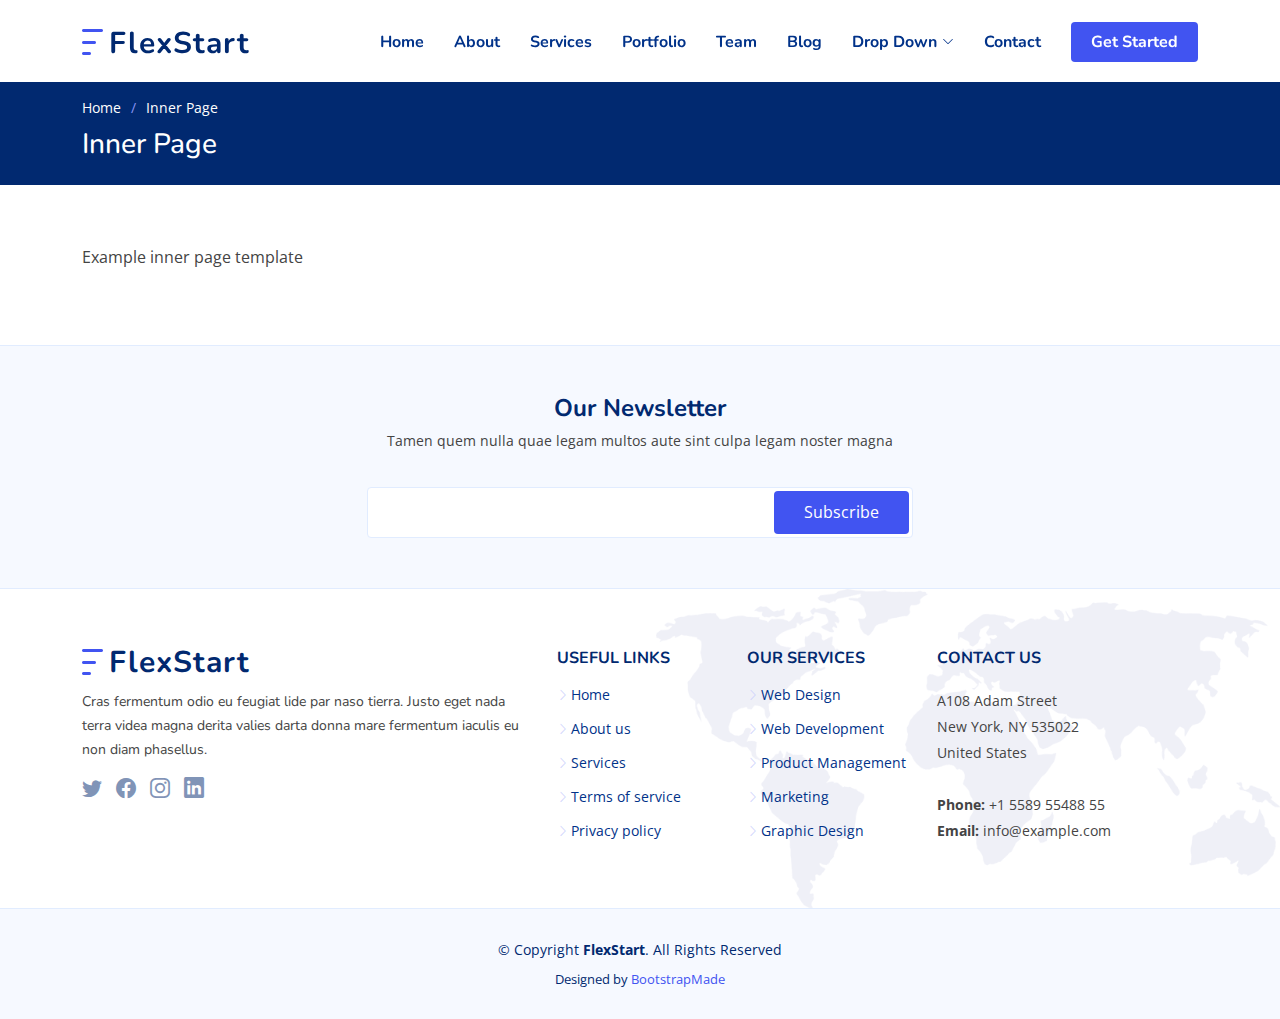
<file: website/FlexStart/inner-page.html>
<!DOCTYPE html>
<html lang="en">

<head>
  <meta charset="utf-8">
  <meta content="width=device-width, initial-scale=1.0" name="viewport">

  <title>Inner Page - FlexStart Bootstrap Template</title>
  <meta content="" name="description">
  <meta content="" name="keywords">

  <!-- Favicons -->
  <link href="assets/img/favicon.png" rel="icon">
  <link href="assets/img/apple-touch-icon.png" rel="apple-touch-icon">

  <!-- Google Fonts -->
  <link href="https://fonts.googleapis.com/css?family=Open+Sans:300,300i,400,400i,600,600i,700,700i|Nunito:300,300i,400,400i,600,600i,700,700i|Poppins:300,300i,400,400i,500,500i,600,600i,700,700i" rel="stylesheet">

  <!-- Vendor CSS Files -->
  <link href="assets/vendor/bootstrap/css/bootstrap.min.css" rel="stylesheet">
  <link href="assets/vendor/bootstrap-icons/bootstrap-icons.css" rel="stylesheet">
  <link href="assets/vendor/aos/aos.css" rel="stylesheet">
  <link href="assets/vendor/remixicon/remixicon.css" rel="stylesheet">
  <link href="assets/vendor/swiper/swiper-bundle.min.css" rel="stylesheet">
  <link href="assets/vendor/glightbox/css/glightbox.min.css" rel="stylesheet">

  <!-- Template Main CSS File -->
  <link href="assets/css/style.css" rel="stylesheet">

  <!-- =======================================================
  * Template Name: FlexStart - v1.4.0
  * Template URL: https://bootstrapmade.com/flexstart-bootstrap-startup-template/
  * Author: BootstrapMade.com
  * License: https://bootstrapmade.com/license/
  ======================================================== -->
</head>

<body>

  <!-- ======= Header ======= -->
  <header id="header" class="header fixed-top">
    <div class="container-fluid container-xl d-flex align-items-center justify-content-between">

      <a href="index.html" class="logo d-flex align-items-center">
        <img src="assets/img/logo.png" alt="">
        <span>FlexStart</span>
      </a>

      <nav id="navbar" class="navbar">
        <ul>
          <li><a class="nav-link scrollto " href="#hero">Home</a></li>
          <li><a class="nav-link scrollto" href="#about">About</a></li>
          <li><a class="nav-link scrollto" href="#services">Services</a></li>
          <li><a class="nav-link scrollto" href="#portfolio">Portfolio</a></li>
          <li><a class="nav-link scrollto" href="#team">Team</a></li>
          <li><a href="blog.html">Blog</a></li>
          <li class="dropdown"><a href="#"><span>Drop Down</span> <i class="bi bi-chevron-down"></i></a>
            <ul>
              <li><a href="#">Drop Down 1</a></li>
              <li class="dropdown"><a href="#"><span>Deep Drop Down</span> <i class="bi bi-chevron-right"></i></a>
                <ul>
                  <li><a href="#">Deep Drop Down 1</a></li>
                  <li><a href="#">Deep Drop Down 2</a></li>
                  <li><a href="#">Deep Drop Down 3</a></li>
                  <li><a href="#">Deep Drop Down 4</a></li>
                  <li><a href="#">Deep Drop Down 5</a></li>
                </ul>
              </li>
              <li><a href="#">Drop Down 2</a></li>
              <li><a href="#">Drop Down 3</a></li>
              <li><a href="#">Drop Down 4</a></li>
            </ul>
          </li>
          <li><a class="nav-link scrollto" href="#contact">Contact</a></li>
          <li><a class="getstarted scrollto" href="#about">Get Started</a></li>
        </ul>
        <i class="bi bi-list mobile-nav-toggle"></i>
      </nav><!-- .navbar -->

    </div>
  </header><!-- End Header -->

  <main id="main">

    <!-- ======= Breadcrumbs ======= -->
    <section class="breadcrumbs">
      <div class="container">

        <ol>
          <li><a href="index.html">Home</a></li>
          <li>Inner Page</li>
        </ol>
        <h2>Inner Page</h2>

      </div>
    </section><!-- End Breadcrumbs -->

    <section class="inner-page">
      <div class="container">
        <p>
          Example inner page template
        </p>
      </div>
    </section>

  </main><!-- End #main -->

  <!-- ======= Footer ======= -->
  <footer id="footer" class="footer">

    <div class="footer-newsletter">
      <div class="container">
        <div class="row justify-content-center">
          <div class="col-lg-12 text-center">
            <h4>Our Newsletter</h4>
            <p>Tamen quem nulla quae legam multos aute sint culpa legam noster magna</p>
          </div>
          <div class="col-lg-6">
            <form action="" method="post">
              <input type="email" name="email"><input type="submit" value="Subscribe">
            </form>
          </div>
        </div>
      </div>
    </div>

    <div class="footer-top">
      <div class="container">
        <div class="row gy-4">
          <div class="col-lg-5 col-md-12 footer-info">
            <a href="index.html" class="logo d-flex align-items-center">
              <img src="assets/img/logo.png" alt="">
              <span>FlexStart</span>
            </a>
            <p>Cras fermentum odio eu feugiat lide par naso tierra. Justo eget nada terra videa magna derita valies darta donna mare fermentum iaculis eu non diam phasellus.</p>
            <div class="social-links mt-3">
              <a href="#" class="twitter"><i class="bi bi-twitter"></i></a>
              <a href="#" class="facebook"><i class="bi bi-facebook"></i></a>
              <a href="#" class="instagram"><i class="bi bi-instagram bx bxl-instagram"></i></a>
              <a href="#" class="linkedin"><i class="bi bi-linkedin bx bxl-linkedin"></i></a>
            </div>
          </div>

          <div class="col-lg-2 col-6 footer-links">
            <h4>Useful Links</h4>
            <ul>
              <li><i class="bi bi-chevron-right"></i> <a href="#">Home</a></li>
              <li><i class="bi bi-chevron-right"></i> <a href="#">About us</a></li>
              <li><i class="bi bi-chevron-right"></i> <a href="#">Services</a></li>
              <li><i class="bi bi-chevron-right"></i> <a href="#">Terms of service</a></li>
              <li><i class="bi bi-chevron-right"></i> <a href="#">Privacy policy</a></li>
            </ul>
          </div>

          <div class="col-lg-2 col-6 footer-links">
            <h4>Our Services</h4>
            <ul>
              <li><i class="bi bi-chevron-right"></i> <a href="#">Web Design</a></li>
              <li><i class="bi bi-chevron-right"></i> <a href="#">Web Development</a></li>
              <li><i class="bi bi-chevron-right"></i> <a href="#">Product Management</a></li>
              <li><i class="bi bi-chevron-right"></i> <a href="#">Marketing</a></li>
              <li><i class="bi bi-chevron-right"></i> <a href="#">Graphic Design</a></li>
            </ul>
          </div>

          <div class="col-lg-3 col-md-12 footer-contact text-center text-md-start">
            <h4>Contact Us</h4>
            <p>
              A108 Adam Street <br>
              New York, NY 535022<br>
              United States <br><br>
              <strong>Phone:</strong> +1 5589 55488 55<br>
              <strong>Email:</strong> info@example.com<br>
            </p>

          </div>

        </div>
      </div>
    </div>

    <div class="container">
      <div class="copyright">
        &copy; Copyright <strong><span>FlexStart</span></strong>. All Rights Reserved
      </div>
      <div class="credits">
        <!-- All the links in the footer should remain intact. -->
        <!-- You can delete the links only if you purchased the pro version. -->
        <!-- Licensing information: https://bootstrapmade.com/license/ -->
        <!-- Purchase the pro version with working PHP/AJAX contact form: https://bootstrapmade.com/flexstart-bootstrap-startup-template/ -->
        Designed by <a href="https://bootstrapmade.com/">BootstrapMade</a>
      </div>
    </div>
  </footer><!-- End Footer -->

  <a href="#" class="back-to-top d-flex align-items-center justify-content-center"><i class="bi bi-arrow-up-short"></i></a>

  <!-- Vendor JS Files -->
  <script src="assets/vendor/bootstrap/js/bootstrap.bundle.js"></script>
  <script src="assets/vendor/aos/aos.js"></script>
  <script src="assets/vendor/php-email-form/validate.js"></script>
  <script src="assets/vendor/swiper/swiper-bundle.min.js"></script>
  <script src="assets/vendor/purecounter/purecounter.js"></script>
  <script src="assets/vendor/isotope-layout/isotope.pkgd.min.js"></script>
  <script src="assets/vendor/glightbox/js/glightbox.min.js"></script>

  <!-- Template Main JS File -->
  <script src="assets/js/main.js"></script>

</body>

</html>
</file>
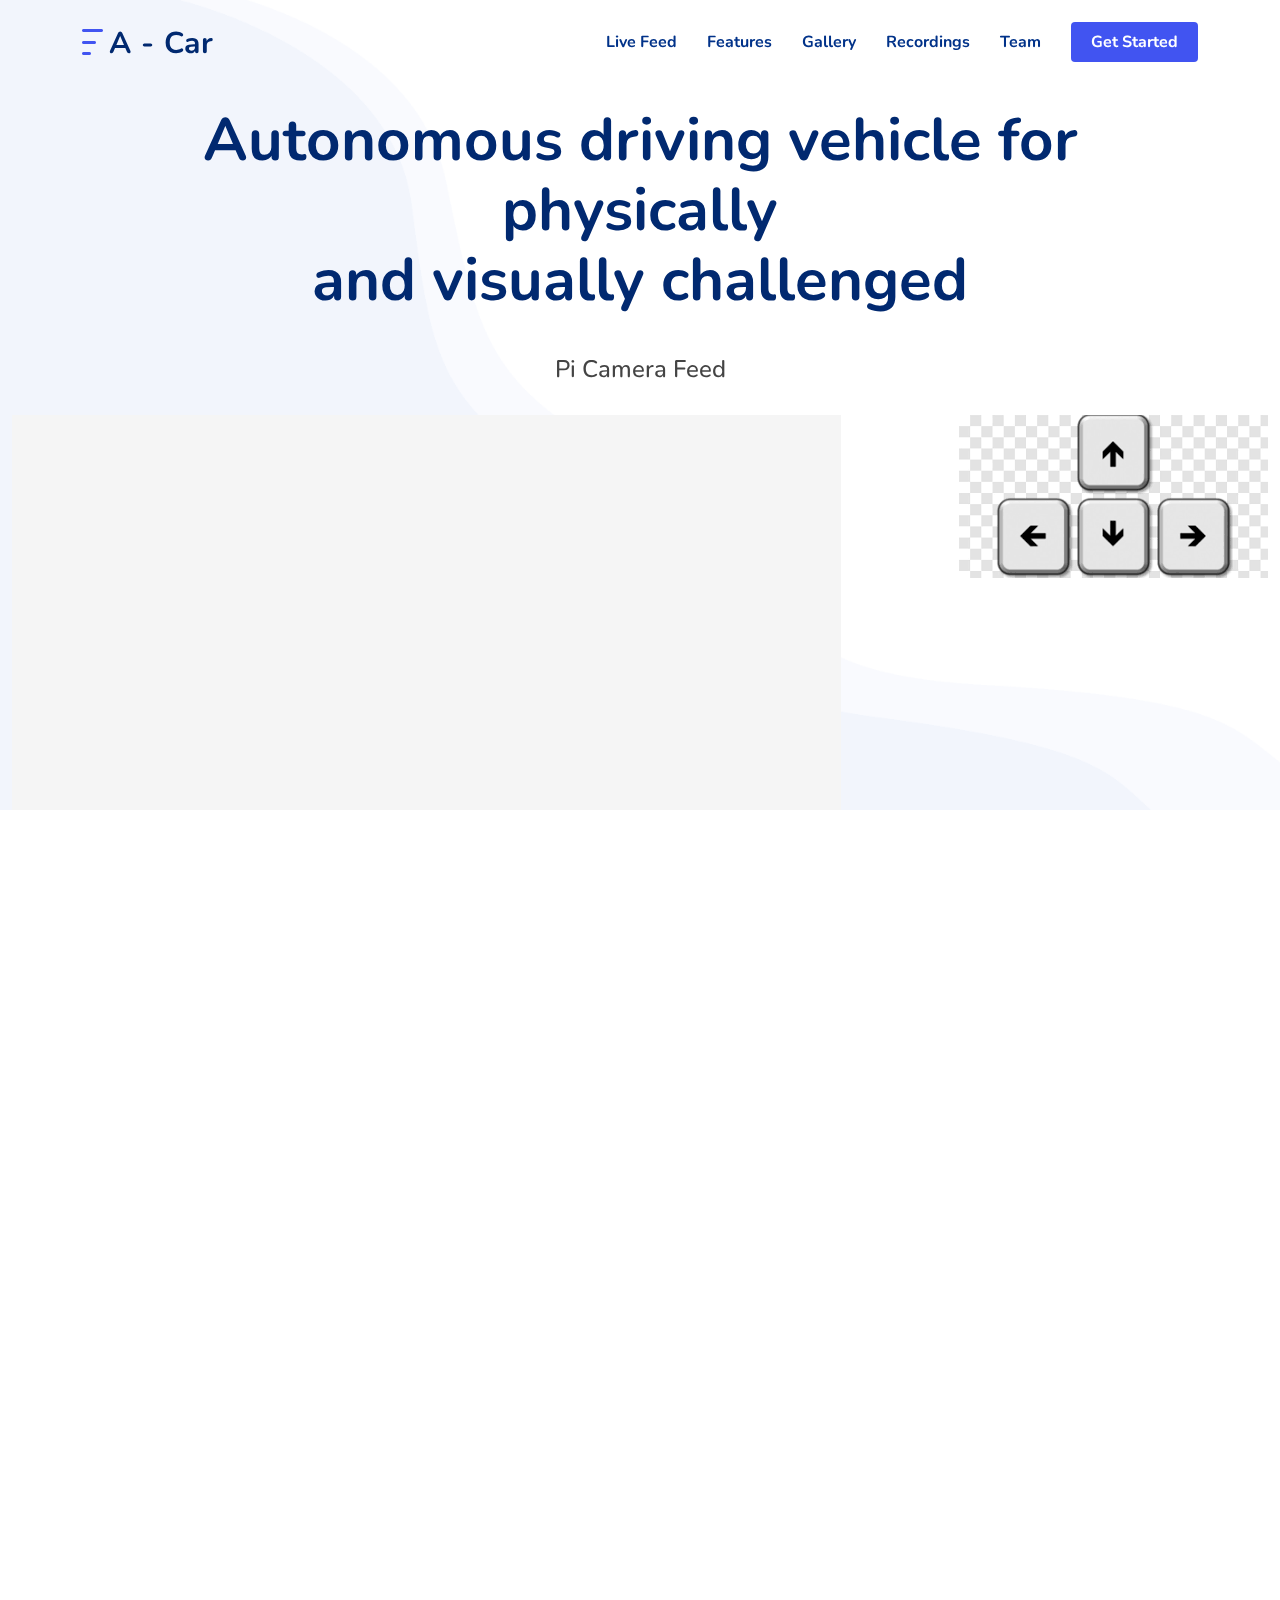
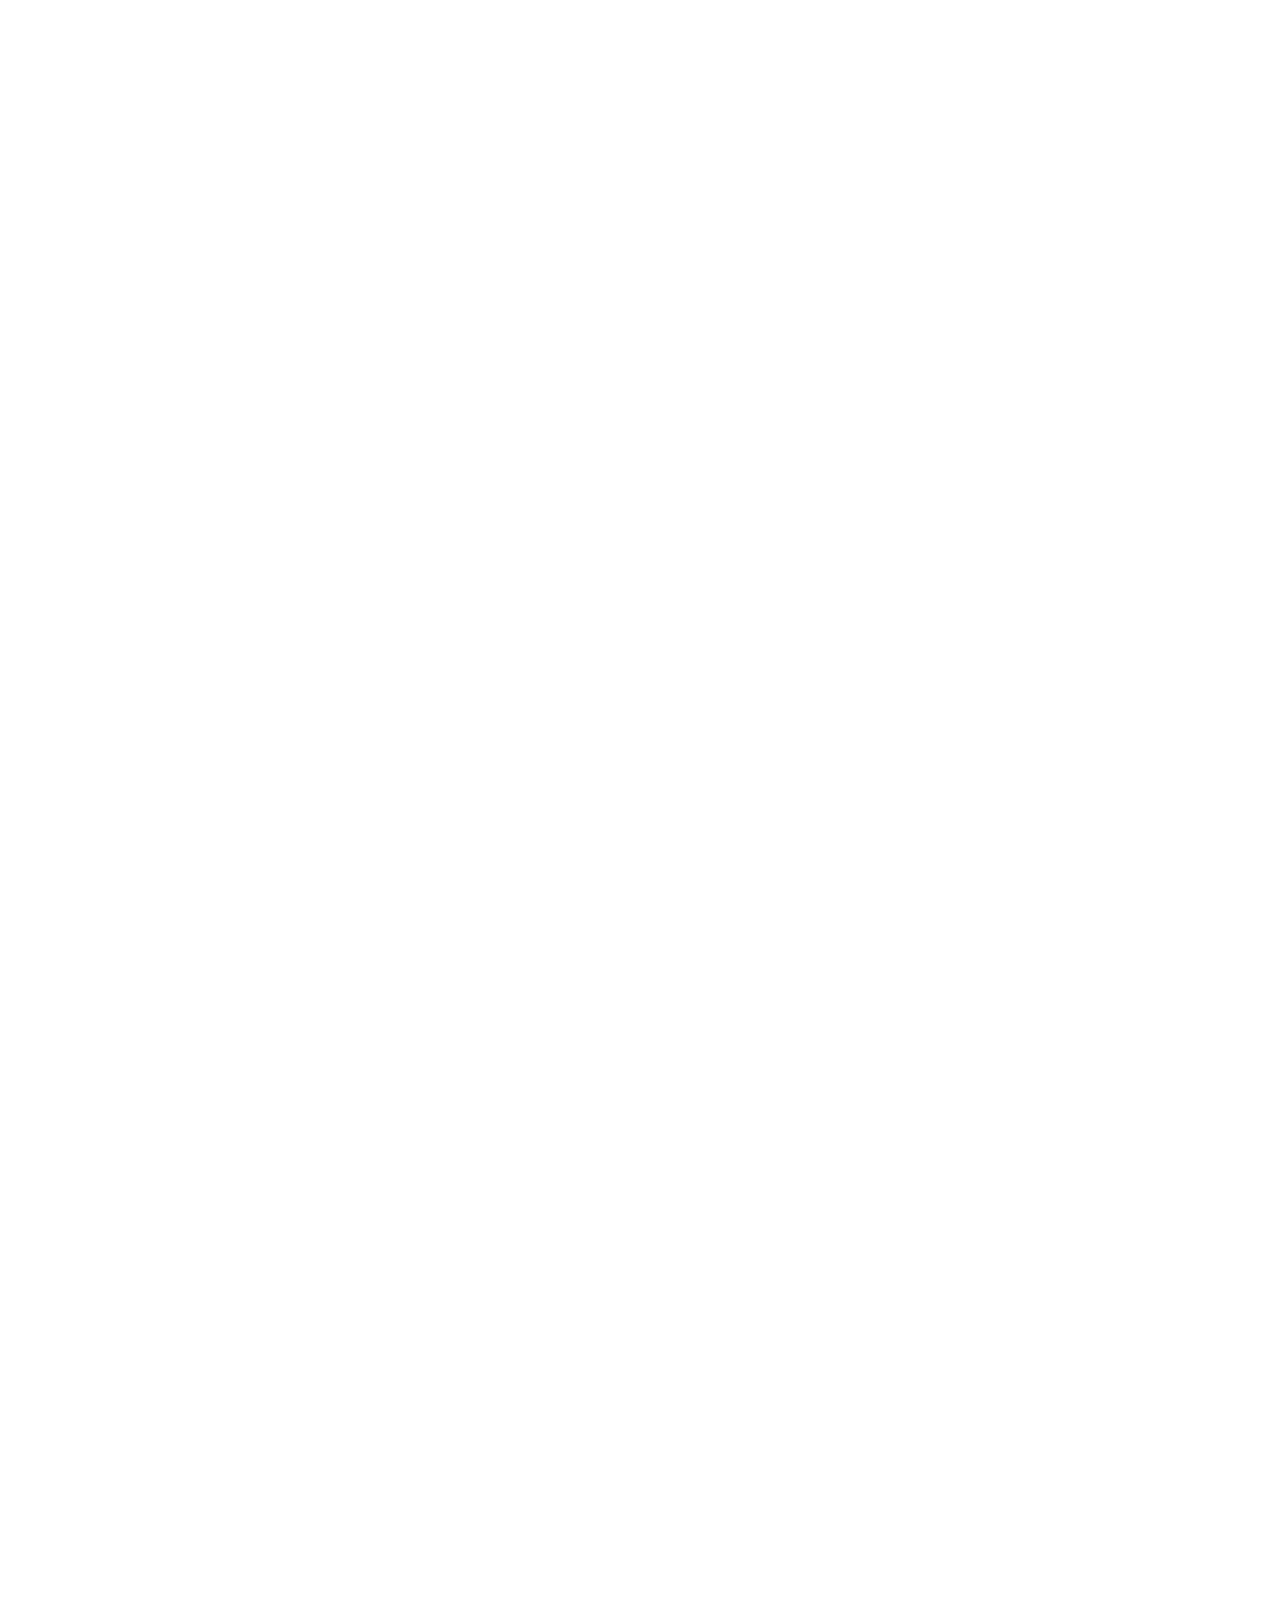
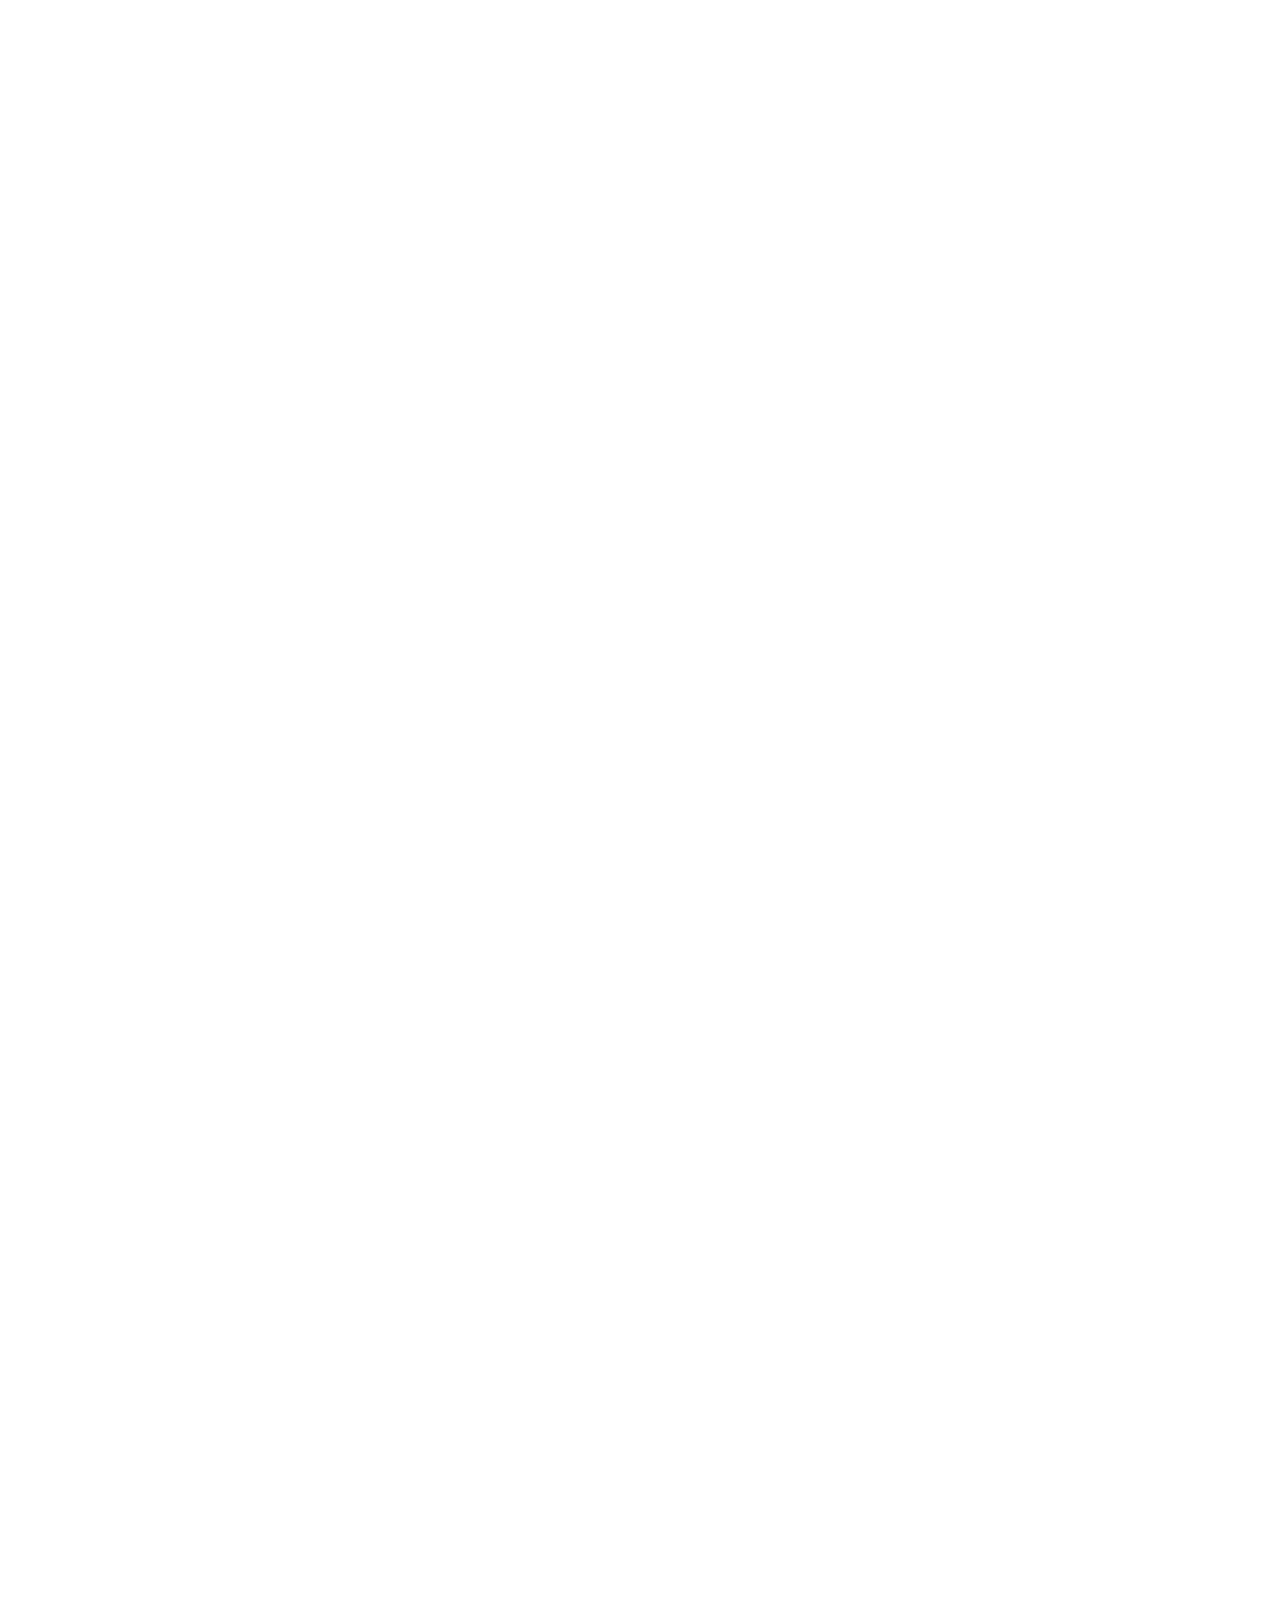
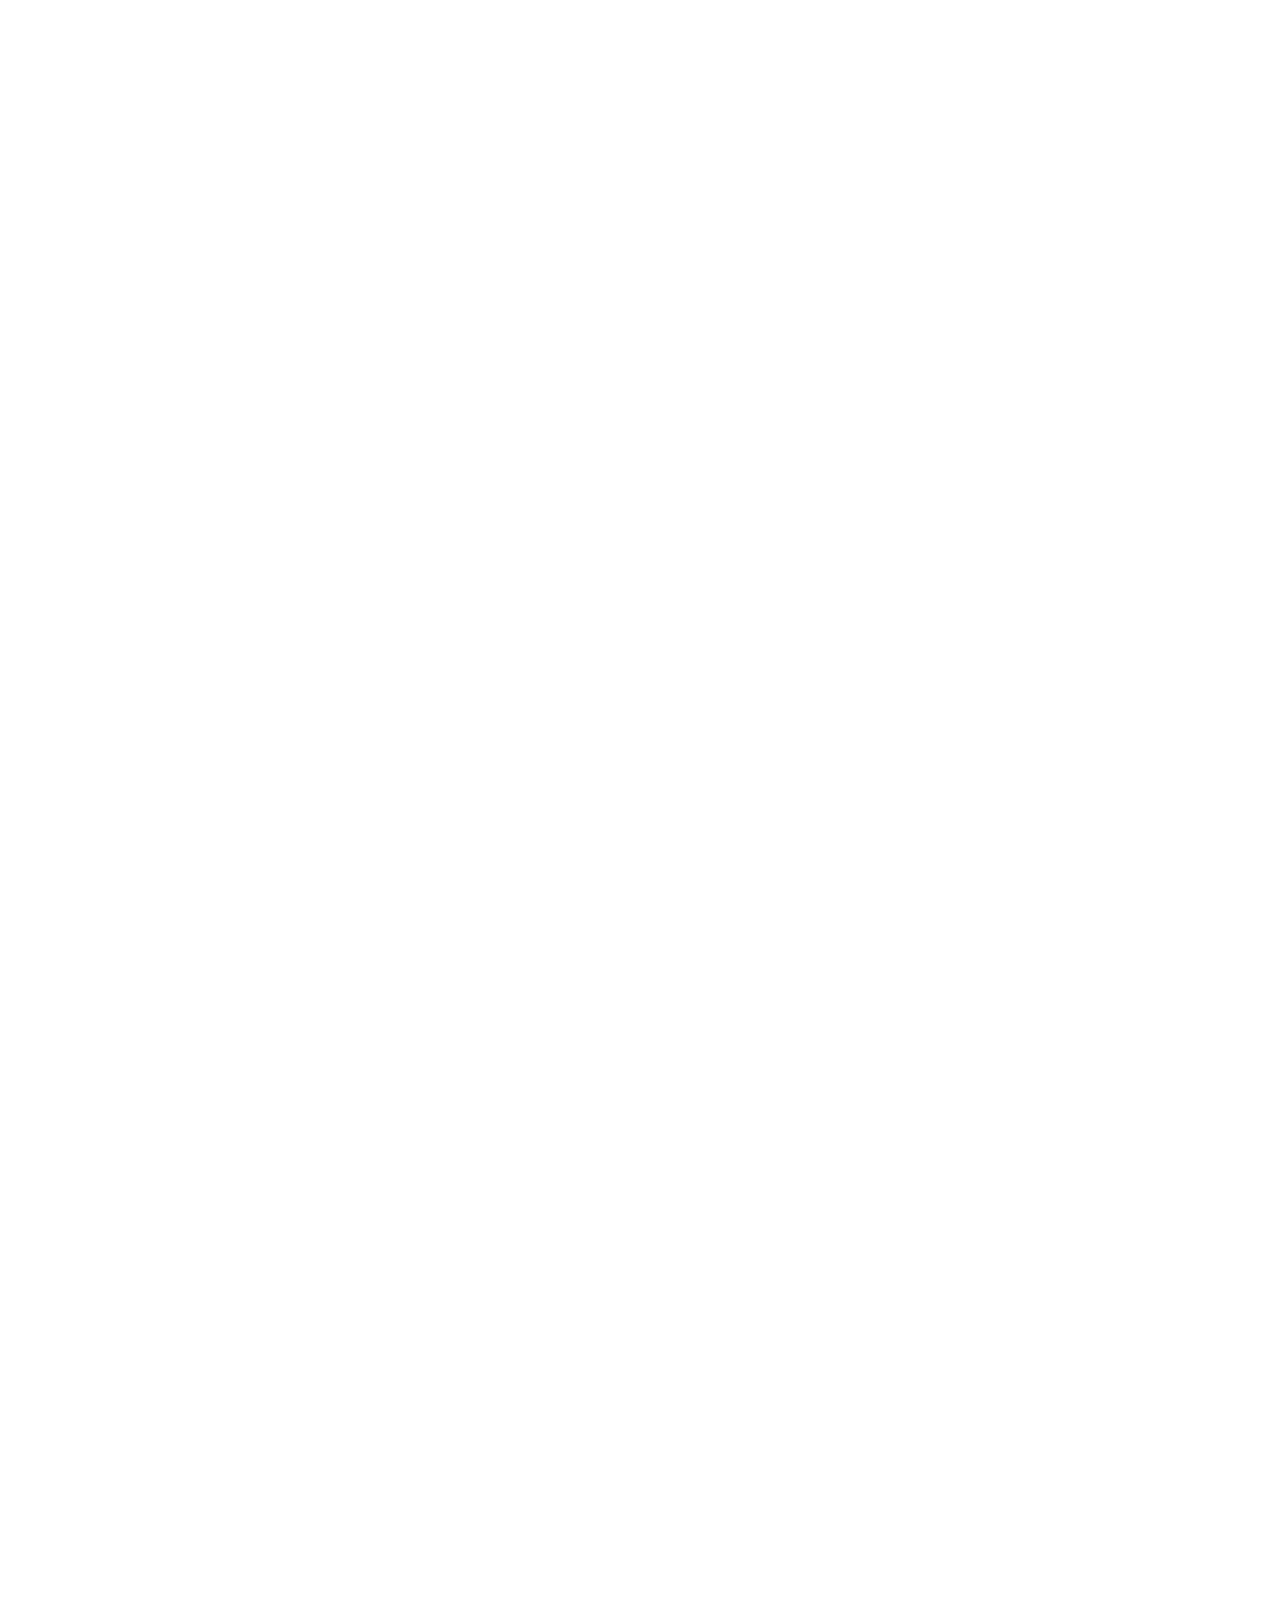
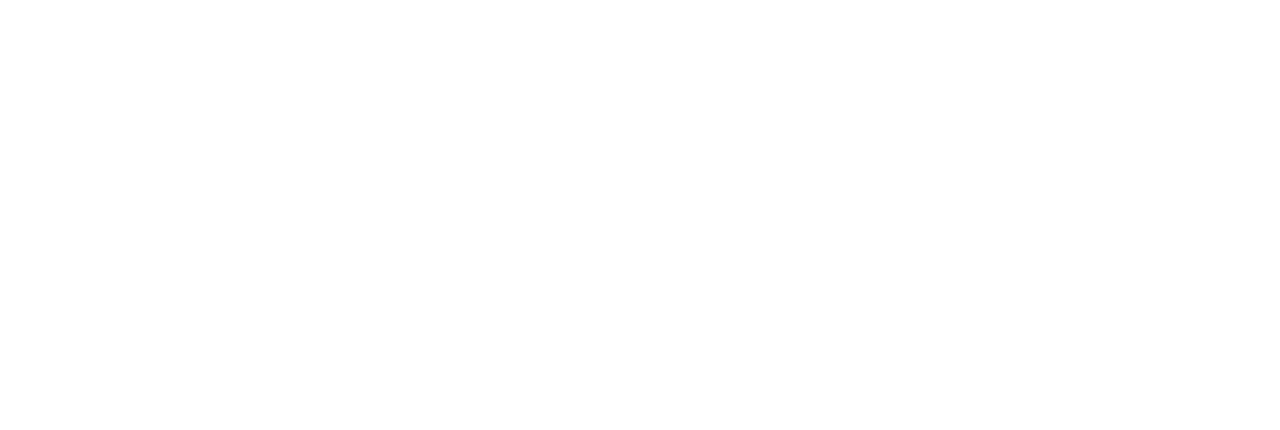
<file: website/FlexStart/pindex.html>
<!DOCTYPE html>
<html lang="en">
  <head>
    <meta charset="utf-8" />
    <meta content="width=device-width, initial-scale=1.0" name="viewport" />

    <title>FlexStart Bootstrap Template - Index</title>
    <meta content="" name="description" />

    <meta content="" name="keywords" />

    <!-- Favicons -->
    <link href="assets/img/favicon.png" rel="icon" />
    <link href="assets/img/apple-touch-icon.png" rel="apple-touch-icon" />

    <!-- Google Fonts -->
    <link
      href="https://fonts.googleapis.com/css?family=Open+Sans:300,300i,400,400i,600,600i,700,700i|Nunito:300,300i,400,400i,600,600i,700,700i|Poppins:300,300i,400,400i,500,500i,600,600i,700,700i"
      rel="stylesheet"
    />

    <!-- Vendor CSS Files -->
    <link
      href="assets/vendor/bootstrap/css/bootstrap.min.css"
      rel="stylesheet"
    />
    <link
      href="assets/vendor/bootstrap-icons/bootstrap-icons.css"
      rel="stylesheet"
    />
    <link href="assets/vendor/aos/aos.css" rel="stylesheet" />
    <link href="assets/vendor/remixicon/remixicon.css" rel="stylesheet" />
    <link href="assets/vendor/swiper/swiper-bundle.min.css" rel="stylesheet" />
    <link
      href="assets/vendor/glightbox/css/glightbox.min.css"
      rel="stylesheet"
    />

    <!-- Template Main CSS File -->
    <link href="assets/css/style.css" rel="stylesheet" />
    <link href="assets/css/style2.css" rel="stylesheet" />

    <!-- =======================================================
        * Template Name: FlexStart - v1.4.0
        * Template URL: https://bootstrapmade.com/flexstart-bootstrap-startup-template/
        * Author: BootstrapMade.com
        * License: https://bootstrapmade.com/license/
        ======================================================== -->
  </head>

  <body>
    <!-- ======= Header ======= -->
    <header id="header" class="header fixed-top">
      <div
        class="
          container-fluid container-xl
          d-flex
          align-items-center
          justify-content-between
        "
      >
        <a href="index.html" class="logo d-flex align-items-center">
          <img src="assets/img/logo.png" alt="" />
          <span>A - Car</span>
        </a>

        <nav id="navbar" class="navbar">
          <ul>
            <li><a class="nav-link scrollto active" href="#hero">Live Feed</a></li>
            <li><a class="nav-link scrollto" href="#about">Features</a></li>
            <li><a class="nav-link scrollto" href="#services">Gallery</a></li>
            <li>
              <a class="nav-link scrollto" href="#portfolio">Recordings</a>
            </li>
            <li><a class="nav-link scrollto" href="#team">Team</a></li>
            <li>
              <a class="getstarted scrollto" href="#about">Get Started</a>
            </li>
          </ul>
          <i class="bi bi-list mobile-nav-toggle"></i>
        </nav>
        <!-- .navbar -->
      </div>
    </header>
    <!-- End Header -->

    <section class="hero main-heading d-flex align-items-center">
      <div class="container">
        <div class="row">
          <div class="col-lg-12">
            <h1 class="main-header text-center" data-aos="fade-up">
              Autonomous driving vehicle for physically <br />
              and visually challenged
            </h1>
          </div>
        </div>
      </div>
    </section>
    <!-- ======= Hero Section ======= -->
    <section
      id="hero"
      class="hero camera-container-header d-flex align-items-center"
    >
      <div class="container-fluid">
        <div class="row">
          <div class="col-lg-12">
            <h4
              data-aos="fade-up"
              class="text-center pb-4"
              data-aos-delay="400"
            >
              Pi Camera Feed
            </h4>
          </div>
        </div>
        <div class="row">
          <div class="col-lg-8 d-flex flex-column justify-content-center">
            <div class="camera-container"></div>
          </div>
          <div
            class="col-lg-4 hero-img "
            data-aos="zoom-out"
            data-aos-delay="200"
          >
          <div class="controls-container align-items-center">
            <img src="assets/img/download (1).png" class="img-fluid" alt="">

          </div>
        </div>
        </div>
      </div>
    </section>
    <!-- End Hero -->

    <main id="main">
      <!-- ======= Values Section ======= -->
      <section id="values" class="values">
        <div class="container-fluid" data-aos="fade-up">
          <header class="section-header">
            <h2>Our Values</h2>
            <p>Odit est perspiciatis laborum et dicta</p>
          </header>

          <div class="row">
            <div class="col-lg-3">
              <div class="box" data-aos="fade-up" data-aos-delay="200">
                <img src="assets/img/values-1.png" class="img-fluid" alt="" />
                <h3>Ad cupiditate sed est odio</h3>
                <p>
                  Eum ad dolor et. Autem aut fugiat debitis voluptatem
                  consequuntur sit. Et veritatis id.
                </p>
              </div>
            </div>

            <div class="col-lg-3 mt-4 mt-lg-0">
              <div class="box" data-aos="fade-up" data-aos-delay="400">
                <img src="assets/img/values-2.png" class="img-fluid" alt="" />
                <h3>Voluptatem voluptatum alias</h3>
                <p>
                  Repudiandae amet nihil natus in distinctio suscipit id.
                  Doloremque ducimus ea sit non.
                </p>
              </div>
            </div>

            <div class="col-lg-3 mt-4 mt-lg-0">
              <div class="box" data-aos="fade-up" data-aos-delay="600">
                <img src="assets/img/values-3.png" class="img-fluid" alt="" />
                <h3>Fugit cupiditate alias nobis.</h3>
                <p>
                  Quam rem vitae est autem molestias explicabo debitis sint.
                  Vero aliquid quidem commodi.
                </p>
              </div>
            </div>
            <div class="col-lg-3 mt-4 mt-lg-0">
                <div class="box" data-aos="fade-up" data-aos-delay="600">
                  <img src="assets/img/values-3.png" class="img-fluid" alt="" />
                  <h3>Fugit cupiditate alias nobis.</h3>
                  <p>
                    Quam rem vitae est autem molestias explicabo debitis sint.
                    Vero aliquid quidem commodi.
                  </p>
                </div>
              </div>
          </div>
        </div>
      </section>
      <!-- End Values Section -->

      <!-- ======= Features Section ======= -->
      <section id="features" class="features">
        <div class="container" data-aos="fade-up">
          <header class="section-header">
            <h2>Features</h2>
            <p>Our Autonomous Car Features</p>
          </header>
           <!-- Feature Tabs -->
           <div class="row feture-tabs" data-aos="fade-up">
            <div class="col-lg-6">
              <h3>Neque officiis dolore maiores et exercitationem quae est seda lidera pat claero</h3>
  
              <!-- Tab Content -->
              <div class="tab-content">
  
                <div class="tab-pane fade show active" id="tab1">
                  <p>Consequuntur inventore voluptates consequatur aut vel et. Eos doloribus expedita. Sapiente atque consequatur minima nihil quae aspernatur quo suscipit voluptatem.</p>
                  <div class="d-flex align-items-center mb-2">
                    <i class="bi bi-check2"></i>
                    <h4>Repudiandae rerum velit modi et officia quasi facilis</h4>
                  </div>
                  <p>Laborum omnis voluptates voluptas qui sit aliquam blanditiis. Sapiente minima commodi dolorum non eveniet magni quaerat nemo et.</p>
                  <div class="d-flex align-items-center mb-2">
                    <i class="bi bi-check2"></i>
                    <h4>Incidunt non veritatis illum ea ut nisi</h4>
                  </div>
                  <p>Non quod totam minus repellendus autem sint velit. Rerum debitis facere soluta tenetur. Iure molestiae assumenda sunt qui inventore eligendi voluptates nisi at. Dolorem quo tempora. Quia et perferendis.</p>
                </div><!-- End Tab 1 Content -->
              </div>
  
            </div>
  
            <div class="col-lg-6">
              <img src="assets/img/features-2.png" class="img-fluid" alt="">
            </div>       
        </div>    
        <div class="row feture-tabs" data-aos="fade-up">
            
            <div class="col-lg-6">
                <img src="assets/img/features-2.png" class="img-fluid" alt="">
              </div>
            <div class="col-lg-6">
              <h3>Neque officiis dolore maiores et exercitationem quae est seda lidera pat claero</h3>
  
              <!-- Tab Content -->
              <div class="tab-content">
  
                <div class="tab-pane fade show active" id="tab1">
                  <p>Consequuntur inventore voluptates consequatur aut vel et. Eos doloribus expedita. Sapiente atque consequatur minima nihil quae aspernatur quo suscipit voluptatem.</p>
                  <div class="d-flex align-items-center mb-2">
                    <i class="bi bi-check2"></i>
                    <h4>Repudiandae rerum velit modi et officia quasi facilis</h4>
                  </div>
                  <p>Laborum omnis voluptates voluptas qui sit aliquam blanditiis. Sapiente minima commodi dolorum non eveniet magni quaerat nemo et.</p>
                  <div class="d-flex align-items-center mb-2">
                    <i class="bi bi-check2"></i>
                    <h4>Incidunt non veritatis illum ea ut nisi</h4>
                  </div>
                  <p>Non quod totam minus repellendus autem sint velit. Rerum debitis facere soluta tenetur. Iure molestiae assumenda sunt qui inventore eligendi voluptates nisi at. Dolorem quo tempora. Quia et perferendis.</p>
                </div><!-- End Tab 1 Content -->
              </div>
  
            </div>
         
        </div>
           <!-- End Feature Tabs -->


           <!-- Feature Icons -->
           <div class="row feature-icons" data-aos="fade-up">
            <div class="row">
              <div
                class="col-xl-4 text-center"
                data-aos="fade-right"
                data-aos-delay="100"
              >
                <img
                  src="assets/img/features-3.png"
                  class="img-fluid p-4"
                  alt=""
                />
              </div>

              <div class="col-xl-8 d-flex content">
                <div class="row align-self-center gy-4">
                  <div class="col-md-6 icon-box" data-aos="fade-up">
                    <i class="ri-line-chart-line"></i>
                    <div>
                      <h4>Corporis voluptates sit</h4>
                      <p>
                        Consequuntur sunt aut quasi enim aliquam quae harum
                        pariatur laboris nisi ut aliquip
                      </p>
                    </div>
                  </div>

                  <div
                    class="col-md-6 icon-box"
                    data-aos="fade-up"
                    data-aos-delay="100"
                  >
                    <i class="ri-stack-line"></i>
                    <div>
                      <h4>Ullamco laboris nisi</h4>
                      <p>
                        Excepteur sint occaecat cupidatat non proident, sunt in
                        culpa qui officia deserunt
                      </p>
                    </div>
                  </div>

                  <div
                    class="col-md-6 icon-box"
                    data-aos="fade-up"
                    data-aos-delay="200"
                  >
                    <i class="ri-brush-4-line"></i>
                    <div>
                      <h4>Labore consequatur</h4>
                      <p>
                        Aut suscipit aut cum nemo deleniti aut omnis. Doloribus
                        ut maiores omnis facere
                      </p>
                    </div>
                  </div>

                  <div
                    class="col-md-6 icon-box"
                    data-aos="fade-up"
                    data-aos-delay="300"
                  >
                    <i class="ri-magic-line"></i>
                    <div>
                      <h4>Beatae veritatis</h4>
                      <p>
                        Expedita veritatis consequuntur nihil tempore laudantium
                        vitae denat pacta
                      </p>
                    </div>
                  </div>

                  <div
                    class="col-md-6 icon-box"
                    data-aos="fade-up"
                    data-aos-delay="400"
                  >
                    <i class="ri-command-line"></i>
                    <div>
                      <h4>Molestiae dolor</h4>
                      <p>
                        Et fuga et deserunt et enim. Dolorem architecto ratione
                        tensa raptor marte
                      </p>
                    </div>
                  </div>

                  <div
                    class="col-md-6 icon-box"
                    data-aos="fade-up"
                    data-aos-delay="500"
                  >
                    <i class="ri-radar-line"></i>
                    <div>
                      <h4>Explicabo consectetur</h4>
                      <p>
                        Est autem dicta beatae suscipit. Sint veritatis et sit
                        quasi ab aut inventore
                      </p>
                    </div>
                  </div>
                </div>
              </div>
            </div>
          </div>
          <!-- End Feature Icons -->

      </section>
      <!-- End Features Section -->

      <!-- ======= Portfolio Section ======= -->
      <section id="portfolio" class="portfolio">
        <div class="container" data-aos="fade-up">
          <header class="section-header">
            <h2>Portfolio</h2>
            <p>Our Project work Phases</p>
          </header>
          <div
            class="row gy-4 portfolio-container"
            data-aos="fade-up"
            data-aos-delay="200"
          >
            <div class="col-lg-4 col-md-6 portfolio-item filter-app">
              <div class="portfolio-wrap">
                <img
                  src="assets/img/portfolio/portfolio-1.jpg"
                  class="img-fluid"
                  alt=""
                />
              </div>
            </div>
            <div class="col-lg-4 col-md-6 portfolio-item filter-web">
              <div class="portfolio-wrap">
                <img
                  src="assets/img/portfolio/portfolio-2.jpg"
                  class="img-fluid"
                  alt=""
                />
              </div>
            </div>
            <div class="col-lg-4 col-md-6 portfolio-item filter-app">
              <div class="portfolio-wrap">
                <img
                  src="assets/img/portfolio/portfolio-3.jpg"
                  class="img-fluid"
                  alt=""
                />
              </div>
            </div>
            <div class="col-lg-4 col-md-6 portfolio-item filter-app">
              <div class="portfolio-wrap">
                <img
                  src="assets/img/portfolio/portfolio-1.jpg"
                  class="img-fluid"
                  alt=""
                />
              </div>
            </div>
            <div class="col-lg-4 col-md-6 portfolio-item filter-web">
              <div class="portfolio-wrap">
                <img
                  src="assets/img/portfolio/portfolio-2.jpg"
                  class="img-fluid"
                  alt=""
                />
              </div>
            </div>
            <div class="col-lg-4 col-md-6 portfolio-item filter-app">
              <div class="portfolio-wrap">
                <img
                  src="assets/img/portfolio/portfolio-3.jpg"
                  class="img-fluid"
                  alt=""
                />
              </div>
            </div>
          </div>
        </div>
      </section>
      <!-- End Portfolio Section -->

      <!-- ======= Video Section ======= -->
      <section id="recent-blog-posts" class="recent-blog-posts">
                <div class="container" data-aos="fade-up">
                  <header class="section-header">
                    <h2>Video</h2>
                    <p>Recent videos of The Autonomous Car</p>
                  </header>
        
                  <div class="row">
                    <div class="col-lg-6">
                      <div class="post-box">
                        <div class="post-img">
                          <img
                            src="assets/img/blog/blog-1.jpg"
                            class="img-fluid"
                            alt=""
                          />
                        </div>
                        <span class="post-date">Tue, September 15</span>
                        <h3 class="post-title">
                          Eum ad dolor et. Autem aut fugiat debitis voluptatem
                          consequuntur sit
                        </h3>
                        <a
                          href="blog-singe.html"
                          class="readmore stretched-link mt-auto"
                          ><span>Read More</span><i class="bi bi-arrow-right"></i
                        ></a>
                      </div>
                    </div>
        
                    <div class="col-lg-6">
                      <div class="post-box">
                        <div class="post-img">
                          <img
                            src="assets/img/blog/blog-2.jpg"
                            class="img-fluid"
                            alt=""
                          />
                        </div>
                        <span class="post-date">Fri, August 28</span>
                        <h3 class="post-title">
                          Et repellendus molestiae qui est sed omnis voluptates magnam
                        </h3>
                        <a
                          href="blog-singe.html"
                          class="readmore stretched-link mt-auto"
                          ><span>Read More</span><i class="bi bi-arrow-right"></i
                        ></a>
                      </div>
                    </div>
                  </div>
                  <div class="row">
                    <div class="col-lg-6">
                      <div class="post-box">
                        <div class="post-img">
                          <img
                            src="assets/img/blog/blog-1.jpg"
                            class="img-fluid"
                            alt=""
                          />
                        </div>
                        <span class="post-date">Tue, September 15</span>
                        <h3 class="post-title">
                          Eum ad dolor et. Autem aut fugiat debitis voluptatem
                          consequuntur sit
                        </h3>
                        <a
                          href="blog-singe.html"
                          class="readmore stretched-link mt-auto"
                          ><span>Read More</span><i class="bi bi-arrow-right"></i
                        ></a>
                      </div>
                    </div>
        
                    <div class="col-lg-6">
                      <div class="post-box">
                        <div class="post-img">
                          <img
                            src="assets/img/blog/blog-2.jpg"
                            class="img-fluid"
                            alt=""
                          />
                        </div>
                        <span class="post-date">Fri, August 28</span>
                        <h3 class="post-title">
                          Et repellendus molestiae qui est sed omnis voluptates magnam
                        </h3>
                        <a
                          href="blog-singe.html"
                          class="readmore stretched-link mt-auto"
                          ><span>Read More</span><i class="bi bi-arrow-right"></i
                        ></a>
                      </div>
                    </div>
                  </div>
                </div>
      </section>
      <!-- Video Section -->

      <!-- ======= Guide Section ======= -->
      <section id="team" class="team">
        <div class="container" data-aos="fade-up">
          <header class="section-header">
            <p>Our Guide</p>
          </header>

          <div class="row gy-4">
           
            <div
            class="col-lg-4 col-md-13 d-flex align-items-stretch"
            >
            </div> 
            <div
            class="col-lg-4 col-md-13 d-flex align-items-stretch"
            data-aos="fade-up"
            data-aos-delay="100"
          >
            <div class="member">
              <div class="member-img">
                <img
                  src="assets/img/team/team-1.jpg"
                  class="img-fluid"
                  alt=""
                />
                <div class="social">
                  <a href=""><i class="bi bi-twitter"></i></a>
                  <a href=""><i class="bi bi-facebook"></i></a>
                  <a href=""><i class="bi bi-instagram"></i></a>
                  <a href=""><i class="bi bi-linkedin"></i></a>
                </div>
              </div>
              <div class="member-info">
                <h4>Dr.Sathish Kumar S</h4>
                <span>Professor<br />Dept of ISE</span>
                <p>
                  Velit aut quia fugit et et. Dolorum ea voluptate vel tempore
                  tenetur ipsa quae aut. Ipsum exercitationem iure minima enim
                  corporis et voluptate.
                </p>
              </div>
            </div>
          </div>
             <div
            class="col-lg-4 col-md-13 d-flex align-items-stretch"
            >
            </div>
          </div>
        </div>
      </section>
      <!-- End Guide Section -->

      <!-- ======= Team Section ======= -->
      <section id="team" class="team">
        <div class="container" data-aos="fade-up">
          <header class="section-header">
            <h2>Team</h2>
            <p>Our team</p>
          </header>

          <div class="row gy-4">
            <div
              class="col-lg-3 col-md-6 d-flex align-items-stretch"
              data-aos="fade-up"
              data-aos-delay="100"
            >
              <div class="member">
                <div class="member-img">
                  <img
                    src="assets/img/team/team-1.jpg"
                    class="img-fluid"
                    alt=""
                  />
                  <div class="social">
                    <a href=""><i class="bi bi-twitter"></i></a>
                    <a href=""><i class="bi bi-facebook"></i></a>
                    <a href=""><i class="bi bi-instagram"></i></a>
                    <a href=""><i class="bi bi-linkedin"></i></a>
                  </div>
                </div>
                <div class="member-info">
                  <h4>Abhijith Raj urs R</h4>
                  <span>1RN17IS001</span>
                </div>
              </div>
            </div>
            <div
              class="col-lg-3 col-md-6 d-flex align-items-stretch"
              data-aos="fade-up"
              data-aos-delay="100"
            >
              <div class="member">
                <div class="member-img">
                  <img
                    src="assets/img/team/team-1.jpg"
                    class="img-fluid"
                    alt=""
                  />
                  <div class="social">
                    <a href=""><i class="bi bi-twitter"></i></a>
                    <a href=""><i class="bi bi-facebook"></i></a>
                    <a href=""><i class="bi bi-instagram"></i></a>
                    <a href=""><i class="bi bi-linkedin"></i></a>
                  </div>
                </div>
                <div class="member-info">
                  <h4>Adithya S Kaushik</h4>
                  <span>1RN17IS006</span>
                </div>
              </div>
            </div>
            <div
              class="col-lg-3 col-md-6 d-flex align-items-stretch"
              data-aos="fade-up"
              data-aos-delay="100"
            >
              <div class="member">
                <div class="member-img">
                  <img
                    src="assets/img/team/team-1.jpg"
                    class="img-fluid"
                    alt=""
                  />
                  <div class="social">
                    <a href=""><i class="bi bi-twitter"></i></a>
                    <a href=""><i class="bi bi-facebook"></i></a>
                    <a href=""><i class="bi bi-instagram"></i></a>
                    <a href=""><i class="bi bi-linkedin"></i></a>
                  </div>
                </div>
                <div class="member-info">
                  <h4>Amey Aditya Achar J</h4>
                  <span>1RN17IS009</span>
                </div>
              </div>
            </div>
            <div
              class="col-lg-3 col-md-6 d-flex align-items-stretch"
              data-aos="fade-up"
              data-aos-delay="100"
            >
              <div class="member">
                <div class="member-img">
                  <img
                    src="assets/img/team/team-1.jpg"
                    class="img-fluid"
                    alt=""
                  />
                  <div class="social">
                    <a href=""><i class="bi bi-twitter"></i></a>
                    <a href=""><i class="bi bi-facebook"></i></a>
                    <a href=""><i class="bi bi-instagram"></i></a>
                    <a href=""><i class="bi bi-linkedin"></i></a>
                  </div>
                </div>
                <div class="member-info">
                  <h4>Anirudh J</h4>
                  <span>1RN17IS013</span>
                </div>
              </div>
            </div>
          </div>
        </div>
      </section>
      <!-- End Team Section -->
    </main>
    <!-- End #main -->

    <!-- Vendor JS Files -->
    <script src="assets/vendor/bootstrap/js/bootstrap.bundle.js"></script>
    <script src="assets/vendor/aos/aos.js"></script>
    <script src="assets/vendor/php-email-form/validate.js"></script>
    <script src="assets/vendor/swiper/swiper-bundle.min.js"></script>
    <script src="assets/vendor/purecounter/purecounter.js"></script>
    <script src="assets/vendor/isotope-layout/isotope.pkgd.min.js"></script>
    <script src="assets/vendor/glightbox/js/glightbox.min.js"></script>

    <!-- Template Main JS File -->
    <script src="assets/js/main.js"></script>
  </body>
</html>
</file>
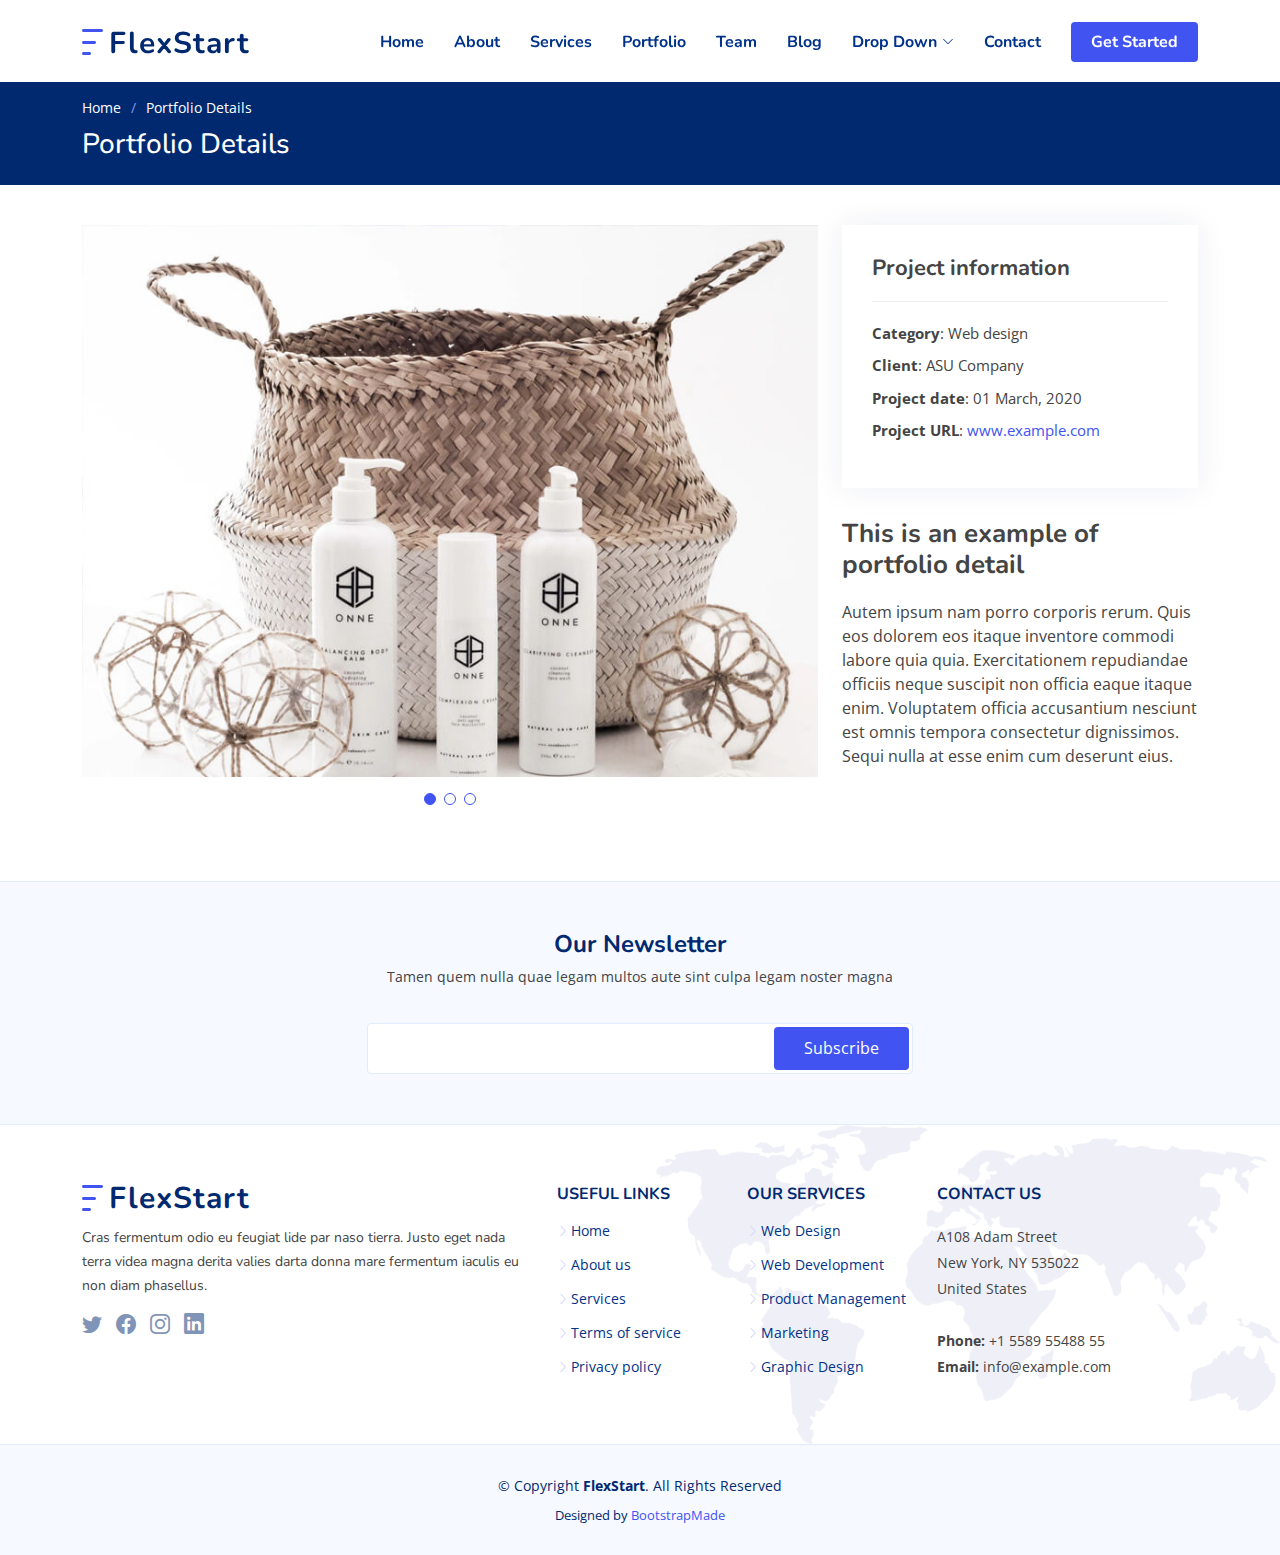
<file: website/FlexStart/portfolio-details.html>
<!DOCTYPE html>
<html lang="en">

<head>
  <meta charset="utf-8">
  <meta content="width=device-width, initial-scale=1.0" name="viewport">

  <title>Portfolio Details - FlexStart Bootstrap Template</title>
  <meta content="" name="description">
  <meta content="" name="keywords">

  <!-- Favicons -->
  <link href="assets/img/favicon.png" rel="icon">
  <link href="assets/img/apple-touch-icon.png" rel="apple-touch-icon">

  <!-- Google Fonts -->
  <link href="https://fonts.googleapis.com/css?family=Open+Sans:300,300i,400,400i,600,600i,700,700i|Nunito:300,300i,400,400i,600,600i,700,700i|Poppins:300,300i,400,400i,500,500i,600,600i,700,700i" rel="stylesheet">

  <!-- Vendor CSS Files -->
  <link href="assets/vendor/bootstrap/css/bootstrap.min.css" rel="stylesheet">
  <link href="assets/vendor/bootstrap-icons/bootstrap-icons.css" rel="stylesheet">
  <link href="assets/vendor/aos/aos.css" rel="stylesheet">
  <link href="assets/vendor/remixicon/remixicon.css" rel="stylesheet">
  <link href="assets/vendor/swiper/swiper-bundle.min.css" rel="stylesheet">
  <link href="assets/vendor/glightbox/css/glightbox.min.css" rel="stylesheet">

  <!-- Template Main CSS File -->
  <link href="assets/css/style.css" rel="stylesheet">

  <!-- =======================================================
  * Template Name: FlexStart - v1.4.0
  * Template URL: https://bootstrapmade.com/flexstart-bootstrap-startup-template/
  * Author: BootstrapMade.com
  * License: https://bootstrapmade.com/license/
  ======================================================== -->
</head>

<body>

  <!-- ======= Header ======= -->
  <header id="header" class="header fixed-top">
    <div class="container-fluid container-xl d-flex align-items-center justify-content-between">

      <a href="index.html" class="logo d-flex align-items-center">
        <img src="assets/img/logo.png" alt="">
        <span>FlexStart</span>
      </a>

      <nav id="navbar" class="navbar">
        <ul>
          <li><a class="nav-link scrollto " href="#hero">Home</a></li>
          <li><a class="nav-link scrollto" href="#about">About</a></li>
          <li><a class="nav-link scrollto" href="#services">Services</a></li>
          <li><a class="nav-link scrollto" href="#portfolio">Portfolio</a></li>
          <li><a class="nav-link scrollto" href="#team">Team</a></li>
          <li><a href="blog.html">Blog</a></li>
          <li class="dropdown"><a href="#"><span>Drop Down</span> <i class="bi bi-chevron-down"></i></a>
            <ul>
              <li><a href="#">Drop Down 1</a></li>
              <li class="dropdown"><a href="#"><span>Deep Drop Down</span> <i class="bi bi-chevron-right"></i></a>
                <ul>
                  <li><a href="#">Deep Drop Down 1</a></li>
                  <li><a href="#">Deep Drop Down 2</a></li>
                  <li><a href="#">Deep Drop Down 3</a></li>
                  <li><a href="#">Deep Drop Down 4</a></li>
                  <li><a href="#">Deep Drop Down 5</a></li>
                </ul>
              </li>
              <li><a href="#">Drop Down 2</a></li>
              <li><a href="#">Drop Down 3</a></li>
              <li><a href="#">Drop Down 4</a></li>
            </ul>
          </li>
          <li><a class="nav-link scrollto" href="#contact">Contact</a></li>
          <li><a class="getstarted scrollto" href="#about">Get Started</a></li>
        </ul>
        <i class="bi bi-list mobile-nav-toggle"></i>
      </nav><!-- .navbar -->

    </div>
  </header><!-- End Header -->

  <main id="main">

    <!-- ======= Breadcrumbs ======= -->
    <section class="breadcrumbs">
      <div class="container">

        <ol>
          <li><a href="index.html">Home</a></li>
          <li>Portfolio Details</li>
        </ol>
        <h2>Portfolio Details</h2>

      </div>
    </section><!-- End Breadcrumbs -->

    <!-- ======= Portfolio Details Section ======= -->
    <section id="portfolio-details" class="portfolio-details">
      <div class="container">

        <div class="row gy-4">

          <div class="col-lg-8">
            <div class="portfolio-details-slider swiper-container">
              <div class="swiper-wrapper align-items-center">

                <div class="swiper-slide">
                  <img src="assets/img/portfolio/portfolio-1.jpg" alt="">
                </div>

                <div class="swiper-slide">
                  <img src="assets/img/portfolio/portfolio-2.jpg" alt="">
                </div>

                <div class="swiper-slide">
                  <img src="assets/img/portfolio/portfolio-3.jpg" alt="">
                </div>

              </div>
              <div class="swiper-pagination"></div>
            </div>
          </div>

          <div class="col-lg-4">
            <div class="portfolio-info">
              <h3>Project information</h3>
              <ul>
                <li><strong>Category</strong>: Web design</li>
                <li><strong>Client</strong>: ASU Company</li>
                <li><strong>Project date</strong>: 01 March, 2020</li>
                <li><strong>Project URL</strong>: <a href="#">www.example.com</a></li>
              </ul>
            </div>
            <div class="portfolio-description">
              <h2>This is an example of portfolio detail</h2>
              <p>
                Autem ipsum nam porro corporis rerum. Quis eos dolorem eos itaque inventore commodi labore quia quia. Exercitationem repudiandae officiis neque suscipit non officia eaque itaque enim. Voluptatem officia accusantium nesciunt est omnis tempora consectetur dignissimos. Sequi nulla at esse enim cum deserunt eius.
              </p>
            </div>
          </div>

        </div>

      </div>
    </section><!-- End Portfolio Details Section -->

  </main><!-- End #main -->

  <!-- ======= Footer ======= -->
  <footer id="footer" class="footer">

    <div class="footer-newsletter">
      <div class="container">
        <div class="row justify-content-center">
          <div class="col-lg-12 text-center">
            <h4>Our Newsletter</h4>
            <p>Tamen quem nulla quae legam multos aute sint culpa legam noster magna</p>
          </div>
          <div class="col-lg-6">
            <form action="" method="post">
              <input type="email" name="email"><input type="submit" value="Subscribe">
            </form>
          </div>
        </div>
      </div>
    </div>

    <div class="footer-top">
      <div class="container">
        <div class="row gy-4">
          <div class="col-lg-5 col-md-12 footer-info">
            <a href="index.html" class="logo d-flex align-items-center">
              <img src="assets/img/logo.png" alt="">
              <span>FlexStart</span>
            </a>
            <p>Cras fermentum odio eu feugiat lide par naso tierra. Justo eget nada terra videa magna derita valies darta donna mare fermentum iaculis eu non diam phasellus.</p>
            <div class="social-links mt-3">
              <a href="#" class="twitter"><i class="bi bi-twitter"></i></a>
              <a href="#" class="facebook"><i class="bi bi-facebook"></i></a>
              <a href="#" class="instagram"><i class="bi bi-instagram bx bxl-instagram"></i></a>
              <a href="#" class="linkedin"><i class="bi bi-linkedin bx bxl-linkedin"></i></a>
            </div>
          </div>

          <div class="col-lg-2 col-6 footer-links">
            <h4>Useful Links</h4>
            <ul>
              <li><i class="bi bi-chevron-right"></i> <a href="#">Home</a></li>
              <li><i class="bi bi-chevron-right"></i> <a href="#">About us</a></li>
              <li><i class="bi bi-chevron-right"></i> <a href="#">Services</a></li>
              <li><i class="bi bi-chevron-right"></i> <a href="#">Terms of service</a></li>
              <li><i class="bi bi-chevron-right"></i> <a href="#">Privacy policy</a></li>
            </ul>
          </div>

          <div class="col-lg-2 col-6 footer-links">
            <h4>Our Services</h4>
            <ul>
              <li><i class="bi bi-chevron-right"></i> <a href="#">Web Design</a></li>
              <li><i class="bi bi-chevron-right"></i> <a href="#">Web Development</a></li>
              <li><i class="bi bi-chevron-right"></i> <a href="#">Product Management</a></li>
              <li><i class="bi bi-chevron-right"></i> <a href="#">Marketing</a></li>
              <li><i class="bi bi-chevron-right"></i> <a href="#">Graphic Design</a></li>
            </ul>
          </div>

          <div class="col-lg-3 col-md-12 footer-contact text-center text-md-start">
            <h4>Contact Us</h4>
            <p>
              A108 Adam Street <br>
              New York, NY 535022<br>
              United States <br><br>
              <strong>Phone:</strong> +1 5589 55488 55<br>
              <strong>Email:</strong> info@example.com<br>
            </p>

          </div>

        </div>
      </div>
    </div>

    <div class="container">
      <div class="copyright">
        &copy; Copyright <strong><span>FlexStart</span></strong>. All Rights Reserved
      </div>
      <div class="credits">
        <!-- All the links in the footer should remain intact. -->
        <!-- You can delete the links only if you purchased the pro version. -->
        <!-- Licensing information: https://bootstrapmade.com/license/ -->
        <!-- Purchase the pro version with working PHP/AJAX contact form: https://bootstrapmade.com/flexstart-bootstrap-startup-template/ -->
        Designed by <a href="https://bootstrapmade.com/">BootstrapMade</a>
      </div>
    </div>
  </footer><!-- End Footer -->

  <a href="#" class="back-to-top d-flex align-items-center justify-content-center"><i class="bi bi-arrow-up-short"></i></a>

  <!-- Vendor JS Files -->
  <script src="assets/vendor/bootstrap/js/bootstrap.bundle.js"></script>
  <script src="assets/vendor/aos/aos.js"></script>
  <script src="assets/vendor/php-email-form/validate.js"></script>
  <script src="assets/vendor/swiper/swiper-bundle.min.js"></script>
  <script src="assets/vendor/purecounter/purecounter.js"></script>
  <script src="assets/vendor/isotope-layout/isotope.pkgd.min.js"></script>
  <script src="assets/vendor/glightbox/js/glightbox.min.js"></script>

  <!-- Template Main JS File -->
  <script src="assets/js/main.js"></script>

</body>

</html>
</file>
<file: website/FlexStart/assets/css/style2.css>
.main-heading{
    height: 40vh;
    padding-bottom: 0;
}

.main-header{
    line-height: 70px;
    font-size: 60px !important;
}

.camera-container-header{
    height: 50vh;
    padding: 0;
}

.camera-container{
    height: 400px;
    background-color: #f5f5f5;
}
</file>
<file: website/FlexStart/assets/css/style.css>
/**
* Template Name: FlexStart - v1.4.0
* Template URL: https://bootstrapmade.com/flexstart-bootstrap-startup-template/
* Author: BootstrapMade.com
* License: https://bootstrapmade.com/license/
*/

/*--------------------------------------------------------------
# General
--------------------------------------------------------------*/
:root {
  scroll-behavior: smooth;
}

body {
  font-family: "Open Sans", sans-serif;
  color: #444444;
}

a {
  color: #4154f1;
  text-decoration: none;
}

a:hover {
  color: #717ff5;
  text-decoration: none;
}

h1, h2, h3, h4, h5, h6 {
  font-family: "Nunito", sans-serif;
}

/*--------------------------------------------------------------
# Sections
--------------------------------------------------------------*/
section {
  padding: 60px 0;
  overflow: hidden;
}

.section-header {
  text-align: center;
  padding-bottom: 40px;
}

.section-header h2 {
  font-size: 13px;
  letter-spacing: 1px;
  font-weight: 700;
  margin: 0;
  color: #4154f1;
  text-transform: uppercase;
}

.section-header p {
  margin: 10px 0 0 0;
  padding: 0;
  font-size: 38px;
  line-height: 42px;
  font-weight: 700;
  color: #012970;
}

@media (max-width: 768px) {
  .section-header p {
    font-size: 28px;
    line-height: 32px;
  }
}

/*--------------------------------------------------------------
# Breadcrumbs
--------------------------------------------------------------*/
.breadcrumbs {
  padding: 15px 0;
  background: #012970;
  min-height: 40px;
  margin-top: 82px;
  color: #fff;
}

@media (max-width: 992px) {
  .breadcrumbs {
    margin-top: 57px;
  }
}

.breadcrumbs h2 {
  font-size: 28px;
  font-weight: 500;
}

.breadcrumbs ol {
  display: flex;
  flex-wrap: wrap;
  list-style: none;
  padding: 0 0 10px 0;
  margin: 0;
  font-size: 14px;
}

.breadcrumbs ol a {
  color: #fff;
  transition: 0.3s;
}

.breadcrumbs ol a:hover {
  text-decoration: underline;
}

.breadcrumbs ol li + li {
  padding-left: 10px;
}

.breadcrumbs ol li + li::before {
  display: inline-block;
  padding-right: 10px;
  color: #8894f6;
  content: "/";
}

/*--------------------------------------------------------------
# Back to top button
--------------------------------------------------------------*/
.back-to-top {
  position: fixed;
  visibility: hidden;
  opacity: 0;
  right: 15px;
  bottom: 15px;
  z-index: 99999;
  background: #4154f1;
  width: 40px;
  height: 40px;
  border-radius: 4px;
  transition: all 0.4s;
}

.back-to-top i {
  font-size: 24px;
  color: #fff;
  line-height: 0;
}

.back-to-top:hover {
  background: #6776f4;
  color: #fff;
}

.back-to-top.active {
  visibility: visible;
  opacity: 1;
}

/*--------------------------------------------------------------
# Disable aos animation delay on mobile devices
--------------------------------------------------------------*/
@media screen and (max-width: 768px) {
  [data-aos-delay] {
    transition-delay: 0 !important;
  }
}

/*--------------------------------------------------------------
# Header
--------------------------------------------------------------*/
.header {
  transition: all 0.5s;
  z-index: 997;
  padding: 20px 0;
}

.header.header-scrolled {
  background: #fff;
  padding: 15px 0;
  box-shadow: 0px 2px 20px rgba(1, 41, 112, 0.1);
}

.header .logo {
  line-height: 0;
}

.header .logo img {
  max-height: 40px;
  margin-right: 6px;
}

.header .logo span {
  font-size: 30px;
  font-weight: 700;
  letter-spacing: 1px;
  color: #012970;
  font-family: "Nunito", sans-serif;
  margin-top: 3px;
}

/*--------------------------------------------------------------
# Navigation Menu
--------------------------------------------------------------*/
/**
* Desktop Navigation 
*/
.navbar {
  padding: 0;
}

.navbar ul {
  margin: 0;
  padding: 0;
  display: flex;
  list-style: none;
  align-items: center;
}

.navbar li {
  position: relative;
}

.navbar a, .navbar a:focus {
  display: flex;
  align-items: center;
  justify-content: space-between;
  padding: 10px 0 10px 30px;
  font-family: "Nunito", sans-serif;
  font-size: 16px;
  font-weight: 700;
  color: #013289;
  white-space: nowrap;
  transition: 0.3s;
}

.navbar a i, .navbar a:focus i {
  font-size: 12px;
  line-height: 0;
  margin-left: 5px;
}

.navbar a:hover, .navbar .active, .navbar .active:focus, .navbar li:hover > a {
  color: #4154f1;
}

.navbar .getstarted {
  background: #4154f1;
  padding: 8px 20px;
  margin-left: 30px;
  border-radius: 4px;
  color: #fff;
}

.navbar .getstarted:hover {
  color: #fff;
  background: #5969f3;
}

.navbar .dropdown ul {
  display: block;
  position: absolute;
  left: 14px;
  top: calc(100% + 30px);
  margin: 0;
  padding: 10px 0;
  z-index: 99;
  opacity: 0;
  visibility: hidden;
  background: #fff;
  box-shadow: 0px 0px 30px rgba(127, 137, 161, 0.25);
  transition: 0.3s;
  border-radius: 4px;
}

.navbar .dropdown ul li {
  min-width: 200px;
}

.navbar .dropdown ul a {
  padding: 10px 20px;
  font-size: 15px;
  text-transform: none;
  font-weight: 600;
}

.navbar .dropdown ul a i {
  font-size: 12px;
}

.navbar .dropdown ul a:hover, .navbar .dropdown ul .active:hover, .navbar .dropdown ul li:hover > a {
  color: #4154f1;
}

.navbar .dropdown:hover > ul {
  opacity: 1;
  top: 100%;
  visibility: visible;
}

.navbar .dropdown .dropdown ul {
  top: 0;
  left: calc(100% - 30px);
  visibility: hidden;
}

.navbar .dropdown .dropdown:hover > ul {
  opacity: 1;
  top: 0;
  left: 100%;
  visibility: visible;
}

@media (max-width: 1366px) {
  .navbar .dropdown .dropdown ul {
    left: -90%;
  }
  .navbar .dropdown .dropdown:hover > ul {
    left: -100%;
  }
}

/**
* Mobile Navigation 
*/
.mobile-nav-toggle {
  color: #012970;
  font-size: 28px;
  cursor: pointer;
  display: none;
  line-height: 0;
  transition: 0.5s;
}

.mobile-nav-toggle.bi-x {
  color: #fff;
}

@media (max-width: 991px) {
  .mobile-nav-toggle {
    display: block;
  }
  .navbar ul {
    display: none;
  }
}

.navbar-mobile {
  position: fixed;
  overflow: hidden;
  top: 0;
  right: 0;
  left: 0;
  bottom: 0;
  background: rgba(1, 22, 61, 0.9);
  transition: 0.3s;
}

.navbar-mobile .mobile-nav-toggle {
  position: absolute;
  top: 15px;
  right: 15px;
}

.navbar-mobile ul {
  display: block;
  position: absolute;
  top: 55px;
  right: 15px;
  bottom: 15px;
  left: 15px;
  padding: 10px 0;
  border-radius: 10px;
  background-color: #fff;
  overflow-y: auto;
  transition: 0.3s;
}

.navbar-mobile a {
  padding: 10px 20px;
  font-size: 15px;
  color: #012970;
}

.navbar-mobile a:hover, .navbar-mobile .active, .navbar-mobile li:hover > a {
  color: #4154f1;
}

.navbar-mobile .getstarted {
  margin: 15px;
}

.navbar-mobile .dropdown ul {
  position: static;
  display: none;
  margin: 10px 20px;
  padding: 10px 0;
  z-index: 99;
  opacity: 1;
  visibility: visible;
  background: #fff;
  box-shadow: 0px 0px 30px rgba(127, 137, 161, 0.25);
}

.navbar-mobile .dropdown ul li {
  min-width: 200px;
}

.navbar-mobile .dropdown ul a {
  padding: 10px 20px;
}

.navbar-mobile .dropdown ul a i {
  font-size: 12px;
}

.navbar-mobile .dropdown ul a:hover, .navbar-mobile .dropdown ul .active:hover, .navbar-mobile .dropdown ul li:hover > a {
  color: #4154f1;
}

.navbar-mobile .dropdown > .dropdown-active {
  display: block;
}

/*--------------------------------------------------------------
# Hero Section
--------------------------------------------------------------*/
.hero {
  width: 100%;
  height: 100vh;
  background: url(../img/hero-bg.png) top center no-repeat;
  background-size: cover;
}

.hero h1 {
  margin: 0;
  font-size: 48px;
  font-weight: 700;
  color: #012970;
}

.hero h2 {
  color: #444444;
  margin: 15px 0 0 0;
  font-size: 26px;
}

.hero .btn-get-started {
  margin-top: 30px;
  line-height: 0;
  padding: 15px 40px;
  border-radius: 4px;
  transition: 0.5s;
  color: #fff;
  background: #4154f1;
  box-shadow: 0px 5px 30px rgba(65, 84, 241, 0.4);
}

.hero .btn-get-started span {
  font-family: "Nunito", sans-serif;
  font-weight: 600;
  font-size: 16px;
  letter-spacing: 1px;
}

.hero .btn-get-started i {
  margin-left: 5px;
  font-size: 18px;
  transition: 0.3s;
}

.hero .btn-get-started:hover i {
  transform: translateX(5px);
}

.hero .hero-img {
  text-align: right;
}

@media (min-width: 1024px) {
  .hero {
    background-attachment: fixed;
  }
}

@media (max-width: 991px) {
  .hero {
    height: auto;
    padding: 120px 0 60px 0;
  }
  .hero .hero-img {
    text-align: center;
    margin-top: 80px;
  }
  .hero .hero-img img {
    width: 80%;
  }
}

@media (max-width: 768px) {
  .hero {
    text-align: center;
  }
  .hero h1 {
    font-size: 32px;
  }
  .hero h2 {
    font-size: 24px;
  }
  .hero .hero-img img {
    width: 100%;
  }
}

/*--------------------------------------------------------------
# Index Page
--------------------------------------------------------------*/
/*--------------------------------------------------------------
# About
--------------------------------------------------------------*/
.about .content {
  background-color: #f6f9ff;
  padding: 40px;
}

.about h3 {
  font-size: 14px;
  font-weight: 700;
  color: #4154f1;
  text-transform: uppercase;
}

.about h2 {
  font-size: 24px;
  font-weight: 700;
  color: #012970;
}

.about p {
  margin: 15px 0 30px 0;
  line-height: 24px;
}

.about .btn-read-more {
  line-height: 0;
  padding: 15px 40px;
  border-radius: 4px;
  transition: 0.5s;
  color: #fff;
  background: #4154f1;
  box-shadow: 0px 5px 25px rgba(65, 84, 241, 0.3);
}

.about .btn-read-more span {
  font-family: "Nunito", sans-serif;
  font-weight: 600;
  font-size: 16px;
  letter-spacing: 1px;
}

.about .btn-read-more i {
  margin-left: 5px;
  font-size: 18px;
  transition: 0.3s;
}

.about .btn-read-more:hover i {
  transform: translateX(5px);
}

/*--------------------------------------------------------------
# Values
--------------------------------------------------------------*/
.values .box {
  padding: 30px;
  box-shadow: 0px 0 5px rgba(1, 41, 112, 0.08);
  text-align: center;
  transition: 0.3s;
  height: 100%;
}

.values .box img {
  padding: 30px 50px;
  transition: 0.5s;
  transform: scale(1.1);
}

.values .box h3 {
  font-size: 24px;
  color: #012970;
  font-weight: 700;
  margin-bottom: 18px;
}

.values .box:hover {
  box-shadow: 0px 0 30px rgba(1, 41, 112, 0.08);
}

.values .box:hover img {
  transform: scale(1);
}

/*--------------------------------------------------------------
# Counts
--------------------------------------------------------------*/
.counts {
  padding: 70px 0 60px;
}

.counts .count-box {
  display: flex;
  align-items: center;
  padding: 30px;
  width: 100%;
  background: #fff;
  box-shadow: 0px 0 30px rgba(1, 41, 112, 0.08);
}

.counts .count-box i {
  font-size: 42px;
  line-height: 0;
  margin-right: 20px;
  color: #4154f1;
}

.counts .count-box span {
  font-size: 36px;
  display: block;
  font-weight: 600;
  color: #0b198f;
}

.counts .count-box p {
  padding: 0;
  margin: 0;
  font-family: "Nunito", sans-serif;
  font-size: 14px;
}

/*--------------------------------------------------------------
# Features
--------------------------------------------------------------*/
.features .feature-box {
  padding: 24px 20px;
  box-shadow: 0px 0 30px rgba(1, 41, 112, 0.08);
  transition: 0.3s;
  height: 100%;
}

.features .feature-box h3 {
  font-size: 18px;
  color: #012970;
  font-weight: 700;
  margin: 0;
}

.features .feature-box i {
  line-height: 0;
  background: #ecf3ff;
  padding: 4px;
  margin-right: 10px;
  font-size: 24px;
  border-radius: 3px;
  transition: 0.3s;
}

.features .feature-box:hover i {
  background: #4154f1;
  color: #fff;
}

.features .feture-tabs {
  margin-top: 120px;
}

.features .feture-tabs h3 {
  color: #012970;
  font-weight: 700;
  font-size: 32px;
  margin-bottom: 10px;
}

@media (max-width: 768px) {
  .features .feture-tabs h3 {
    font-size: 28px;
  }
}

.features .feture-tabs .nav-pills {
  border-bottom: 1px solid #eee;
}

.features .feture-tabs .nav-link {
  background: none;
  text-transform: uppercase;
  font-size: 15px;
  font-weight: 600;
  color: #012970;
  padding: 12px 0;
  margin-right: 25px;
  margin-bottom: -2px;
  border-radius: 0;
}

.features .feture-tabs .nav-link.active {
  color: #4154f1;
  border-bottom: 3px solid #4154f1;
}

.features .feture-tabs .tab-content h4 {
  font-size: 18px;
  margin: 0;
  font-weight: 700;
  color: #012970;
}

.features .feture-tabs .tab-content i {
  font-size: 24px;
  line-height: 0;
  margin-right: 8px;
  color: #4154f1;
}

.features .feature-icons {
  margin-top: 120px;
}

.features .feature-icons h3 {
  color: #012970;
  font-weight: 700;
  font-size: 32px;
  margin-bottom: 20px;
  text-align: center;
}

@media (max-width: 768px) {
  .features .feature-icons h3 {
    font-size: 28px;
  }
}

.features .feature-icons .content .icon-box {
  display: flex;
}

.features .feature-icons .content .icon-box h4 {
  font-size: 20px;
  font-weight: 700;
  margin: 0 0 10px 0;
  color: #012970;
}

.features .feature-icons .content .icon-box i {
  font-size: 44px;
  line-height: 44px;
  color: #0245bc;
  margin-right: 15px;
}

.features .feature-icons .content .icon-box p {
  font-size: 15px;
  color: #848484;
}

/*--------------------------------------------------------------
# Services
--------------------------------------------------------------*/
.services .service-box {
  box-shadow: 0px 0 30px rgba(1, 41, 112, 0.08);
  height: 100%;
  padding: 60px 30px;
  text-align: center;
  transition: 0.3s;
  border-radius: 5px;
}

.services .service-box .icon {
  font-size: 36px;
  padding: 40px 20px;
  border-radius: 4px;
  position: relative;
  margin-bottom: 25px;
  display: inline-block;
  line-height: 0;
  transition: 0.3s;
}

.services .service-box h3 {
  color: #444444;
  font-weight: 700;
}

.services .service-box .read-more {
  display: inline-flex;
  align-items: center;
  justify-content: center;
  font-weight: 600;
  font-size: 16px;
  padding: 8px 20px;
}

.services .service-box .read-more i {
  line-height: 0;
  margin-left: 5px;
  font-size: 18px;
}

.services .service-box.blue {
  border-bottom: 3px solid #2db6fa;
}

.services .service-box.blue .icon {
  color: #2db6fa;
  background: #dbf3fe;
}

.services .service-box.blue .read-more {
  color: #2db6fa;
}

.services .service-box.blue:hover {
  background: #2db6fa;
}

.services .service-box.orange {
  border-bottom: 3px solid #f68c09;
}

.services .service-box.orange .icon {
  color: #f68c09;
  background: #fde3c4;
}

.services .service-box.orange .read-more {
  color: #f68c09;
}

.services .service-box.orange:hover {
  background: #f68c09;
}

.services .service-box.green {
  border-bottom: 3px solid #08da4e;
}

.services .service-box.green .icon {
  color: #08da4e;
  background: #cffddf;
}

.services .service-box.green .read-more {
  color: #08da4e;
}

.services .service-box.green:hover {
  background: #08da4e;
}

.services .service-box.red {
  border-bottom: 3px solid #e9222c;
}

.services .service-box.red .icon {
  color: #e9222c;
  background: #fef7f8;
}

.services .service-box.red .read-more {
  color: #e9222c;
}

.services .service-box.red:hover {
  background: #e9222c;
}

.services .service-box.purple {
  border-bottom: 3px solid #b50edf;
}

.services .service-box.purple .icon {
  color: #b50edf;
  background: #f8e4fd;
}

.services .service-box.purple .read-more {
  color: #b50edf;
}

.services .service-box.purple:hover {
  background: #b50edf;
}

.services .service-box.pink {
  border-bottom: 3px solid #f51f9c;
}

.services .service-box.pink .icon {
  color: #f51f9c;
  background: #feecf7;
}

.services .service-box.pink .read-more {
  color: #f51f9c;
}

.services .service-box.pink:hover {
  background: #f51f9c;
}

.services .service-box:hover h3, .services .service-box:hover p, .services .service-box:hover .read-more {
  color: #fff;
}

.services .service-box:hover .icon {
  background: #fff;
}

/*--------------------------------------------------------------
# Pricing
--------------------------------------------------------------*/
.pricing .box {
  padding: 40px 20px;
  background: #fff;
  text-align: center;
  box-shadow: 0px 0 30px rgba(1, 41, 112, 0.08);
  border-radius: 4px;
  position: relative;
  overflow: hidden;
  transition: 0.3s;
}

.pricing .box:hover {
  transform: scale(1.1);
  box-shadow: 0px 0 30px rgba(1, 41, 112, 0.1);
}

.pricing h3 {
  font-weight: 700;
  font-size: 18px;
  margin-bottom: 15px;
}

.pricing .price {
  font-size: 36px;
  color: #444444;
  font-weight: 600;
  font-family: "Poppins", sans-serif;
}

.pricing .price sup {
  font-size: 20px;
  top: -15px;
  left: -3px;
}

.pricing .price span {
  color: #bababa;
  font-size: 16px;
  font-weight: 300;
}

.pricing img {
  padding: 30px 40px;
}

.pricing ul {
  padding: 0;
  list-style: none;
  color: #444444;
  text-align: center;
  line-height: 26px;
  font-size: 16px;
  margin-bottom: 25px;
}

.pricing ul li {
  padding-bottom: 10px;
}

.pricing ul .na {
  color: #ccc;
  text-decoration: line-through;
}

.pricing .btn-buy {
  display: inline-block;
  padding: 8px 40px 10px 40px;
  border-radius: 50px;
  color: #4154f1;
  transition: none;
  font-size: 16px;
  font-weight: 400;
  font-family: "Nunito", sans-serif;
  font-weight: 600;
  transition: 0.3s;
  border: 1px solid #4154f1;
}

.pricing .btn-buy:hover {
  background: #4154f1;
  color: #fff;
}

.pricing .featured {
  width: 200px;
  position: absolute;
  top: 18px;
  right: -68px;
  transform: rotate(45deg);
  z-index: 1;
  font-size: 14px;
  padding: 1px 0 3px 0;
  background: #4154f1;
  color: #fff;
}

/*--------------------------------------------------------------
# F.A.Q
--------------------------------------------------------------*/
.faq .accordion-collapse {
  border: 0;
}

.faq .accordion-button {
  padding: 15px 15px 20px 0;
  font-weight: 600;
  border: 0;
  font-size: 18px;
  color: #444444;
  text-align: left;
}

.faq .accordion-button:focus {
  box-shadow: none;
}

.faq .accordion-button:not(.collapsed) {
  background: none;
  color: #4154f1;
  border-bottom: 0;
}

.faq .accordion-body {
  padding: 0 0 25px 0;
  border: 0;
}

/*--------------------------------------------------------------
# Portfolio
--------------------------------------------------------------*/
.portfolio #portfolio-flters {
  padding: 0;
  margin: 0 auto 25px auto;
  list-style: none;
  text-align: center;
  background: white;
  border-radius: 50px;
  padding: 2px 15px;
}

.portfolio #portfolio-flters li {
  cursor: pointer;
  display: inline-block;
  padding: 8px 20px 10px 20px;
  font-size: 15px;
  font-weight: 600;
  line-height: 1;
  color: #444444;
  margin: 0 4px 8px 4px;
  transition: 0.3s;
  border-radius: 50px;
  border: 1px solid #fff;
}

.portfolio #portfolio-flters li:hover, .portfolio #portfolio-flters li.filter-active {
  color: #4154f1;
  border-color: #4154f1;
}

.portfolio #portfolio-flters li:last-child {
  margin-right: 0;
}

.portfolio .portfolio-wrap {
  transition: 0.3s;
  position: relative;
  overflow: hidden;
  z-index: 1;
  background: rgba(255, 255, 255, 0.75);
}

.portfolio .portfolio-wrap::before {
  content: "";
  background: rgba(255, 255, 255, 0.75);
  position: absolute;
  left: 30px;
  right: 30px;
  top: 30px;
  bottom: 30px;
  transition: all ease-in-out 0.3s;
  z-index: 2;
  opacity: 0;
}

.portfolio .portfolio-wrap img {
  transition: 1s;
}

.portfolio .portfolio-wrap .portfolio-info {
  opacity: 0;
  position: absolute;
  top: 0;
  left: 0;
  right: 0;
  bottom: 0;
  text-align: center;
  z-index: 3;
  transition: all ease-in-out 0.3s;
  display: flex;
  flex-direction: column;
  justify-content: center;
  align-items: center;
}

.portfolio .portfolio-wrap .portfolio-info::before {
  display: block;
  content: "";
  width: 48px;
  height: 48px;
  position: absolute;
  top: 35px;
  left: 35px;
  border-top: 3px solid rgba(1, 41, 112, 0.2);
  border-left: 3px solid rgba(1, 41, 112, 0.2);
  transition: all 0.5s ease 0s;
  z-index: 9994;
}

.portfolio .portfolio-wrap .portfolio-info::after {
  display: block;
  content: "";
  width: 48px;
  height: 48px;
  position: absolute;
  bottom: 35px;
  right: 35px;
  border-bottom: 3px solid rgba(1, 41, 112, 0.2);
  border-right: 3px solid rgba(1, 41, 112, 0.2);
  transition: all 0.5s ease 0s;
  z-index: 9994;
}

.portfolio .portfolio-wrap .portfolio-info h4 {
  font-size: 20px;
  color: #012970;
  font-weight: 700;
}

.portfolio .portfolio-wrap .portfolio-info p {
  color: #012970;
  font-weight: 600;
  font-size: 14px;
  text-transform: uppercase;
  padding: 0;
  margin: 0;
}

.portfolio .portfolio-wrap .portfolio-links {
  text-align: center;
  z-index: 4;
}

.portfolio .portfolio-wrap .portfolio-links a {
  color: #fff;
  background: #4154f1;
  margin: 10px 2px;
  width: 36px;
  height: 36px;
  display: inline-flex;
  align-items: center;
  justify-content: center;
  border-radius: 50%;
  transition: 0.3s;
}

.portfolio .portfolio-wrap .portfolio-links a i {
  font-size: 24px;
  line-height: 0;
}

.portfolio .portfolio-wrap .portfolio-links a:hover {
  background: #5969f3;
}

.portfolio .portfolio-wrap:hover img {
  transform: scale(1.1);
}

.portfolio .portfolio-wrap:hover::before {
  top: 0;
  left: 0;
  right: 0;
  bottom: 0;
  opacity: 1;
}

.portfolio .portfolio-wrap:hover .portfolio-info {
  opacity: 1;
}

.portfolio .portfolio-wrap:hover .portfolio-info::before {
  top: 15px;
  left: 15px;
}

.portfolio .portfolio-wrap:hover .portfolio-info::after {
  bottom: 15px;
  right: 15px;
}

/*--------------------------------------------------------------
# Portfolio Details
--------------------------------------------------------------*/
.portfolio-details {
  padding-top: 40px;
}

.portfolio-details .portfolio-details-slider img {
  width: 100%;
}

.portfolio-details .portfolio-details-slider .swiper-pagination {
  margin-top: 20px;
  position: relative;
}

.portfolio-details .portfolio-details-slider .swiper-pagination .swiper-pagination-bullet {
  width: 12px;
  height: 12px;
  background-color: #fff;
  opacity: 1;
  border: 1px solid #4154f1;
}

.portfolio-details .portfolio-details-slider .swiper-pagination .swiper-pagination-bullet-active {
  background-color: #4154f1;
}

.portfolio-details .portfolio-info {
  padding: 30px;
  box-shadow: 0px 0 30px rgba(1, 41, 112, 0.08);
}

.portfolio-details .portfolio-info h3 {
  font-size: 22px;
  font-weight: 700;
  margin-bottom: 20px;
  padding-bottom: 20px;
  border-bottom: 1px solid #eee;
}

.portfolio-details .portfolio-info ul {
  list-style: none;
  padding: 0;
  font-size: 15px;
}

.portfolio-details .portfolio-info ul li + li {
  margin-top: 10px;
}

.portfolio-details .portfolio-description {
  padding-top: 30px;
}

.portfolio-details .portfolio-description h2 {
  font-size: 26px;
  font-weight: 700;
  margin-bottom: 20px;
}

.portfolio-details .portfolio-description p {
  padding: 0;
}

/*--------------------------------------------------------------
# Testimonials
--------------------------------------------------------------*/
.testimonials .testimonial-item {
  box-sizing: content-box;
  padding: 30px;
  margin: 40px 30px;
  box-shadow: 0px 0 20px rgba(1, 41, 112, 0.1);
  background: #fff;
  min-height: 320px;
  display: flex;
  flex-direction: column;
  text-align: center;
  transition: 0.3s;
}

.testimonials .testimonial-item .stars {
  margin-bottom: 15px;
}

.testimonials .testimonial-item .stars i {
  color: #ffc107;
  margin: 0 1px;
}

.testimonials .testimonial-item .testimonial-img {
  width: 90px;
  border-radius: 50%;
  border: 4px solid #fff;
  margin: 0 auto;
}

.testimonials .testimonial-item h3 {
  font-size: 18px;
  font-weight: bold;
  margin: 10px 0 5px 0;
  color: #111;
}

.testimonials .testimonial-item h4 {
  font-size: 14px;
  color: #999;
  margin: 0;
}

.testimonials .testimonial-item p {
  font-style: italic;
  margin: 0 auto 15px auto;
}

.testimonials .swiper-pagination {
  margin-top: 20px;
  position: relative;
}

.testimonials .swiper-pagination .swiper-pagination-bullet {
  width: 12px;
  height: 12px;
  background-color: #fff;
  opacity: 1;
  border: 1px solid #4154f1;
}

.testimonials .swiper-pagination .swiper-pagination-bullet-active {
  background-color: #4154f1;
}

.testimonials .swiper-slide {
  opacity: .3;
}

@media (max-width: 1199px) {
  .testimonials .swiper-slide-active {
    opacity: 1;
  }
  .testimonials .swiper-pagination {
    margin-top: 0;
  }
}

@media (min-width: 1200px) {
  .testimonials .swiper-slide-next {
    opacity: 1;
    transform: scale(1.12);
  }
}

/*--------------------------------------------------------------
# Team
--------------------------------------------------------------*/
.team {
  background: #fff;
  padding: 60px 0;
}

.team .member {
  overflow: hidden;
  text-align: center;
  border-radius: 5px;
  background: #fff;
  box-shadow: 0px 0 30px rgba(1, 41, 112, 0.08);
  transition: 0.3s;
}

.team .member .member-img {
  position: relative;
  overflow: hidden;
}

.team .member .member-img:after {
  position: absolute;
  content: "";
  left: 0;
  bottom: 0;
  height: 100%;
  width: 100%;
  background: url(../img/team-shape.svg) no-repeat center bottom;
  background-size: contain;
  z-index: 1;
}

.team .member .social {
  position: absolute;
  right: -100%;
  top: 30px;
  opacity: 0;
  border-radius: 4px;
  transition: 0.5s;
  background: rgba(255, 255, 255, 0.3);
  z-index: 2;
}

.team .member .social a {
  transition: color 0.3s;
  color: rgba(1, 41, 112, 0.5);
  margin: 15px 12px;
  display: block;
  line-height: 0;
  text-align: center;
}

.team .member .social a:hover {
  color: rgba(1, 41, 112, 0.8);
}

.team .member .social i {
  font-size: 18px;
}

.team .member .member-info {
  padding: 10px 15px 20px 15px;
}

.team .member .member-info h4 {
  font-weight: 700;
  margin-bottom: 5px;
  font-size: 20px;
  color: #012970;
}

.team .member .member-info span {
  display: block;
  font-size: 14px;
  font-weight: 400;
  color: #aaaaaa;
}

.team .member .member-info p {
  font-style: italic;
  font-size: 14px;
  padding-top: 15px;
  line-height: 26px;
  color: #5e5e5e;
}

.team .member:hover {
  transform: scale(1.08);
  box-shadow: 0px 0 30px rgba(1, 41, 112, 0.1);
}

.team .member:hover .social {
  right: 8px;
  opacity: 1;
}

/*--------------------------------------------------------------
# Clients
--------------------------------------------------------------*/
.clients .clients-slider .swiper-slide img {
  opacity: 0.5;
  transition: 0.3s;
}

.clients .clients-slider .swiper-slide img:hover {
  opacity: 1;
}

.clients .clients-slider .swiper-pagination {
  margin-top: 20px;
  position: relative;
}

.clients .clients-slider .swiper-pagination .swiper-pagination-bullet {
  width: 12px;
  height: 12px;
  background-color: #fff;
  opacity: 1;
  border: 1px solid #4154f1;
}

.clients .clients-slider .swiper-pagination .swiper-pagination-bullet-active {
  background-color: #4154f1;
}

/*--------------------------------------------------------------
# Recent Blog Posts
--------------------------------------------------------------*/
.recent-blog-posts .post-box {
  box-shadow: 0px 0 30px rgba(1, 41, 112, 0.08);
  transition: 0.3s;
  height: 100%;
  overflow: hidden;
  padding: 30px;
  border-radius: 8px;
  position: relative;
  display: flex;
  flex-direction: column;
}

.recent-blog-posts .post-box .post-img {
  overflow: hidden;
  margin: -30px -30px 15px -30px;
  position: relative;
}

.recent-blog-posts .post-box .post-img img {
  transition: 0.5s;
}

.recent-blog-posts .post-box .post-date {
  font-size: 16px;
  font-weight: 600;
  color: rgba(1, 41, 112, 0.6);
  display: block;
  margin-bottom: 10px;
}

.recent-blog-posts .post-box .post-title {
  font-size: 24px;
  color: #012970;
  font-weight: 700;
  margin-bottom: 18px;
  position: relative;
  transition: 0.3s;
}

.recent-blog-posts .post-box .readmore {
  display: flex;
  align-items: center;
  font-weight: 600;
  line-height: 1;
  transition: 0.3s;
}

.recent-blog-posts .post-box .readmore i {
  line-height: 0;
  margin-left: 4px;
  font-size: 18px;
}

.recent-blog-posts .post-box:hover .post-title {
  color: #4154f1;
}

.recent-blog-posts .post-box:hover .post-img img {
  transform: rotate(6deg) scale(1.2);
}

/*--------------------------------------------------------------
# Contact
--------------------------------------------------------------*/
.contact .info-box {
  color: #444444;
  background: #fafbff;
  padding: 30px;
}

.contact .info-box i {
  font-size: 38px;
  line-height: 0;
  color: #4154f1;
}

.contact .info-box h3 {
  font-size: 20px;
  color: #012970;
  font-weight: 700;
  margin: 20px 0 10px 0;
}

.contact .info-box p {
  padding: 0;
  line-height: 24px;
  font-size: 14px;
  margin-bottom: 0;
}

.contact .php-email-form {
  background: #fafbff;
  padding: 30px;
  height: 100%;
}

.contact .php-email-form .error-message {
  display: none;
  color: #fff;
  background: #ed3c0d;
  text-align: left;
  padding: 15px;
  margin-bottom: 24px;
  font-weight: 600;
}

.contact .php-email-form .sent-message {
  display: none;
  color: #fff;
  background: #18d26e;
  text-align: center;
  padding: 15px;
  margin-bottom: 24px;
  font-weight: 600;
}

.contact .php-email-form .loading {
  display: none;
  background: #fff;
  text-align: center;
  padding: 15px;
  margin-bottom: 24px;
}

.contact .php-email-form .loading:before {
  content: "";
  display: inline-block;
  border-radius: 50%;
  width: 24px;
  height: 24px;
  margin: 0 10px -6px 0;
  border: 3px solid #18d26e;
  border-top-color: #eee;
  -webkit-animation: animate-loading 1s linear infinite;
  animation: animate-loading 1s linear infinite;
}

.contact .php-email-form input, .contact .php-email-form textarea {
  border-radius: 0;
  box-shadow: none;
  font-size: 14px;
  border-radius: 0;
}

.contact .php-email-form input:focus, .contact .php-email-form textarea:focus {
  border-color: #4154f1;
}

.contact .php-email-form input {
  padding: 10px 15px;
}

.contact .php-email-form textarea {
  padding: 12px 15px;
}

.contact .php-email-form button[type="submit"] {
  background: #4154f1;
  border: 0;
  padding: 10px 30px;
  color: #fff;
  transition: 0.4s;
  border-radius: 4px;
}

.contact .php-email-form button[type="submit"]:hover {
  background: #5969f3;
}

@-webkit-keyframes animate-loading {
  0% {
    transform: rotate(0deg);
  }
  100% {
    transform: rotate(360deg);
  }
}

@keyframes animate-loading {
  0% {
    transform: rotate(0deg);
  }
  100% {
    transform: rotate(360deg);
  }
}

/*--------------------------------------------------------------
# Blog
--------------------------------------------------------------*/
.blog {
  padding: 40px 0 20px 0;
}

.blog .entry {
  padding: 30px;
  margin-bottom: 60px;
  box-shadow: 0 4px 16px rgba(0, 0, 0, 0.1);
}

.blog .entry .entry-img {
  max-height: 440px;
  margin: -30px -30px 20px -30px;
  overflow: hidden;
}

.blog .entry .entry-title {
  font-size: 28px;
  font-weight: bold;
  padding: 0;
  margin: 0 0 20px 0;
}

.blog .entry .entry-title a {
  color: #012970;
  transition: 0.3s;
}

.blog .entry .entry-title a:hover {
  color: #4154f1;
}

.blog .entry .entry-meta {
  margin-bottom: 15px;
  color: #4084fd;
}

.blog .entry .entry-meta ul {
  display: flex;
  flex-wrap: wrap;
  list-style: none;
  align-items: center;
  padding: 0;
  margin: 0;
}

.blog .entry .entry-meta ul li + li {
  padding-left: 20px;
}

.blog .entry .entry-meta i {
  font-size: 16px;
  margin-right: 8px;
  line-height: 0;
}

.blog .entry .entry-meta a {
  color: #777777;
  font-size: 14px;
  display: inline-block;
  line-height: 1;
}

.blog .entry .entry-content p {
  line-height: 24px;
}

.blog .entry .entry-content .read-more {
  -moz-text-align-last: right;
  text-align-last: right;
}

.blog .entry .entry-content .read-more a {
  display: inline-block;
  background: #4154f1;
  color: #fff;
  padding: 6px 20px;
  transition: 0.3s;
  font-size: 14px;
  border-radius: 4px;
}

.blog .entry .entry-content .read-more a:hover {
  background: #5969f3;
}

.blog .entry .entry-content h3 {
  font-size: 22px;
  margin-top: 30px;
  font-weight: bold;
}

.blog .entry .entry-content blockquote {
  overflow: hidden;
  background-color: #fafafa;
  padding: 60px;
  position: relative;
  text-align: center;
  margin: 20px 0;
}

.blog .entry .entry-content blockquote p {
  color: #444444;
  line-height: 1.6;
  margin-bottom: 0;
  font-style: italic;
  font-weight: 500;
  font-size: 22px;
}

.blog .entry .entry-content blockquote::after {
  content: '';
  position: absolute;
  left: 0;
  top: 0;
  bottom: 0;
  width: 3px;
  background-color: #012970;
  margin-top: 20px;
  margin-bottom: 20px;
}

.blog .entry .entry-footer {
  padding-top: 10px;
  border-top: 1px solid #e6e6e6;
}

.blog .entry .entry-footer i {
  color: #0d64fd;
  display: inline;
}

.blog .entry .entry-footer a {
  color: #013289;
  transition: 0.3s;
}

.blog .entry .entry-footer a:hover {
  color: #4154f1;
}

.blog .entry .entry-footer .cats {
  list-style: none;
  display: inline;
  padding: 0 20px 0 0;
  font-size: 14px;
}

.blog .entry .entry-footer .cats li {
  display: inline-block;
}

.blog .entry .entry-footer .tags {
  list-style: none;
  display: inline;
  padding: 0;
  font-size: 14px;
}

.blog .entry .entry-footer .tags li {
  display: inline-block;
}

.blog .entry .entry-footer .tags li + li::before {
  padding-right: 6px;
  color: #6c757d;
  content: ",";
}

.blog .entry .entry-footer .share {
  font-size: 16px;
}

.blog .entry .entry-footer .share i {
  padding-left: 5px;
}

.blog .entry-single {
  margin-bottom: 30px;
}

.blog .blog-author {
  padding: 20px;
  margin-bottom: 30px;
  box-shadow: 0 4px 16px rgba(0, 0, 0, 0.1);
}

.blog .blog-author img {
  width: 120px;
  margin-right: 20px;
}

.blog .blog-author h4 {
  font-weight: 600;
  font-size: 22px;
  margin-bottom: 0px;
  padding: 0;
  color: #012970;
}

.blog .blog-author .social-links {
  margin: 0 10px 10px 0;
}

.blog .blog-author .social-links a {
  color: rgba(1, 41, 112, 0.5);
  margin-right: 5px;
}

.blog .blog-author p {
  font-style: italic;
  color: #b7b7b7;
}

.blog .blog-comments {
  margin-bottom: 30px;
}

.blog .blog-comments .comments-count {
  font-weight: bold;
}

.blog .blog-comments .comment {
  margin-top: 30px;
  position: relative;
}

.blog .blog-comments .comment .comment-img {
  margin-right: 14px;
}

.blog .blog-comments .comment .comment-img img {
  width: 60px;
}

.blog .blog-comments .comment h5 {
  font-size: 16px;
  margin-bottom: 2px;
}

.blog .blog-comments .comment h5 a {
  font-weight: bold;
  color: #444444;
  transition: 0.3s;
}

.blog .blog-comments .comment h5 a:hover {
  color: #4154f1;
}

.blog .blog-comments .comment h5 .reply {
  padding-left: 10px;
  color: #012970;
}

.blog .blog-comments .comment h5 .reply i {
  font-size: 20px;
}

.blog .blog-comments .comment time {
  display: block;
  font-size: 14px;
  color: #013ca3;
  margin-bottom: 5px;
}

.blog .blog-comments .comment.comment-reply {
  padding-left: 40px;
}

.blog .blog-comments .reply-form {
  margin-top: 30px;
  padding: 30px;
  box-shadow: 0 4px 16px rgba(0, 0, 0, 0.1);
}

.blog .blog-comments .reply-form h4 {
  font-weight: bold;
  font-size: 22px;
}

.blog .blog-comments .reply-form p {
  font-size: 14px;
}

.blog .blog-comments .reply-form input {
  border-radius: 4px;
  padding: 10px 10px;
  font-size: 14px;
}

.blog .blog-comments .reply-form input:focus {
  box-shadow: none;
  border-color: #a0aaf8;
}

.blog .blog-comments .reply-form textarea {
  border-radius: 4px;
  padding: 10px 10px;
  font-size: 14px;
}

.blog .blog-comments .reply-form textarea:focus {
  box-shadow: none;
  border-color: #a0aaf8;
}

.blog .blog-comments .reply-form .form-group {
  margin-bottom: 25px;
}

.blog .blog-comments .reply-form .btn-primary {
  border-radius: 4px;
  padding: 10px 20px;
  border: 0;
  background-color: #012970;
}

.blog .blog-comments .reply-form .btn-primary:hover {
  background-color: #013289;
}

.blog .blog-pagination {
  color: #024ed5;
}

.blog .blog-pagination ul {
  display: flex;
  padding: 0;
  margin: 0;
  list-style: none;
}

.blog .blog-pagination li {
  margin: 0 5px;
  transition: 0.3s;
}

.blog .blog-pagination li a {
  color: #012970;
  padding: 7px 16px;
  display: flex;
  align-items: center;
  justify-content: center;
}

.blog .blog-pagination li.active, .blog .blog-pagination li:hover {
  background: #4154f1;
}

.blog .blog-pagination li.active a, .blog .blog-pagination li:hover a {
  color: #fff;
}

.blog .sidebar {
  padding: 30px;
  margin: 0 0 60px 20px;
  box-shadow: 0 4px 16px rgba(0, 0, 0, 0.1);
}

.blog .sidebar .sidebar-title {
  font-size: 20px;
  font-weight: 700;
  padding: 0 0 0 0;
  margin: 0 0 15px 0;
  color: #012970;
  position: relative;
}

.blog .sidebar .sidebar-item {
  margin-bottom: 30px;
}

.blog .sidebar .search-form form {
  background: #fff;
  border: 1px solid #ddd;
  padding: 3px 10px;
  position: relative;
}

.blog .sidebar .search-form form input[type="text"] {
  border: 0;
  padding: 4px;
  border-radius: 4px;
  width: calc(100% - 40px);
}

.blog .sidebar .search-form form button {
  position: absolute;
  top: 0;
  right: 0;
  bottom: 0;
  border: 0;
  background: none;
  font-size: 16px;
  padding: 0 15px;
  margin: -1px;
  background: #4154f1;
  color: #fff;
  transition: 0.3s;
  border-radius: 0 4px 4px 0;
  line-height: 0;
}

.blog .sidebar .search-form form button i {
  line-height: 0;
}

.blog .sidebar .search-form form button:hover {
  background: #5465f2;
}

.blog .sidebar .categories ul {
  list-style: none;
  padding: 0;
}

.blog .sidebar .categories ul li + li {
  padding-top: 10px;
}

.blog .sidebar .categories ul a {
  color: #012970;
  transition: 0.3s;
}

.blog .sidebar .categories ul a:hover {
  color: #4154f1;
}

.blog .sidebar .categories ul a span {
  padding-left: 5px;
  color: #aaaaaa;
  font-size: 14px;
}

.blog .sidebar .recent-posts .post-item + .post-item {
  margin-top: 15px;
}

.blog .sidebar .recent-posts img {
  width: 80px;
  float: left;
}

.blog .sidebar .recent-posts h4 {
  font-size: 15px;
  margin-left: 95px;
  font-weight: bold;
}

.blog .sidebar .recent-posts h4 a {
  color: #012970;
  transition: 0.3s;
}

.blog .sidebar .recent-posts h4 a:hover {
  color: #4154f1;
}

.blog .sidebar .recent-posts time {
  display: block;
  margin-left: 95px;
  font-style: italic;
  font-size: 14px;
  color: #aaaaaa;
}

.blog .sidebar .tags {
  margin-bottom: -10px;
}

.blog .sidebar .tags ul {
  list-style: none;
  padding: 0;
}

.blog .sidebar .tags ul li {
  display: inline-block;
}

.blog .sidebar .tags ul a {
  color: #0257ee;
  font-size: 14px;
  padding: 6px 14px;
  margin: 0 6px 8px 0;
  border: 1px solid #d7e6ff;
  display: inline-block;
  transition: 0.3s;
}

.blog .sidebar .tags ul a:hover {
  color: #fff;
  border: 1px solid #4154f1;
  background: #4154f1;
}

.blog .sidebar .tags ul a span {
  padding-left: 5px;
  color: #a5c5fe;
  font-size: 14px;
}

/*--------------------------------------------------------------
# Footer
--------------------------------------------------------------*/
.footer {
  background: #f6f9ff;
  padding: 0 0 30px 0;
  font-size: 14px;
}

.footer .footer-newsletter {
  padding: 50px 0;
  background: #f6f9ff;
  border-top: 1px solid #e1ecff;
}

.footer .footer-newsletter h4 {
  font-size: 24px;
  margin: 0 0 10px 0;
  padding: 0;
  line-height: 1;
  font-weight: 700;
  color: #012970;
}

.footer .footer-newsletter form {
  margin-top: 20px;
  background: #fff;
  padding: 6px 10px;
  position: relative;
  border-radius: 4px;
  border: 1px solid #e1ecff;
}

.footer .footer-newsletter form input[type="email"] {
  border: 0;
  padding: 8px;
  width: calc(100% - 140px);
}

.footer .footer-newsletter form input[type="submit"] {
  position: absolute;
  top: 0;
  right: 0;
  bottom: 0;
  border: 0;
  background: none;
  font-size: 16px;
  padding: 0 30px;
  margin: 3px;
  background: #4154f1;
  color: #fff;
  transition: 0.3s;
  border-radius: 4px;
}

.footer .footer-newsletter form input[type="submit"]:hover {
  background: #5969f3;
}

.footer .footer-top {
  background: white url(../img/footer-bg.png) no-repeat right top;
  background-size: contain;
  border-top: 1px solid #e1ecff;
  border-bottom: 1px solid #e1ecff;
  padding: 60px 0 30px 0;
}

@media (max-width: 992px) {
  .footer .footer-top {
    background-position: center bottom;
  }
}

.footer .footer-top .footer-info {
  margin-bottom: 30px;
}

.footer .footer-top .footer-info .logo {
  line-height: 0;
  margin-bottom: 15px;
}

.footer .footer-top .footer-info .logo img {
  max-height: 40px;
  margin-right: 6px;
}

.footer .footer-top .footer-info .logo span {
  font-size: 30px;
  font-weight: 700;
  letter-spacing: 1px;
  color: #012970;
  font-family: "Nunito", sans-serif;
  margin-top: 3px;
}

.footer .footer-top .footer-info p {
  font-size: 14px;
  line-height: 24px;
  margin-bottom: 0;
  font-family: "Nunito", sans-serif;
}

.footer .footer-top .social-links a {
  font-size: 20px;
  display: inline-block;
  color: rgba(1, 41, 112, 0.5);
  line-height: 0;
  margin-right: 10px;
  transition: 0.3s;
}

.footer .footer-top .social-links a:hover {
  color: #012970;
}

.footer .footer-top h4 {
  font-size: 16px;
  font-weight: bold;
  color: #012970;
  text-transform: uppercase;
  position: relative;
  padding-bottom: 12px;
}

.footer .footer-top .footer-links {
  margin-bottom: 30px;
}

.footer .footer-top .footer-links ul {
  list-style: none;
  padding: 0;
  margin: 0;
}

.footer .footer-top .footer-links ul i {
  padding-right: 2px;
  color: #d0d4fc;
  font-size: 12px;
  line-height: 0;
}

.footer .footer-top .footer-links ul li {
  padding: 10px 0;
  display: flex;
  align-items: center;
}

.footer .footer-top .footer-links ul li:first-child {
  padding-top: 0;
}

.footer .footer-top .footer-links ul a {
  color: #013289;
  transition: 0.3s;
  display: inline-block;
  line-height: 1;
}

.footer .footer-top .footer-links ul a:hover {
  color: #4154f1;
}

.footer .footer-top .footer-contact p {
  line-height: 26px;
}

.footer .copyright {
  text-align: center;
  padding-top: 30px;
  color: #012970;
}

.footer .credits {
  padding-top: 10px;
  text-align: center;
  font-size: 13px;
  color: #012970;
}
</file>
